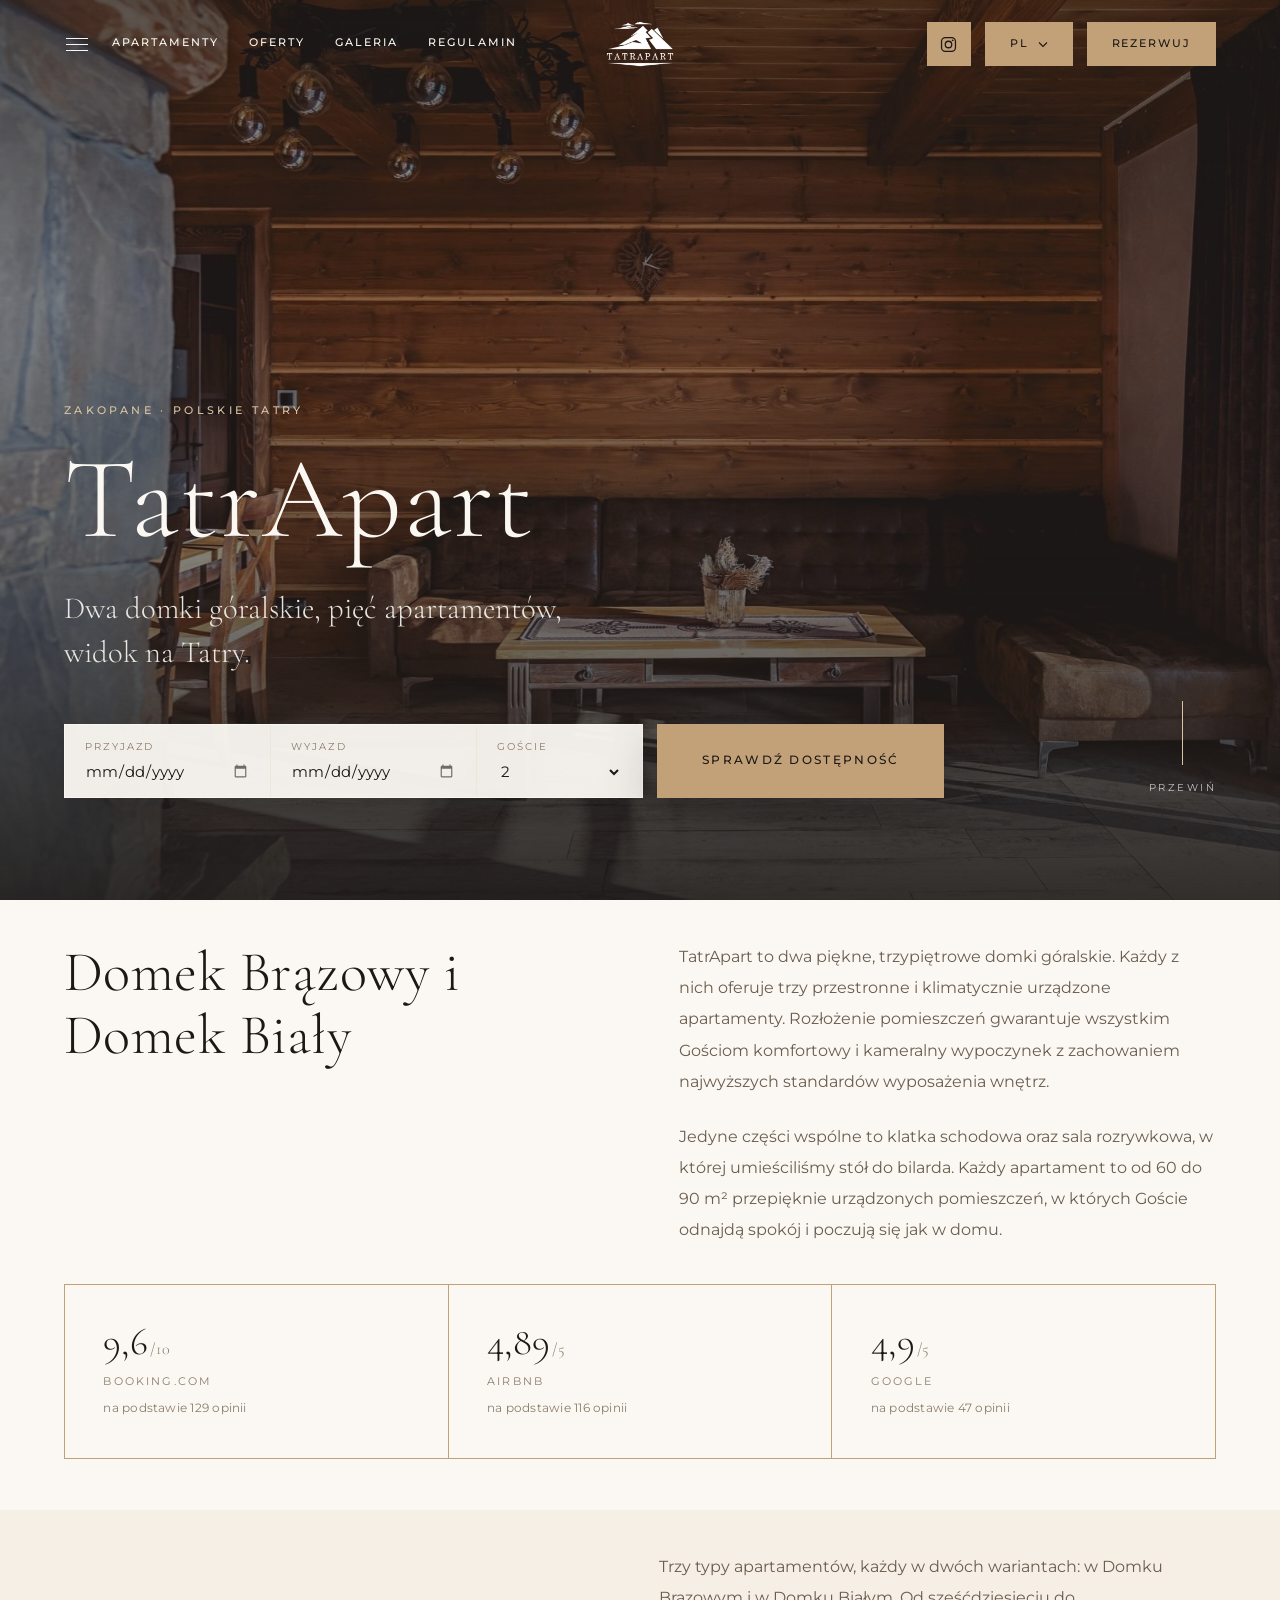
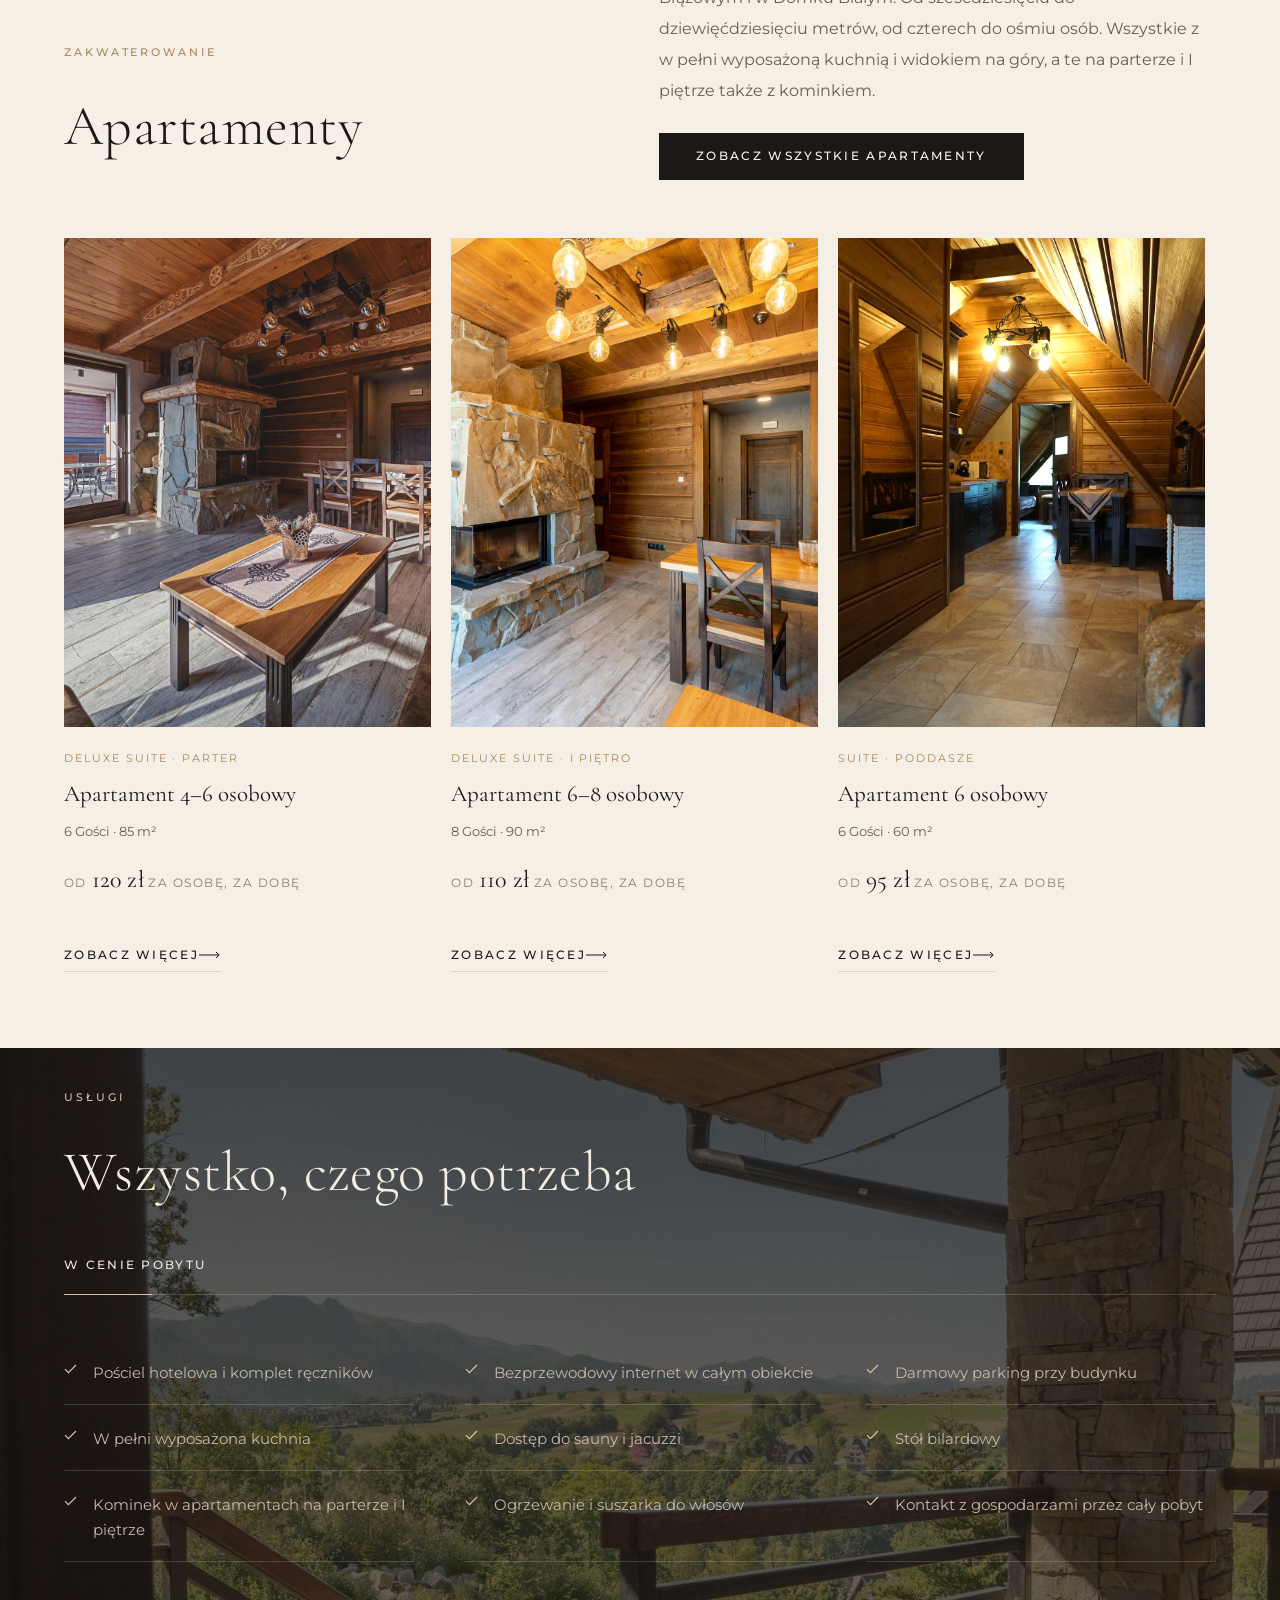
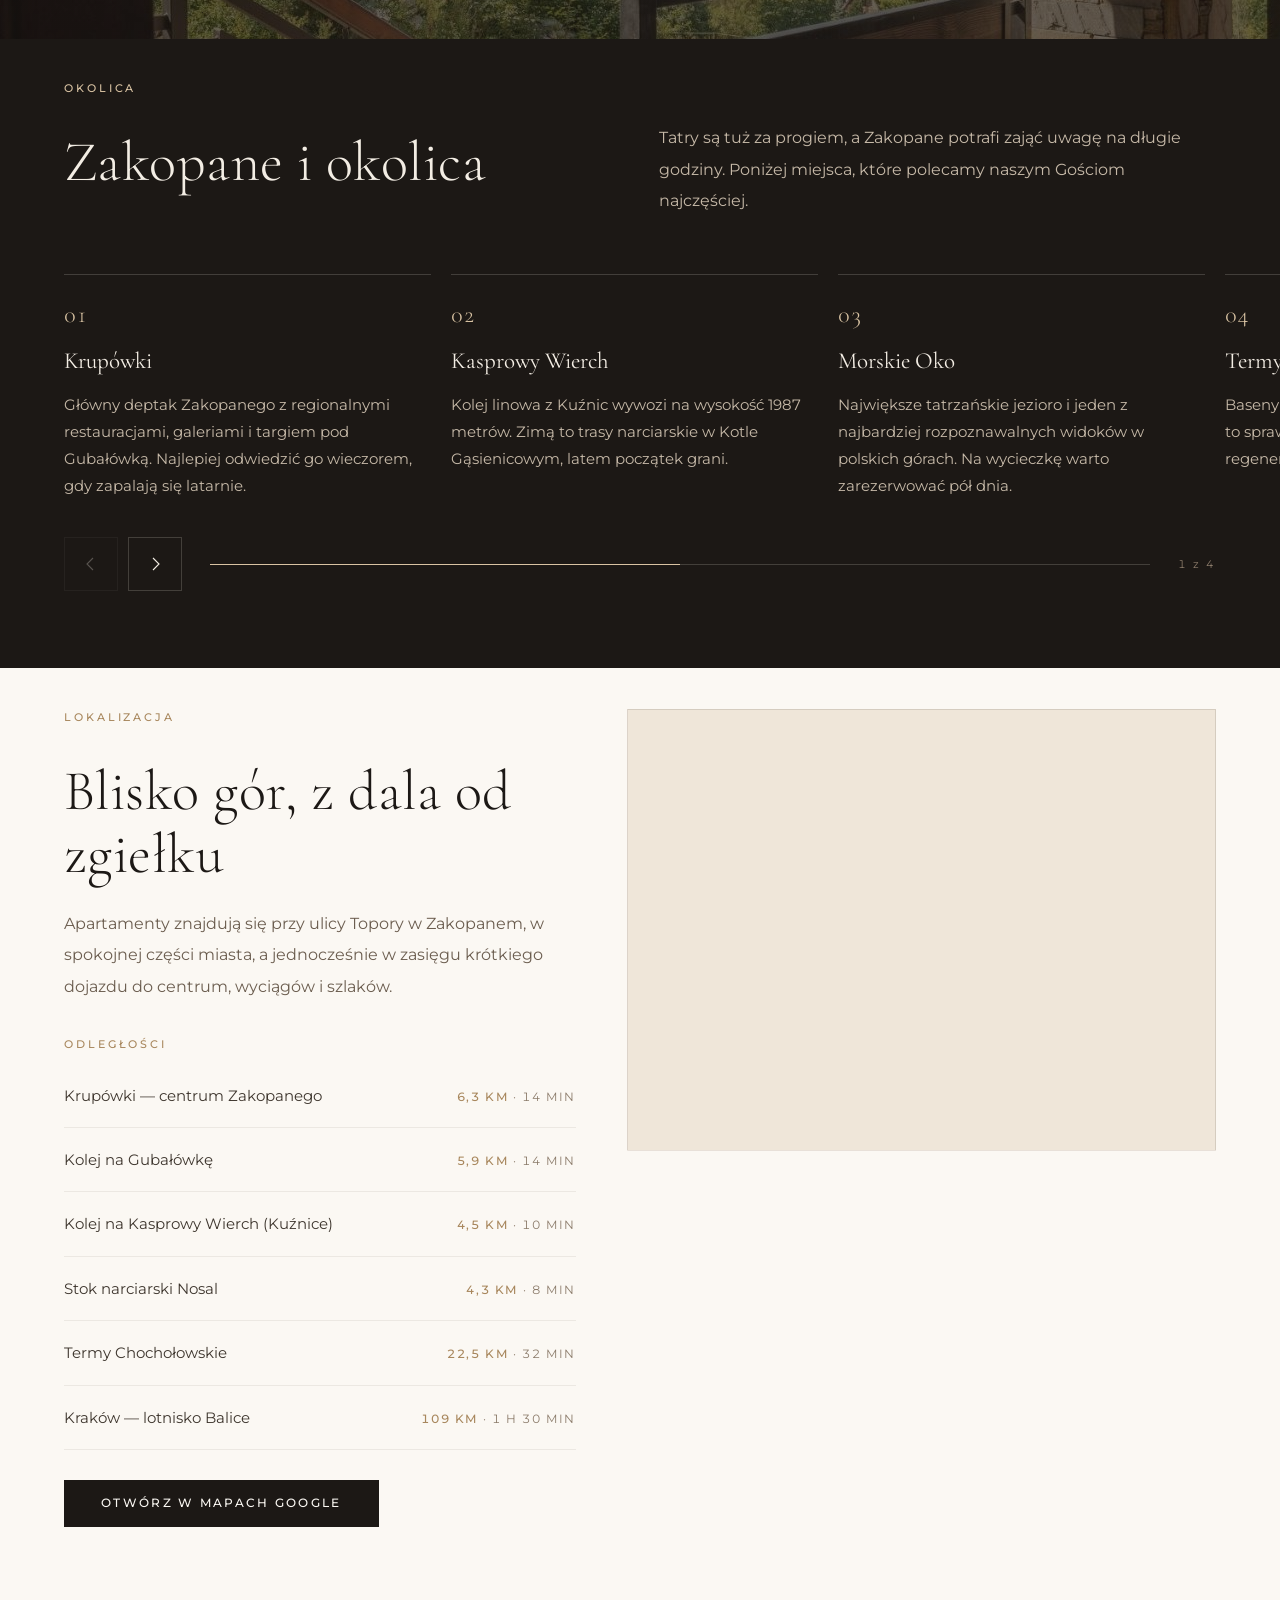
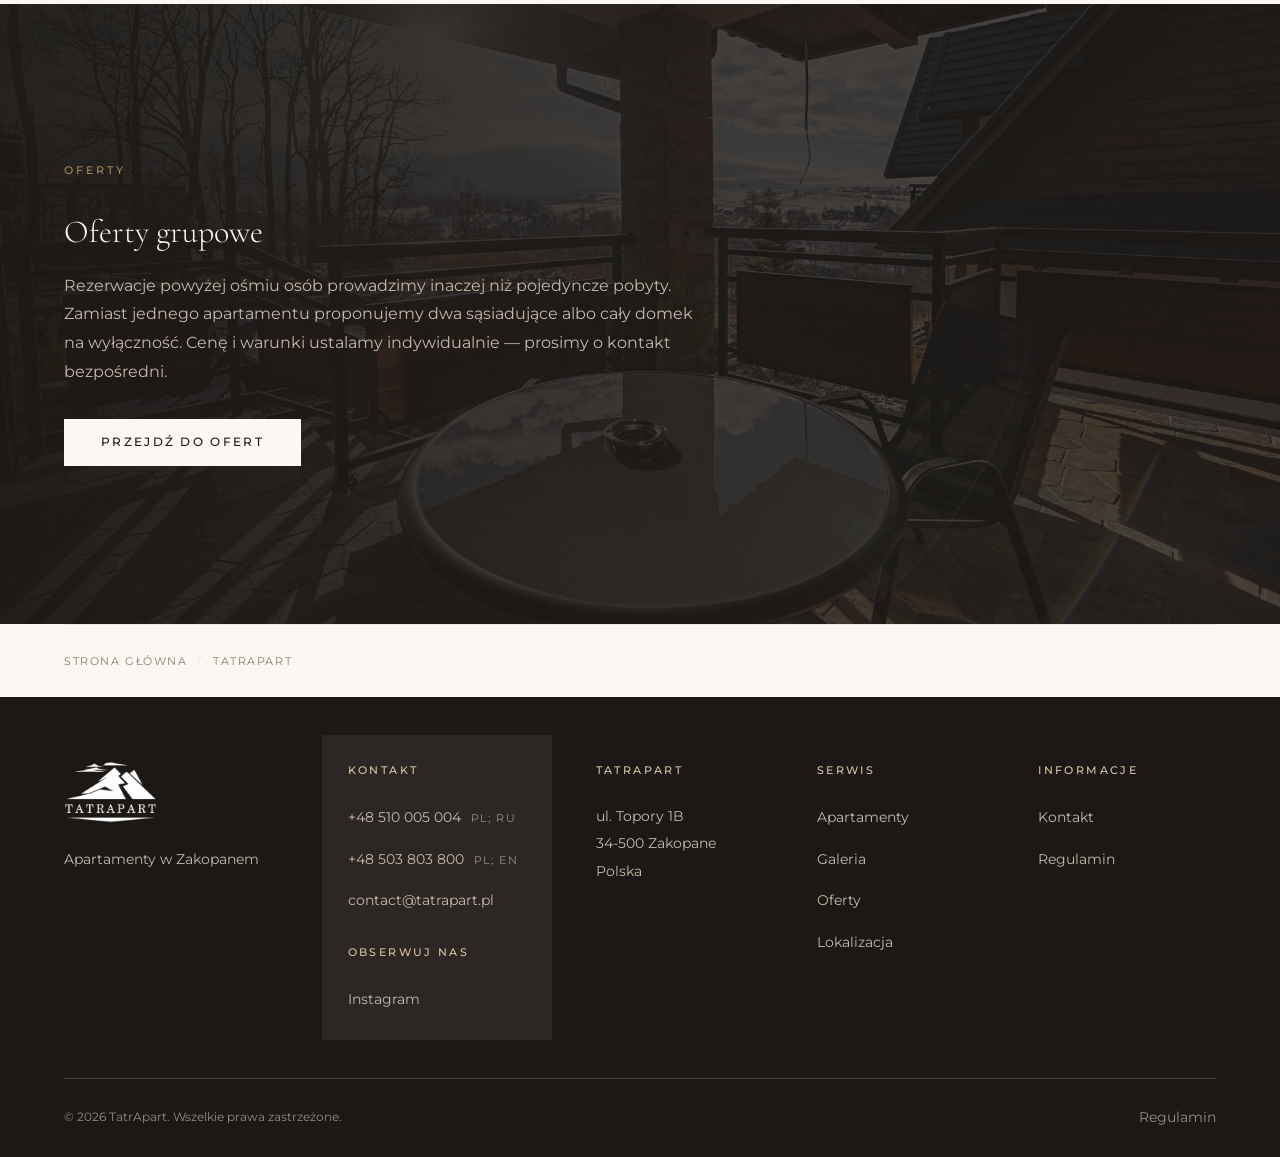
<file: index.html>
<!DOCTYPE html>
<html lang="pl">
<head>
<meta charset="utf-8">
<meta name="viewport" content="width=device-width, initial-scale=1">
<title>TatrApart — Apartamenty w Zakopanem</title>
<meta name="description" content="Dwa domki góralskie i pięć apartamentów w Zakopanem, przy ul. Topory 1B. Kominek, sauna, jacuzzi i widok na Tatry.">
<meta name="theme-color" content="#FBF8F3">

<meta property="og:type" content="website">
<meta property="og:site_name" content="TatrApart">
<meta property="og:title" content="TatrApart — Apartamenty w Zakopanem">
<meta property="og:description" content="Dwa domki góralskie i pięć apartamentów w Zakopanem, przy ul. Topory 1B. Kominek, sauna, jacuzzi i widok na Tatry.">
<meta property="og:image" content="assets/images/apartamenty/gallery/gallery-05.jpg">
<meta name="twitter:card" content="summary_large_image">

<link rel="icon" href="assets/images/ikony/logo-tatrapart.png">
<link rel="alternate" hreflang="pl" href="./index.html">
<link rel="alternate" hreflang="en" href="./index.html?lang=en">
<link rel="alternate" hreflang="uk" href="./index.html?lang=uk">
<link rel="alternate" hreflang="ru" href="./index.html?lang=ru">
<link rel="alternate" hreflang="x-default" href="./index.html">

<link rel="preconnect" href="https://fonts.googleapis.com">
<link rel="preconnect" href="https://fonts.gstatic.com" crossorigin>
<link href="https://fonts.googleapis.com/css2?family=Cormorant+Garamond:wght@300;400;500&family=Montserrat:wght@400;500&display=swap" rel="stylesheet">
<link rel="stylesheet" href="assets/css/style.css">
<script>document.documentElement.classList.add("js");</script>
</head>

<body data-page="home" data-title-key="meta.title">

<a class="skip-link" href="#main" data-i18n="nav.home">Strona główna</a>

<!-- ====================================================== NAGŁÓWEK -->
<header class="header">
  <div class="header__inner">

    <div class="header__left">
      <button class="nav-toggle" type="button" aria-expanded="false" aria-controls="overlay-nav">
        <span class="nav-toggle__bars" aria-hidden="true">
          <span class="nav-toggle__bar"></span>
          <span class="nav-toggle__bar"></span>
          <span class="nav-toggle__bar"></span>
        </span>
        <span class="nav-toggle__label" data-i18n="header.menu">Menu</span>
      </button>

      <nav class="nav-inline" aria-label="Główna nawigacja">
        <a href="apartamenty.html" data-nav="apartments" data-i18n="nav.accommodation">Apartamenty</a>
        <a href="oferty.html" data-nav="offers" data-i18n="nav.offers">Oferty</a>
        <a href="galeria.html" data-nav="gallery" data-i18n="nav.gallery">Galeria</a>
        <a href="regulamin.html" data-nav="terms" data-i18n="nav.terms">Regulamin</a>
      </nav>
    </div>

    <a class="brand" href="index.html" aria-label="TatrApart">
      <img class="brand__img" data-logo src="assets/images/ikony/logo-tatrapart.png" alt="TatrApart">
    </a>

    <div class="header__right">
      <a class="icon-btn" data-cfg-href="instagram" href="https://www.instagram.com/tatrapart/"
         target="_blank" rel="noopener" aria-label="Instagram" title="Instagram">
        <svg width="19" height="19" viewBox="0 0 24 24" fill="none" aria-hidden="true">
          <rect x="3.2" y="3.2" width="17.6" height="17.6" rx="5" stroke="currentColor" stroke-width="1.6"/>
          <circle cx="12" cy="12" r="4.1" stroke="currentColor" stroke-width="1.6"/>
          <circle cx="17.3" cy="6.7" r="1.15" fill="currentColor"/>
        </svg>
      </a>
      <div class="lang">
        <button class="lang__btn" type="button" aria-expanded="false" aria-haspopup="true">
          <span class="sr-only" data-i18n="header.language">Język</span>
          <span data-lang-current>PL</span>
          <svg class="lang__chev" width="10" height="7" viewBox="0 0 10 7" fill="none" aria-hidden="true"><path d="M1 1.5 5 5.5l4-4" stroke="currentColor" stroke-width="1.1"/></svg>
        </button>
        <div class="lang__menu" role="menu"></div>
      </div>

      <a class="btn btn--sm btn--oak btn--book" data-book=""><span data-i18n="common.book">Rezerwuj</span></a>
    </div>

  </div>
</header>

<!-- ====================================================== MENU PEŁNOEKRANOWE -->
<div class="overlay-nav" id="overlay-nav" aria-hidden="true">
  <div></div>

  <div class="overlay-nav__body">
    <nav aria-label="Menu główne">
      <ul class="overlay-nav__list">
        <li><a href="apartamenty.html" data-i18n="nav.accommodation">Apartamenty</a></li>
        <li><a href="oferty.html" data-i18n="nav.offers">Oferty</a></li>
        <li><a href="galeria.html" data-i18n="nav.gallery">Galeria</a></li>
        <li><a href="kontakt.html" data-i18n="nav.contact">Kontakt</a></li>
        <li><a href="regulamin.html" data-i18n="nav.terms">Regulamin</a></li>
      </ul>
    </nav>

    <aside class="overlay-nav__aside">
      <span class="eyebrow" data-i18n="foot.contact">Kontakt</span>
      <div class="overlay-contact">
        <a data-cfg-href="phone" href="#"><span data-cfg="phone">+48 510 005 004</span></a>
        <a data-cfg-href="phone2" href="#"><span data-cfg="phone2">+48 503 803 800</span></a>
        <a data-cfg-href="email" href="#"><span data-cfg="email">contact@tatrapart.pl</span></a>
        <address style="font-style:normal;margin-top:8px">
          <span data-cfg="street">ul. Topory 1B</span><br>
          <span data-cfg="city">34-500 Zakopane</span><br>
          <span data-cfg="country">Polska</span>
        </address>
      </div>
      <div style="margin-top:34px">
        <a class="btn btn--light" data-book=""><span data-i18n="common.bookStay">Rezerwuj pobyt</span></a>
      </div>
    </aside>
  </div>

  <div class="overlay-nav__foot">
    <span>&copy; <span data-cfg="year">2026</span> <span data-cfg="name">TatrApart</span></span>
    <span class="socials">
      <a data-cfg-href="instagram" href="#" target="_blank" rel="noopener">Instagram</a>
      </span>
  </div>
</div>

<main id="main">

<!-- ====================================================== HERO -->
<section class="hero">
  <div class="hero__media">
    <img src="assets/images/apartamenty/gallery/gallery-05.jpg" alt="" fetchpriority="high">
  </div>
  <div class="hero__scrim"></div>

  <div class="hero__content">
    <span class="hero__eyebrow" data-i18n="hero.eyebrow">Zakopane · Polskie Tatry</span>
    <h1 class="hero__title" data-i18n="hero.title">TatrApart</h1>
    <p class="hero__tagline" data-i18n="hero.tagline">Dwa domki góralskie, pięć apartamentów, widok na Tatry.</p>
    <!-- Panel wyboru dat. Po kliknieciu przycisku daty i liczba osob
         jada razem z Gosciem do silnika rezerwacji Hotres. -->
    <form class="bookbox" data-bookbox>
      <div class="bookbox__panel">
        <label class="bookbox__field">
          <span class="bookbox__label" data-i18n="book.arrival">Przyjazd</span>
          <input class="bookbox__input" type="date" name="arrival" autocomplete="off">
        </label>
        <label class="bookbox__field">
          <span class="bookbox__label" data-i18n="book.departure">Wyjazd</span>
          <input class="bookbox__input" type="date" name="departure" autocomplete="off">
        </label>
        <label class="bookbox__field bookbox__field--guests">
          <span class="bookbox__label" data-i18n="book.guests">Goście</span>
          <select class="bookbox__input" name="adults"></select>
        </label>
      </div>
      <button class="btn btn--oak bookbox__go" type="submit">
        <span data-i18n="common.checkAvail">Sprawdź dostępność</span>
      </button>
      <p class="bookbox__error" data-bookbox-error hidden></p>
    </form>
  </div>

  <div class="hero__scroll" aria-hidden="true">
    <span class="line"></span>
    <span data-i18n="common.scroll">Przewiń</span>
  </div>
</section>

<!-- ====================================================== WPROWADZENIE -->
<section class="section section--milk">
  <div class="container">
    <div class="intro__grid">
      <div data-reveal>
        <h2 class="h2 measure-sm" data-i18n="intro.title">Górski dom</h2>
      </div>
      <div data-reveal data-delay="120">
        <p class="lead measure" data-i18n="intro.p1"></p>
        <p class="lead measure" style="margin-top:1.5em" data-i18n="intro.p2"></p>
      </div>
    </div>
  </div>
</section>

<!-- ====================================================== OCENY -->
<section class="section section--tight section--milk section--flush-top">
  <div class="container">
    <div class="facts facts--ratings" data-mount="ratings" data-reveal></div>
  </div>
</section>

<!-- ====================================================== APARTAMENTY -->
<section class="section section--milk2" id="apartamenty">
  <div class="container">

    <div class="feature__head">
      <div data-reveal>
        <span class="eyebrow" data-i18n="acc.eyebrow">Zakwaterowanie</span>
        <h2 class="h2" data-i18n="acc.title">Apartamenty</h2>
      </div>
      <div data-reveal data-delay="120">
        <p class="lead measure" data-i18n="acc.text"></p>
        <a class="btn" href="apartamenty.html" style="margin-top:26px">
          <span data-i18n="acc.cta">Zobacz wszystkie apartamenty</span>
        </a>
      </div>
    </div>

    <div class="carousel" data-carousel>
      <div class="carousel__viewport" role="group" aria-label="Apartamenty">
        <div class="carousel__track" data-mount="apartments-carousel"></div>
      </div>
      <div class="carousel__nav">
        <button class="c-btn" type="button" data-carousel-prev data-i18n-attr="aria-label:common.prev">
          <svg width="16" height="16" viewBox="0 0 16 16" fill="none" aria-hidden="true"><path d="M10 2 4 8l6 6" stroke="currentColor" stroke-width="1.1"/></svg>
        </button>
        <button class="c-btn" type="button" data-carousel-next data-i18n-attr="aria-label:common.next">
          <svg width="16" height="16" viewBox="0 0 16 16" fill="none" aria-hidden="true"><path d="M6 2l6 6-6 6" stroke="currentColor" stroke-width="1.1"/></svg>
        </button>
        <span class="carousel__progress"><span></span></span>
        <span class="carousel__count"></span>
      </div>
    </div>

  </div>
</section>

<!-- ====================================================== USŁUGI NA ZDJĘCIU -->
<section class="section section--dark section--shot">
  <div class="section__media">
    <img src="assets/images/apartamenty/gallery/gallery-02.jpg" alt="" loading="lazy" data-parallax="0.14">
  </div>
  <div class="section__scrim"></div>
  <div class="container">
    <div style="max-width:72ch;margin-bottom:clamp(34px,4vw,64px)" data-reveal>
      <span class="eyebrow" data-i18n="serv.eyebrow">Usługi</span>
      <h2 class="h2" data-i18n="serv.title">Wszystko, czego potrzeba</h2>
    </div>

    <div class="services" data-reveal data-delay="100">
      <h3 class="services__head" data-i18n="serv.tab1">W cenie pobytu</h3>
      <ul class="check-list" data-services="included"></ul>
    </div>
  </div>
</section>

<!-- ====================================================== OKOLICA -->
<section class="section section--dark">
  <div class="container">

    <div class="feature__head">
      <div data-reveal>
        <span class="eyebrow" data-i18n="near.eyebrow">Okolica</span>
        <h2 class="h2" data-i18n="near.title">Zakopane i okolica</h2>
      </div>
      <div data-reveal data-delay="120">
        <p class="lead measure" data-i18n="near.text"></p>
      </div>
    </div>

    <div class="carousel" data-carousel>
      <div class="carousel__viewport" role="group" aria-label="Zakopane i okolica">
        <div class="carousel__track" data-mount="nearby"></div>
      </div>
      <div class="carousel__nav">
        <button class="c-btn" type="button" data-carousel-prev data-i18n-attr="aria-label:common.prev">
          <svg width="16" height="16" viewBox="0 0 16 16" fill="none" aria-hidden="true"><path d="M10 2 4 8l6 6" stroke="currentColor" stroke-width="1.1"/></svg>
        </button>
        <button class="c-btn" type="button" data-carousel-next data-i18n-attr="aria-label:common.next">
          <svg width="16" height="16" viewBox="0 0 16 16" fill="none" aria-hidden="true"><path d="M6 2l6 6-6 6" stroke="currentColor" stroke-width="1.1"/></svg>
        </button>
        <span class="carousel__progress"><span></span></span>
        <span class="carousel__count"></span>
      </div>
    </div>

  </div>
</section>

<!-- ====================================================== LOKALIZACJA -->
<section class="section section--milk" id="lokalizacja">
  <div class="container">
    <div class="location__grid">

      <div data-reveal>
        <span class="eyebrow" data-i18n="loc.eyebrow">Lokalizacja</span>
        <h2 class="h2" style="margin-bottom:22px" data-i18n="loc.title">Blisko gór</h2>
        <p class="lead measure" style="margin-bottom:34px" data-i18n="loc.text"></p>

        <h3 class="eyebrow" style="margin-bottom:10px" data-i18n="loc.distances">Odległości</h3>
        <ul class="distance-list" data-mount="distances"></ul>

        <a class="btn" data-cfg-href="maps" href="#" target="_blank" rel="noopener" style="margin-top:30px">
          <span data-i18n="loc.mapCta">Otwórz w Mapach Google</span>
        </a>
      </div>

      <div class="map-frame" data-map-embed data-reveal="mask" data-delay="120"></div>

    </div>
  </div>
</section>

<!-- ====================================================== OFERTY -->
<section class="offer">
  <div class="offer__media">
    <img src="assets/images/apartamenty/gallery/gallery-10.jpg" alt="" loading="lazy">
  </div>
  <div class="container">
    <div class="offer__content" data-reveal>
      <span class="eyebrow" data-i18n="off.eyebrow">Oferty</span>
      <h3 class="h3" data-i18n="off.title">Oferty grupowe</h3>
      <p data-i18n="off.text"></p>
      <a class="btn btn--light" href="oferty.html"><span data-i18n="off.cta">Przejdź do ofert</span></a>
    </div>
  </div>
</section>

<!-- ====================================================== OPINIE -->
<section class="section section--milk" data-section="reviews">
  <div class="container">
    <div style="margin-bottom:clamp(30px,4vw,60px)" data-reveal>
      <span class="eyebrow" data-i18n="rev.eyebrow">Opinie</span>
      <h2 class="h2" data-i18n="rev.title">Głosy naszych Gości</h2>
    </div>

    <div class="carousel" data-carousel>
      <div class="carousel__viewport" role="group" aria-label="Opinie Gości">
        <div class="carousel__track" data-mount="reviews"></div>
      </div>
      <div class="carousel__nav">
        <button class="c-btn" type="button" data-carousel-prev data-i18n-attr="aria-label:common.prev">
          <svg width="16" height="16" viewBox="0 0 16 16" fill="none" aria-hidden="true"><path d="M10 2 4 8l6 6" stroke="currentColor" stroke-width="1.1"/></svg>
        </button>
        <button class="c-btn" type="button" data-carousel-next data-i18n-attr="aria-label:common.next">
          <svg width="16" height="16" viewBox="0 0 16 16" fill="none" aria-hidden="true"><path d="M6 2l6 6-6 6" stroke="currentColor" stroke-width="1.1"/></svg>
        </button>
        <span class="carousel__progress"><span></span></span>
        <span class="carousel__count"></span>
      </div>
    </div>
  </div>
</section>

<!-- ====================================================== OKRUSZKI -->
<div class="container">
  <nav class="breadcrumbs" aria-label="Ścieżka nawigacji">
    <ol>
      <li><a href="index.html" data-i18n="nav.home">Strona główna</a></li>
      <li class="sep">/</li>
      <li data-cfg="name">TatrApart</li>
    </ol>
  </nav>
</div>

</main>

<!-- ====================================================== STOPKA -->
<footer class="footer">
  <div class="container">
    <div class="footer__grid">

      <div class="footer__brand">
        <img class="brand__img" data-logo src="assets/images/ikony/logo-tatrapart.png" alt="TatrApart">
        <p style="font-size:.9rem" data-i18n="foot.tagline">Apartamenty w Zakopanem</p>
      </div>

      <div class="footer__contact">
        <h5 data-i18n="foot.contact">Kontakt</h5>
        <ul>
          <li><a data-cfg-href="phone" href="#"><span data-cfg="phone">+48 510 005 004</span></a><span class="phone-langs">PL; RU</span></li>
          <li><a data-cfg-href="phone2" href="#"><span data-cfg="phone2">+48 503 803 800</span></a><span class="phone-langs">PL; EN</span></li>
          <li><a data-cfg-href="reservations" href="#"><span data-cfg="reservations">contact@tatrapart.pl</span></a></li>
        </ul>
        <h5 style="margin-top:28px" data-i18n="foot.follow">Obserwuj nas</h5>
        <ul>
          <li><a data-cfg-href="instagram" href="#" target="_blank" rel="noopener">Instagram</a></li>
          <li><a data-cfg-href="facebook" href="#" target="_blank" rel="noopener">Facebook</a></li>
        </ul>
      </div>

      <div>
        <h5 data-cfg="name">TatrApart</h5>
        <address>
          <span data-cfg="street">ul. Topory 1B</span><br>
          <span data-cfg="city">34-500 Zakopane</span><br>
          <span data-cfg="country">Polska</span>
        </address>
      </div>

      <div>
        <h5 data-i18n="foot.explore">Serwis</h5>
        <ul>
          <li><a href="apartamenty.html" data-i18n="nav.accommodation">Apartamenty</a></li>
          <li><a href="galeria.html" data-i18n="nav.gallery">Galeria</a></li>
          <li><a href="oferty.html" data-i18n="nav.offers">Oferty</a></li>
          <li><a href="index.html#lokalizacja" data-i18n="nav.location">Lokalizacja</a></li>
        </ul>
      </div>

      <div>
        <h5 data-i18n="foot.info">Informacje</h5>
        <ul>
          <li><a href="kontakt.html" data-i18n="nav.contact">Kontakt</a></li>
          <li><a href="regulamin.html" data-i18n="foot.terms">Regulamin</a></li>
          <li><a data-cfg-href="privacy" href="#" data-i18n="foot.privacy">Polityka prywatności</a></li>
          </ul>
      </div>

    </div>
  </div>

  <div class="container">
    <div class="footer__legal">
      <span>&copy; <span data-cfg="year">2026</span> <span data-cfg="name">TatrApart</span>. <span data-i18n="foot.rights">Wszelkie prawa zastrzeżone.</span></span>
      <ul>
        <li><a data-cfg-href="privacy" href="#" data-i18n="foot.privacy">Polityka prywatności</a></li>
        <li><a href="regulamin.html" data-i18n="foot.terms">Regulamin</a></li>
      </ul>
    </div>
  </div>
</footer>

<!-- ====================================================== PASEK MOBILNY -->
<div class="book-bar">
  <span class="book-bar__label">
    <b data-cfg="name">TatrApart</b>
    <span data-i18n="foot.tagline">Apartamenty w Zakopanem</span>
  </span>
  <a class="btn btn--light btn--sm" data-book=""><span data-i18n="common.book">Rezerwuj</span></a>
</div>

<script src="assets/js/site-config.js"></script>
<script src="assets/data/ratings.js"></script>
<script src="assets/js/i18n.js"></script>
<script src="assets/js/main.js"></script>
</body>
</html>
</file>
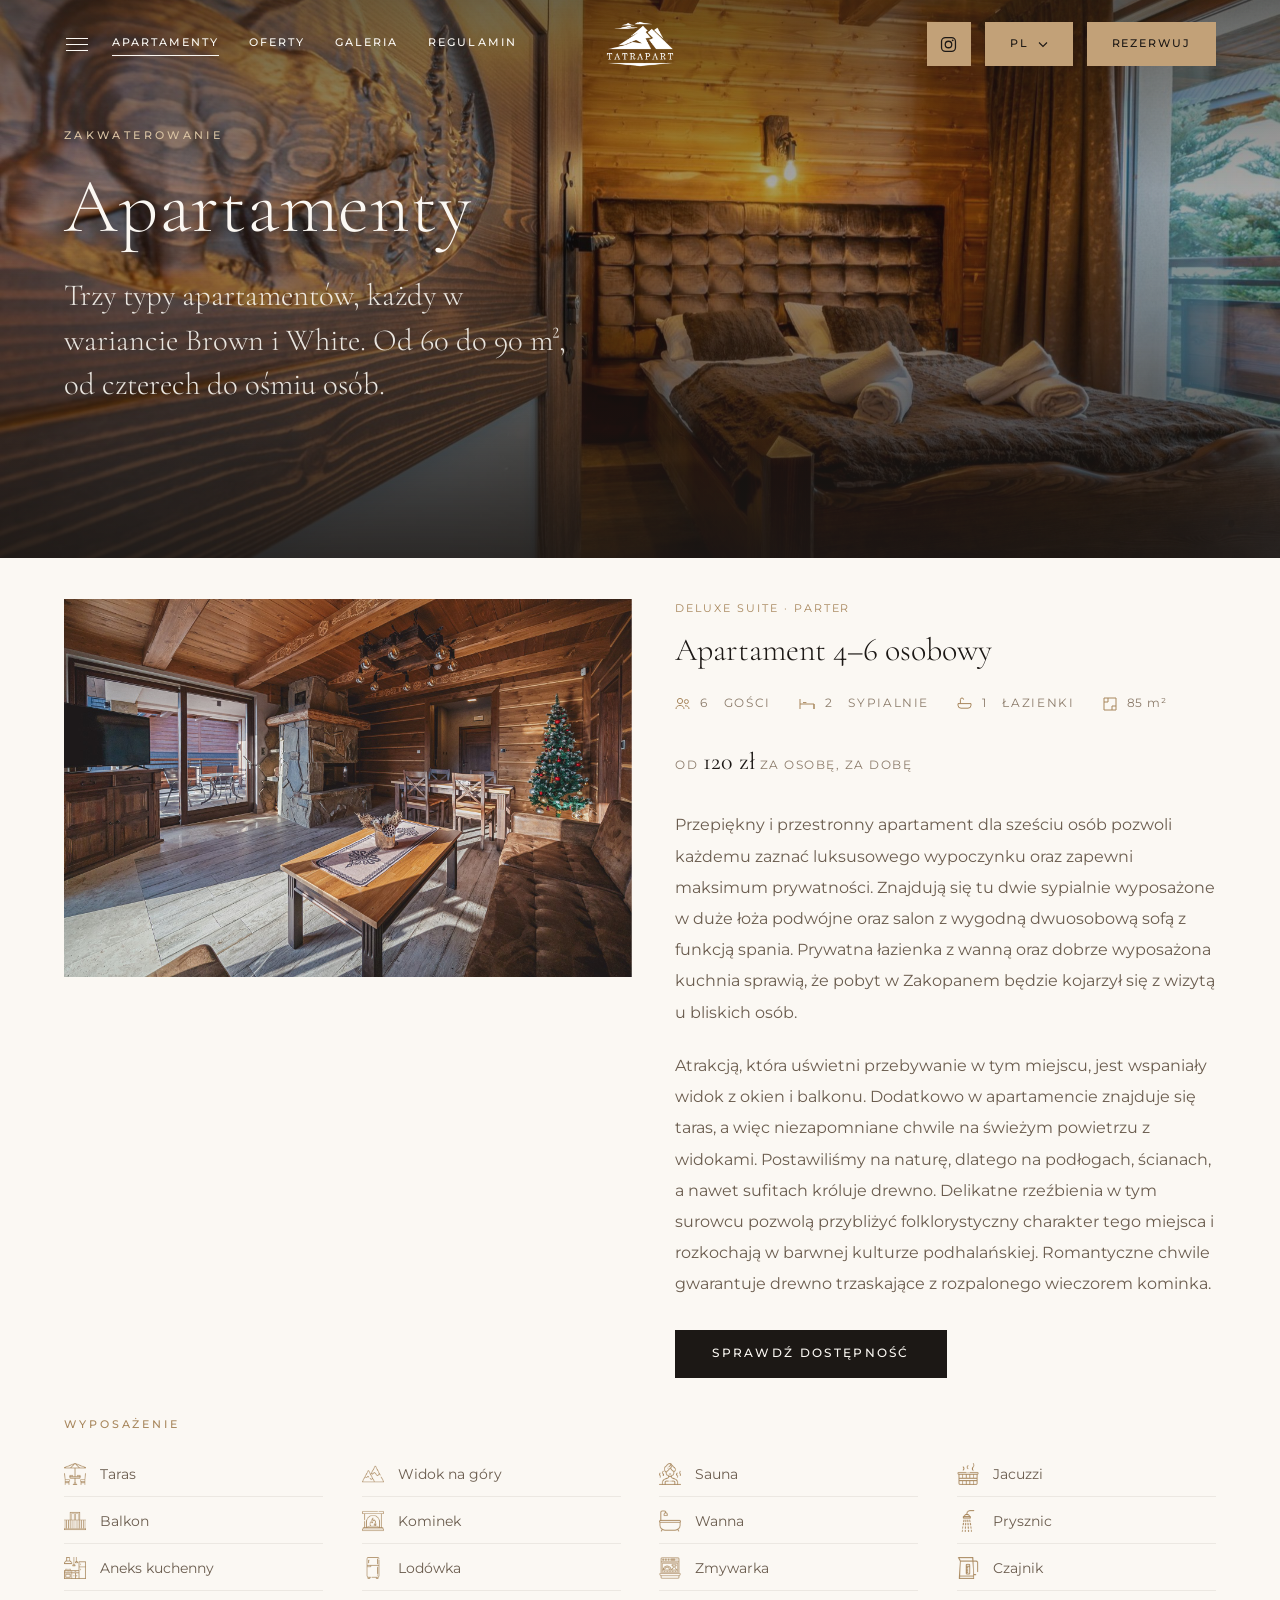
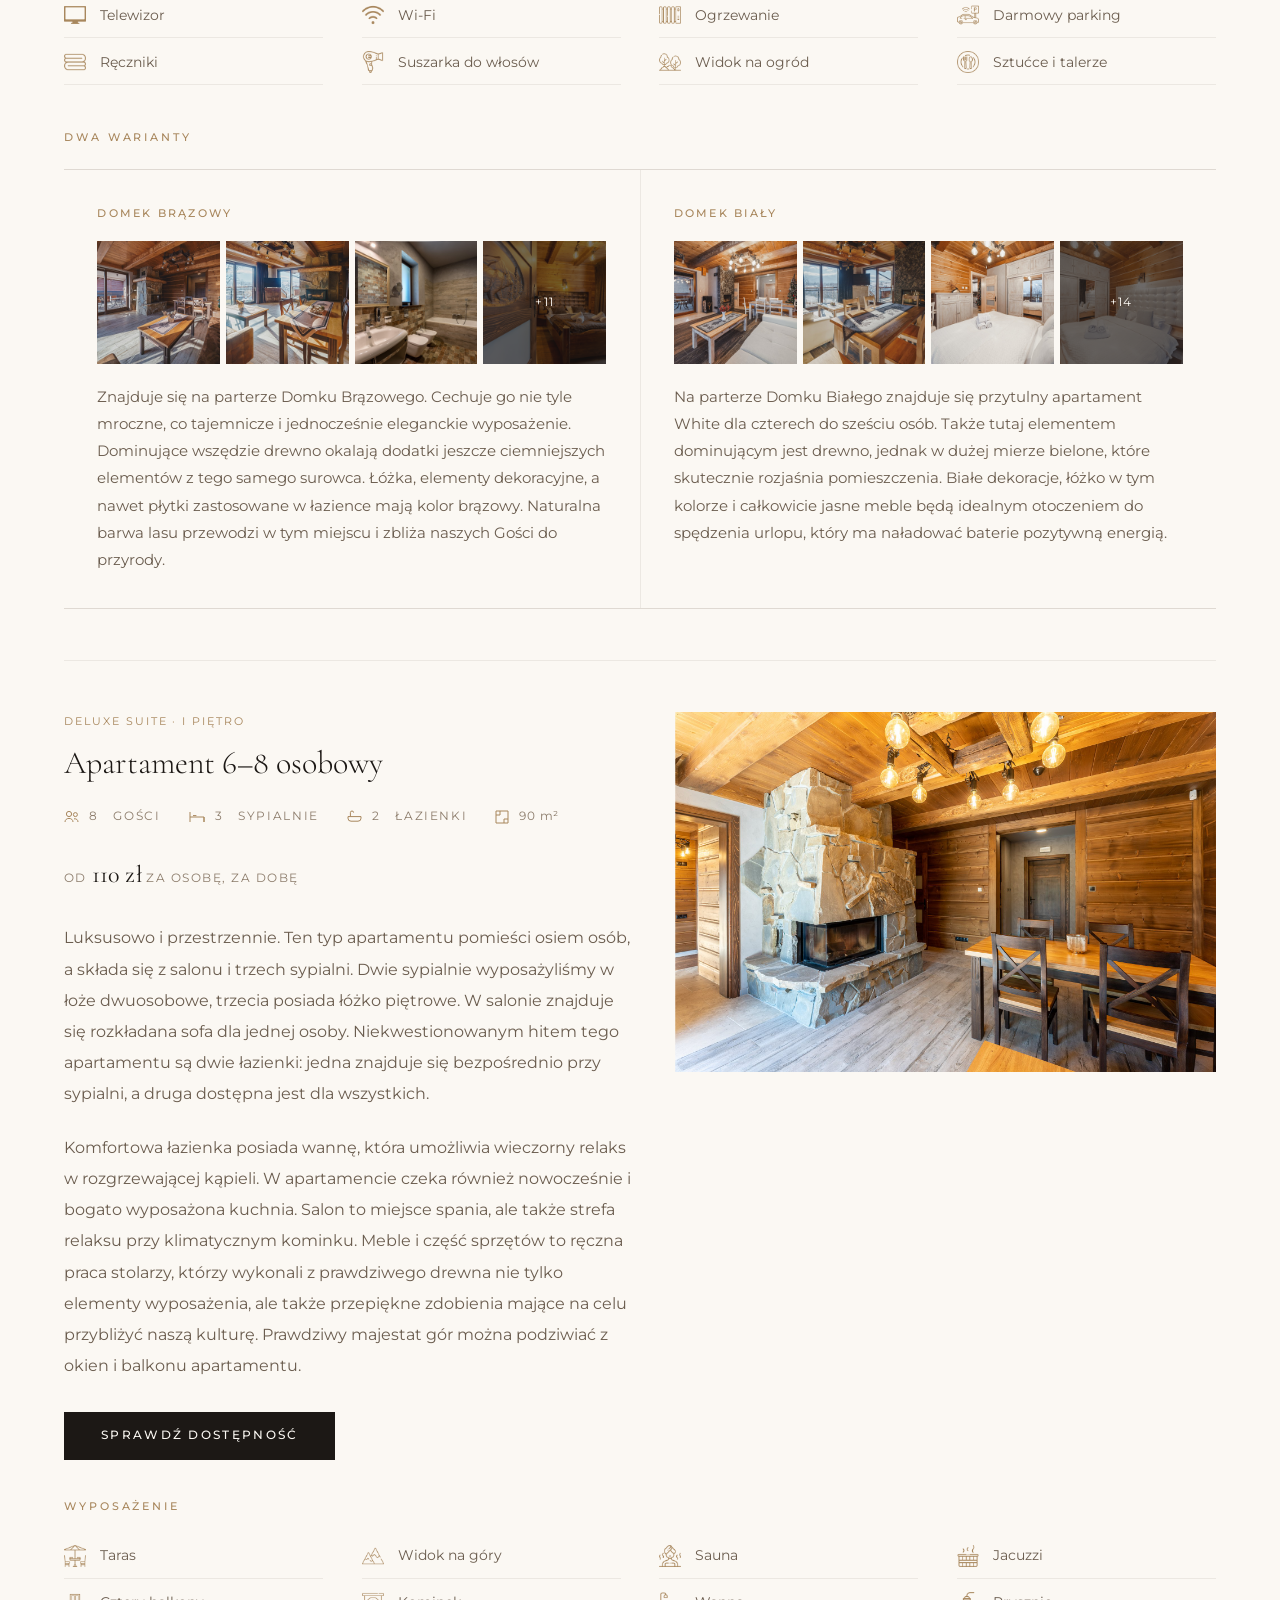
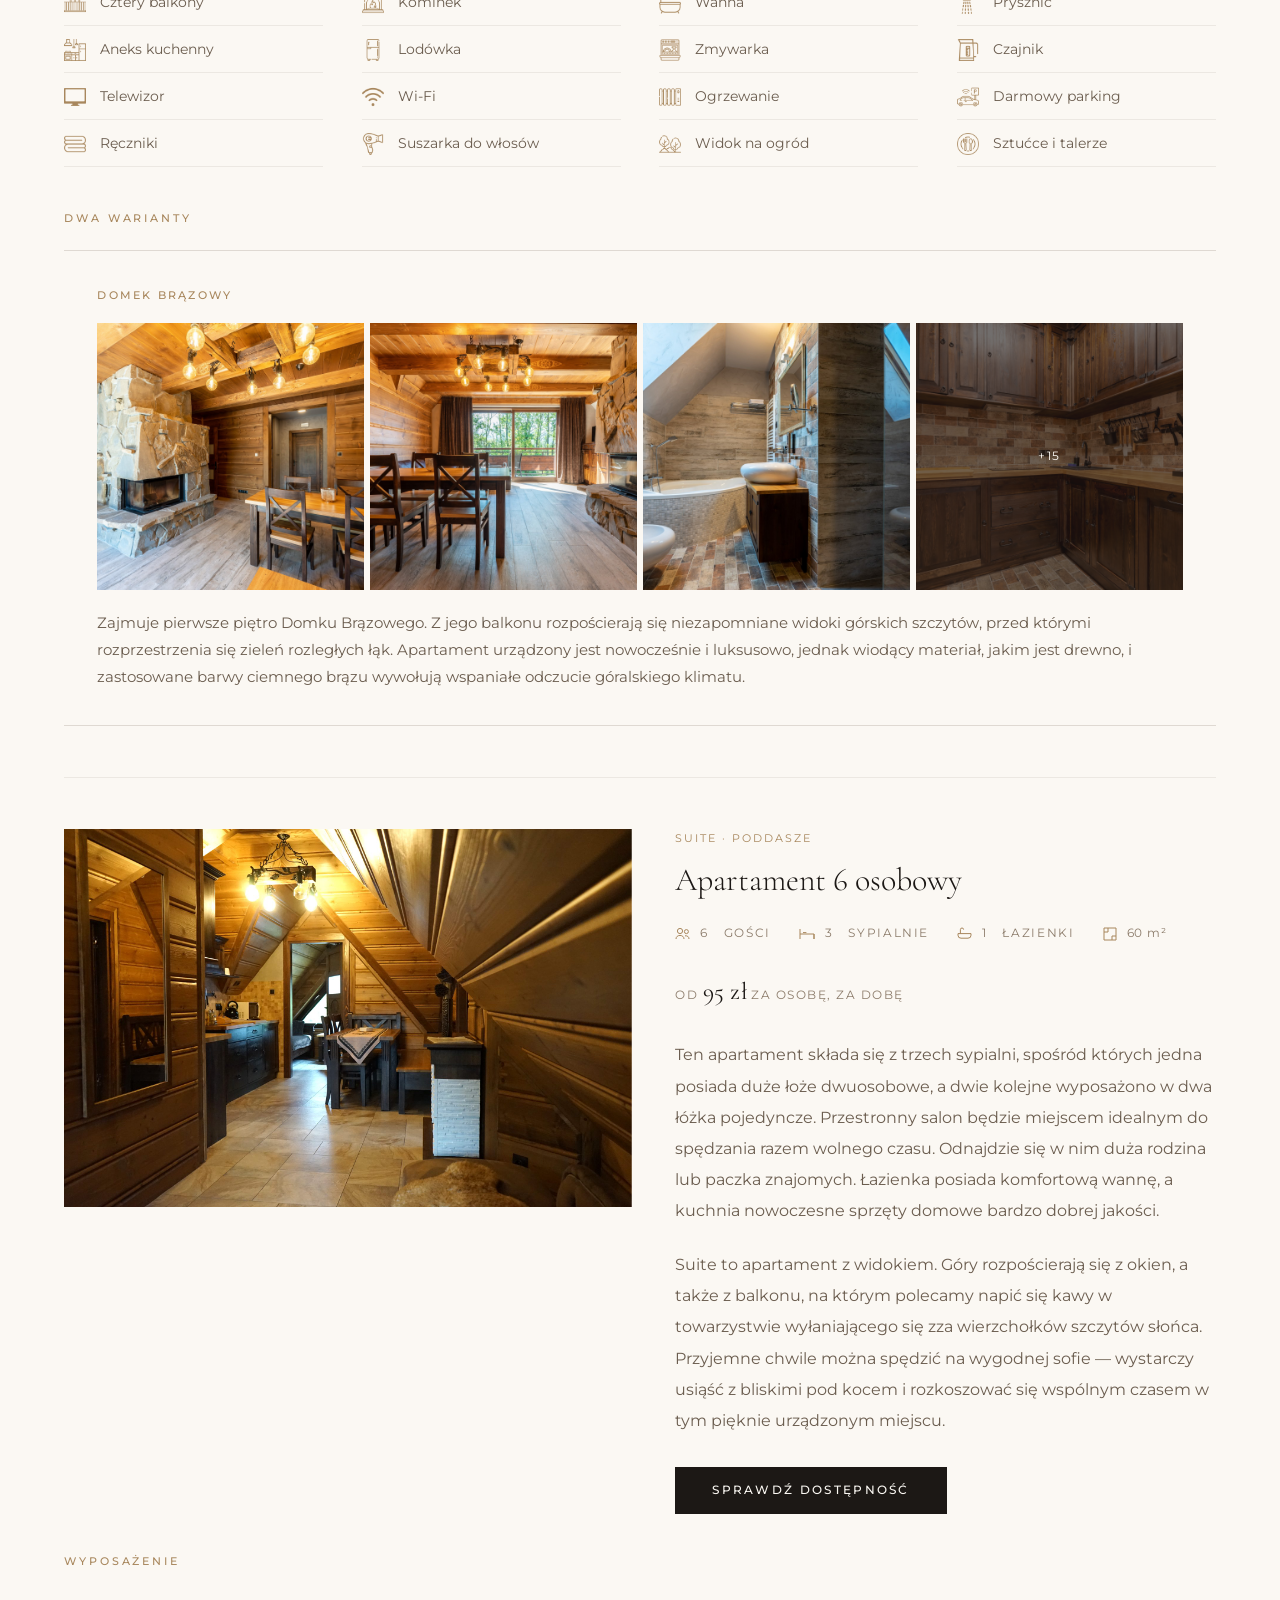
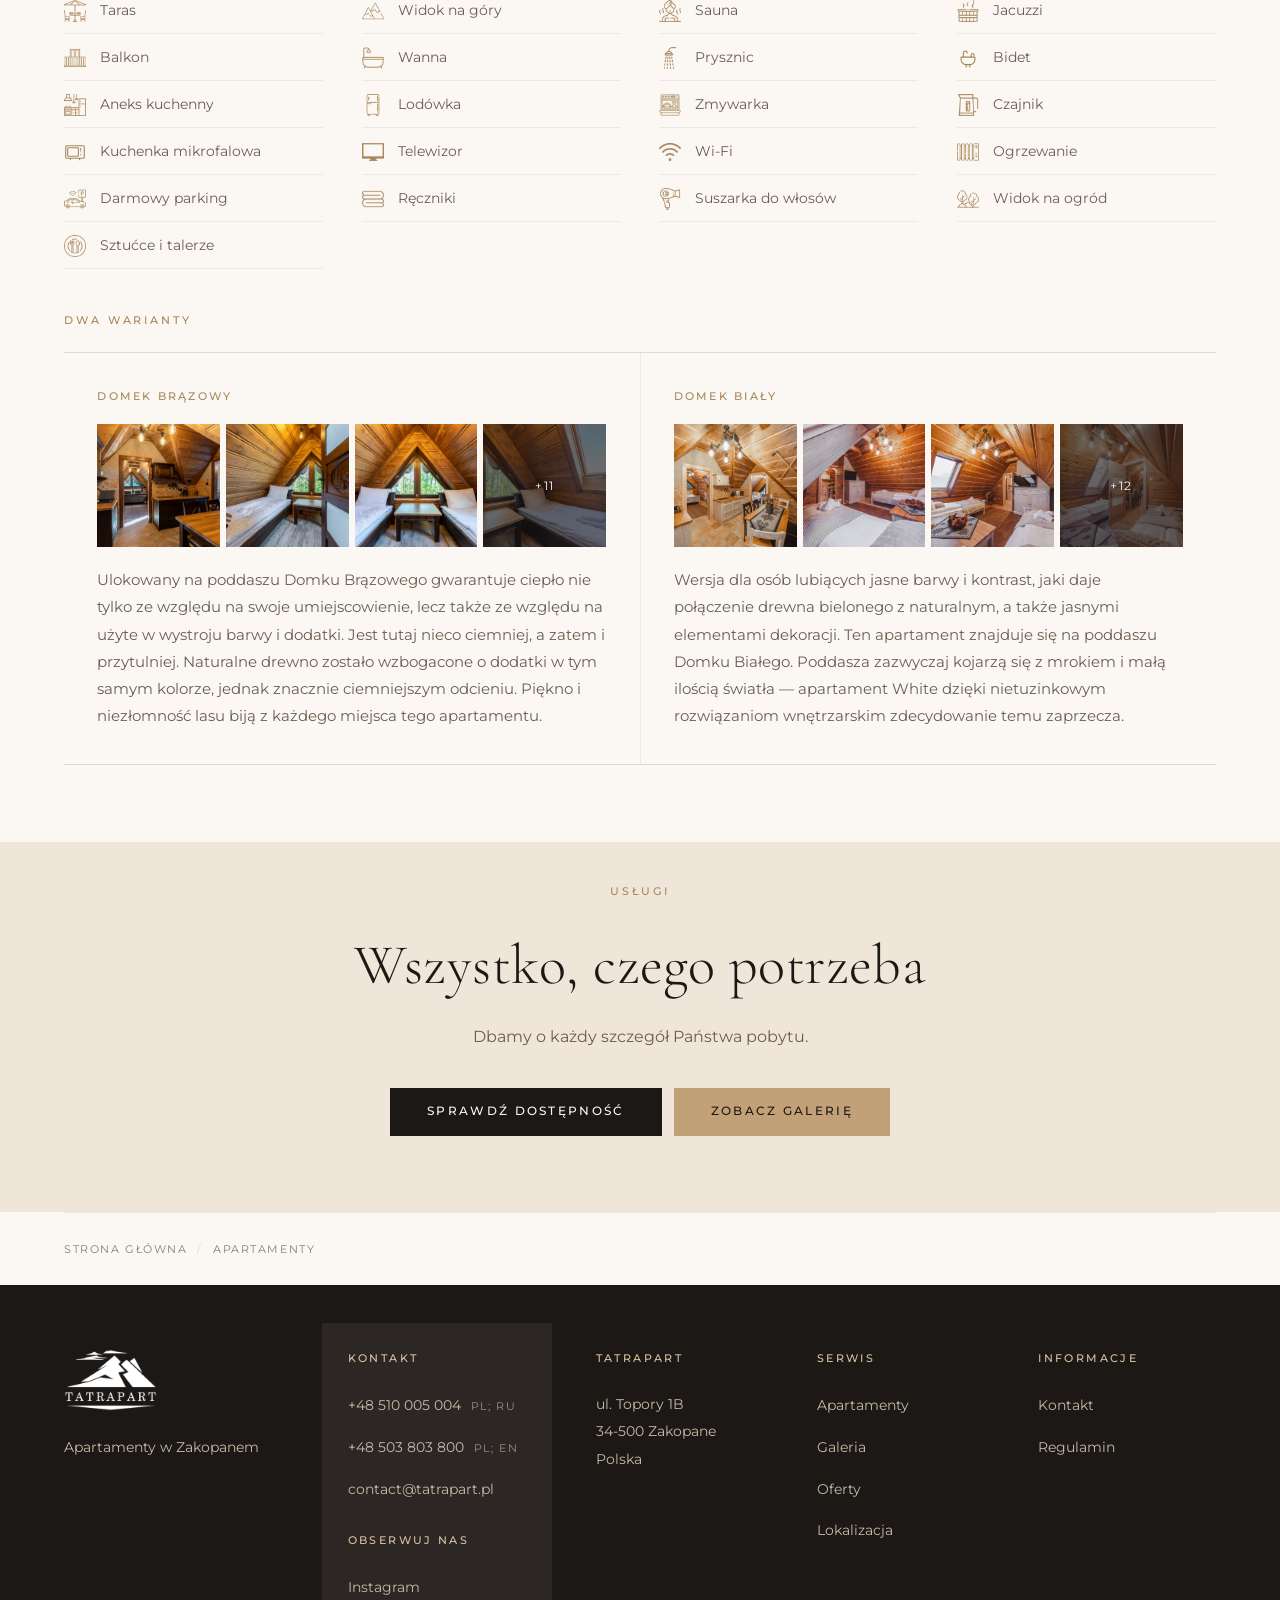
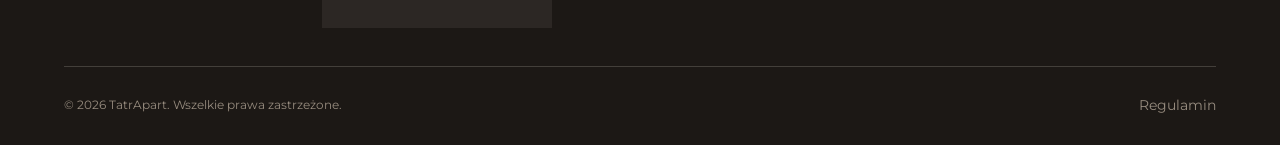
<file: apartamenty.html>
<!DOCTYPE html>
<html lang="pl">
<head>
<meta charset="utf-8">
<meta name="viewport" content="width=device-width, initial-scale=1">
<title>Apartamenty — TatrApart Zakopane</title>
<meta name="description" content="Dwa domki góralskie i pięć apartamentów w Zakopanem, przy ul. Topory 1B.">
<meta name="theme-color" content="#FBF8F3">

<meta property="og:type" content="website">
<meta property="og:site_name" content="TatrApart">
<meta property="og:title" content="Apartamenty — TatrApart Zakopane">
<meta property="og:image" content="assets/images/apartamenty/gallery/gallery-04.jpg">
<meta name="twitter:card" content="summary_large_image">

<link rel="icon" href="assets/images/ikony/logo-tatrapart.png">
<link rel="alternate" hreflang="pl" href="./apartamenty.html">
<link rel="alternate" hreflang="en" href="./apartamenty.html?lang=en">
<link rel="alternate" hreflang="uk" href="./apartamenty.html?lang=uk">
<link rel="alternate" hreflang="ru" href="./apartamenty.html?lang=ru">
<link rel="alternate" hreflang="x-default" href="./apartamenty.html">

<link rel="preconnect" href="https://fonts.googleapis.com">
<link rel="preconnect" href="https://fonts.gstatic.com" crossorigin>
<link href="https://fonts.googleapis.com/css2?family=Cormorant+Garamond:wght@300;400;500&family=Montserrat:wght@400;500&display=swap" rel="stylesheet">
<link rel="stylesheet" href="assets/css/style.css">
<script>document.documentElement.classList.add("js");</script>
</head>

<body data-page="apartments" data-title-key="meta.title.apartments">

<a class="skip-link" href="#main">TatrApart</a>

<!-- ====================================================== NAGŁÓWEK -->
<header class="header">
  <div class="header__inner">

    <div class="header__left">
      <button class="nav-toggle" type="button" aria-expanded="false" aria-controls="overlay-nav">
        <span class="nav-toggle__bars" aria-hidden="true">
          <span class="nav-toggle__bar"></span>
          <span class="nav-toggle__bar"></span>
          <span class="nav-toggle__bar"></span>
        </span>
        <span class="nav-toggle__label" data-i18n="header.menu">Menu</span>
      </button>

      <nav class="nav-inline" aria-label="Główna nawigacja">
        <a href="apartamenty.html" data-nav="apartments" data-i18n="nav.accommodation">Apartamenty</a>
        <a href="oferty.html" data-nav="offers" data-i18n="nav.offers">Oferty</a>
        <a href="galeria.html" data-nav="gallery" data-i18n="nav.gallery">Galeria</a>
        <a href="regulamin.html" data-nav="terms" data-i18n="nav.terms">Regulamin</a>
      </nav>
    </div>

    <a class="brand" href="index.html" aria-label="TatrApart">
      <img class="brand__img" data-logo src="assets/images/ikony/logo-tatrapart.png" alt="TatrApart">
    </a>

    <div class="header__right">
      <a class="icon-btn" data-cfg-href="instagram" href="https://www.instagram.com/tatrapart/"
         target="_blank" rel="noopener" aria-label="Instagram" title="Instagram">
        <svg width="19" height="19" viewBox="0 0 24 24" fill="none" aria-hidden="true">
          <rect x="3.2" y="3.2" width="17.6" height="17.6" rx="5" stroke="currentColor" stroke-width="1.6"/>
          <circle cx="12" cy="12" r="4.1" stroke="currentColor" stroke-width="1.6"/>
          <circle cx="17.3" cy="6.7" r="1.15" fill="currentColor"/>
        </svg>
      </a>
      <div class="lang">
        <button class="lang__btn" type="button" aria-expanded="false" aria-haspopup="true">
          <span class="sr-only" data-i18n="header.language">Język</span>
          <span data-lang-current>PL</span>
          <svg class="lang__chev" width="10" height="7" viewBox="0 0 10 7" fill="none" aria-hidden="true"><path d="M1 1.5 5 5.5l4-4" stroke="currentColor" stroke-width="1.1"/></svg>
        </button>
        <div class="lang__menu" role="menu"></div>
      </div>

      <a class="btn btn--sm btn--oak btn--book" data-book=""><span data-i18n="common.book">Rezerwuj</span></a>
    </div>

  </div>
</header>

<!-- ====================================================== MENU PEŁNOEKRANOWE -->
<div class="overlay-nav" id="overlay-nav" aria-hidden="true">
  <div></div>

  <div class="overlay-nav__body">
    <nav aria-label="Menu główne">
      <ul class="overlay-nav__list">
        <li><a href="apartamenty.html" data-i18n="nav.accommodation">Apartamenty</a></li>
        <li><a href="oferty.html" data-i18n="nav.offers">Oferty</a></li>
        <li><a href="galeria.html" data-i18n="nav.gallery">Galeria</a></li>
        <li><a href="kontakt.html" data-i18n="nav.contact">Kontakt</a></li>
        <li><a href="regulamin.html" data-i18n="nav.terms">Regulamin</a></li>
      </ul>
    </nav>

    <aside class="overlay-nav__aside">
      <span class="eyebrow" data-i18n="foot.contact">Kontakt</span>
      <div class="overlay-contact">
        <a data-cfg-href="phone" href="#"><span data-cfg="phone">+48 510 005 004</span></a>
        <a data-cfg-href="phone2" href="#"><span data-cfg="phone2">+48 503 803 800</span></a>
        <a data-cfg-href="email" href="#"><span data-cfg="email">contact@tatrapart.pl</span></a>
        <address style="font-style:normal;margin-top:8px">
          <span data-cfg="street">ul. Topory 1B</span><br>
          <span data-cfg="city">34-500 Zakopane</span><br>
          <span data-cfg="country">Polska</span>
        </address>
      </div>
      <div style="margin-top:34px">
        <a class="btn btn--light" data-book=""><span data-i18n="common.bookStay">Rezerwuj pobyt</span></a>
      </div>
    </aside>
  </div>

  <div class="overlay-nav__foot">
    <span>&copy; <span data-cfg="year">2026</span> <span data-cfg="name">TatrApart</span></span>
    <span class="socials">
      <a data-cfg-href="instagram" href="#" target="_blank" rel="noopener">Instagram</a>
      </span>
  </div>
</div>


<main id="main">

<section class="hero hero--page">
  <div class="hero__media">
    <img src="assets/images/apartamenty/gallery/gallery-03.jpg" alt="" fetchpriority="high">
  </div>
  <div class="hero__scrim"></div>
  <div class="hero__content">
    <span class="hero__eyebrow" data-i18n="acc.eyebrow">Zakwaterowanie</span>
    <h1 class="hero__title" data-i18n="page.apartments.title">Apartamenty</h1>
    <p class="hero__tagline" data-i18n="page.apartments.lead"></p>
  </div>
</section>

<section class="section section--milk">
  <div class="container">
    <div data-mount="apartments-rows"></div>
  </div>
</section>

<section class="section section--cream">
  <div class="container container--narrow" style="text-align:center">
    <span class="eyebrow" data-reveal data-i18n="serv.eyebrow">Usługi</span>
    <h2 class="h2" style="margin-bottom:24px" data-reveal data-delay="80" data-i18n="serv.title">Wszystko, czego potrzeba</h2>
    <p class="lead" style="margin-bottom:36px" data-reveal data-delay="140" data-i18n="serv.lead"></p>
    <div data-reveal data-delay="200" style="display:flex;gap:12px;justify-content:center;flex-wrap:wrap">
      <a class="btn" data-book=""><span data-i18n="common.checkAvail">Sprawdź dostępność</span></a>
      <a class="btn btn--oak" href="galeria.html"><span data-i18n="common.viewImages">Zobacz galerię</span></a>
    </div>
  </div>
</section>

<div class="container">
  <nav class="breadcrumbs" aria-label="Ścieżka nawigacji">
    <ol>
      <li><a href="index.html" data-i18n="nav.home">Strona główna</a></li>
      <li class="sep">/</li>
      <li data-i18n="nav.accommodation">Apartamenty</li>
    </ol>
  </nav>
</div>

</main>

<!-- ====================================================== STOPKA -->
<footer class="footer">
  <div class="container">
    <div class="footer__grid">

      <div class="footer__brand">
        <img class="brand__img" data-logo src="assets/images/ikony/logo-tatrapart.png" alt="TatrApart">
        <p style="font-size:.9rem" data-i18n="foot.tagline">Apartamenty w Zakopanem</p>
      </div>

      <div class="footer__contact">
        <h5 data-i18n="foot.contact">Kontakt</h5>
        <ul>
          <li><a data-cfg-href="phone" href="#"><span data-cfg="phone">+48 510 005 004</span></a><span class="phone-langs">PL; RU</span></li>
          <li><a data-cfg-href="phone2" href="#"><span data-cfg="phone2">+48 503 803 800</span></a><span class="phone-langs">PL; EN</span></li>
          <li><a data-cfg-href="reservations" href="#"><span data-cfg="reservations">contact@tatrapart.pl</span></a></li>
        </ul>
        <h5 style="margin-top:28px" data-i18n="foot.follow">Obserwuj nas</h5>
        <ul>
          <li><a data-cfg-href="instagram" href="#" target="_blank" rel="noopener">Instagram</a></li>
          <li><a data-cfg-href="facebook" href="#" target="_blank" rel="noopener">Facebook</a></li>
        </ul>
      </div>

      <div>
        <h5 data-cfg="name">TatrApart</h5>
        <address>
          <span data-cfg="street">ul. Topory 1B</span><br>
          <span data-cfg="city">34-500 Zakopane</span><br>
          <span data-cfg="country">Polska</span>
        </address>
      </div>

      <div>
        <h5 data-i18n="foot.explore">Serwis</h5>
        <ul>
          <li><a href="apartamenty.html" data-i18n="nav.accommodation">Apartamenty</a></li>
          <li><a href="galeria.html" data-i18n="nav.gallery">Galeria</a></li>
          <li><a href="oferty.html" data-i18n="nav.offers">Oferty</a></li>
          <li><a href="index.html#lokalizacja" data-i18n="nav.location">Lokalizacja</a></li>
        </ul>
      </div>

      <div>
        <h5 data-i18n="foot.info">Informacje</h5>
        <ul>
          <li><a href="kontakt.html" data-i18n="nav.contact">Kontakt</a></li>
          <li><a href="regulamin.html" data-i18n="foot.terms">Regulamin</a></li>
          <li><a data-cfg-href="privacy" href="#" data-i18n="foot.privacy">Polityka prywatności</a></li>
          </ul>
      </div>

    </div>
  </div>

  <div class="container">
    <div class="footer__legal">
      <span>&copy; <span data-cfg="year">2026</span> <span data-cfg="name">TatrApart</span>. <span data-i18n="foot.rights">Wszelkie prawa zastrzeżone.</span></span>
      <ul>
        <li><a data-cfg-href="privacy" href="#" data-i18n="foot.privacy">Polityka prywatności</a></li>
        <li><a href="regulamin.html" data-i18n="foot.terms">Regulamin</a></li>
      </ul>
    </div>
  </div>
</footer>

<!-- ====================================================== PASEK MOBILNY -->
<div class="book-bar">
  <span class="book-bar__label">
    <b data-cfg="name">TatrApart</b>
    <span data-i18n="foot.tagline">Apartamenty w Zakopanem</span>
  </span>
  <a class="btn btn--light btn--sm" data-book=""><span data-i18n="common.book">Rezerwuj</span></a>
</div>

<script src="assets/js/site-config.js"></script>
<script src="assets/js/i18n.js"></script>
<script src="assets/js/main.js"></script>
</body>
</html>
</file>
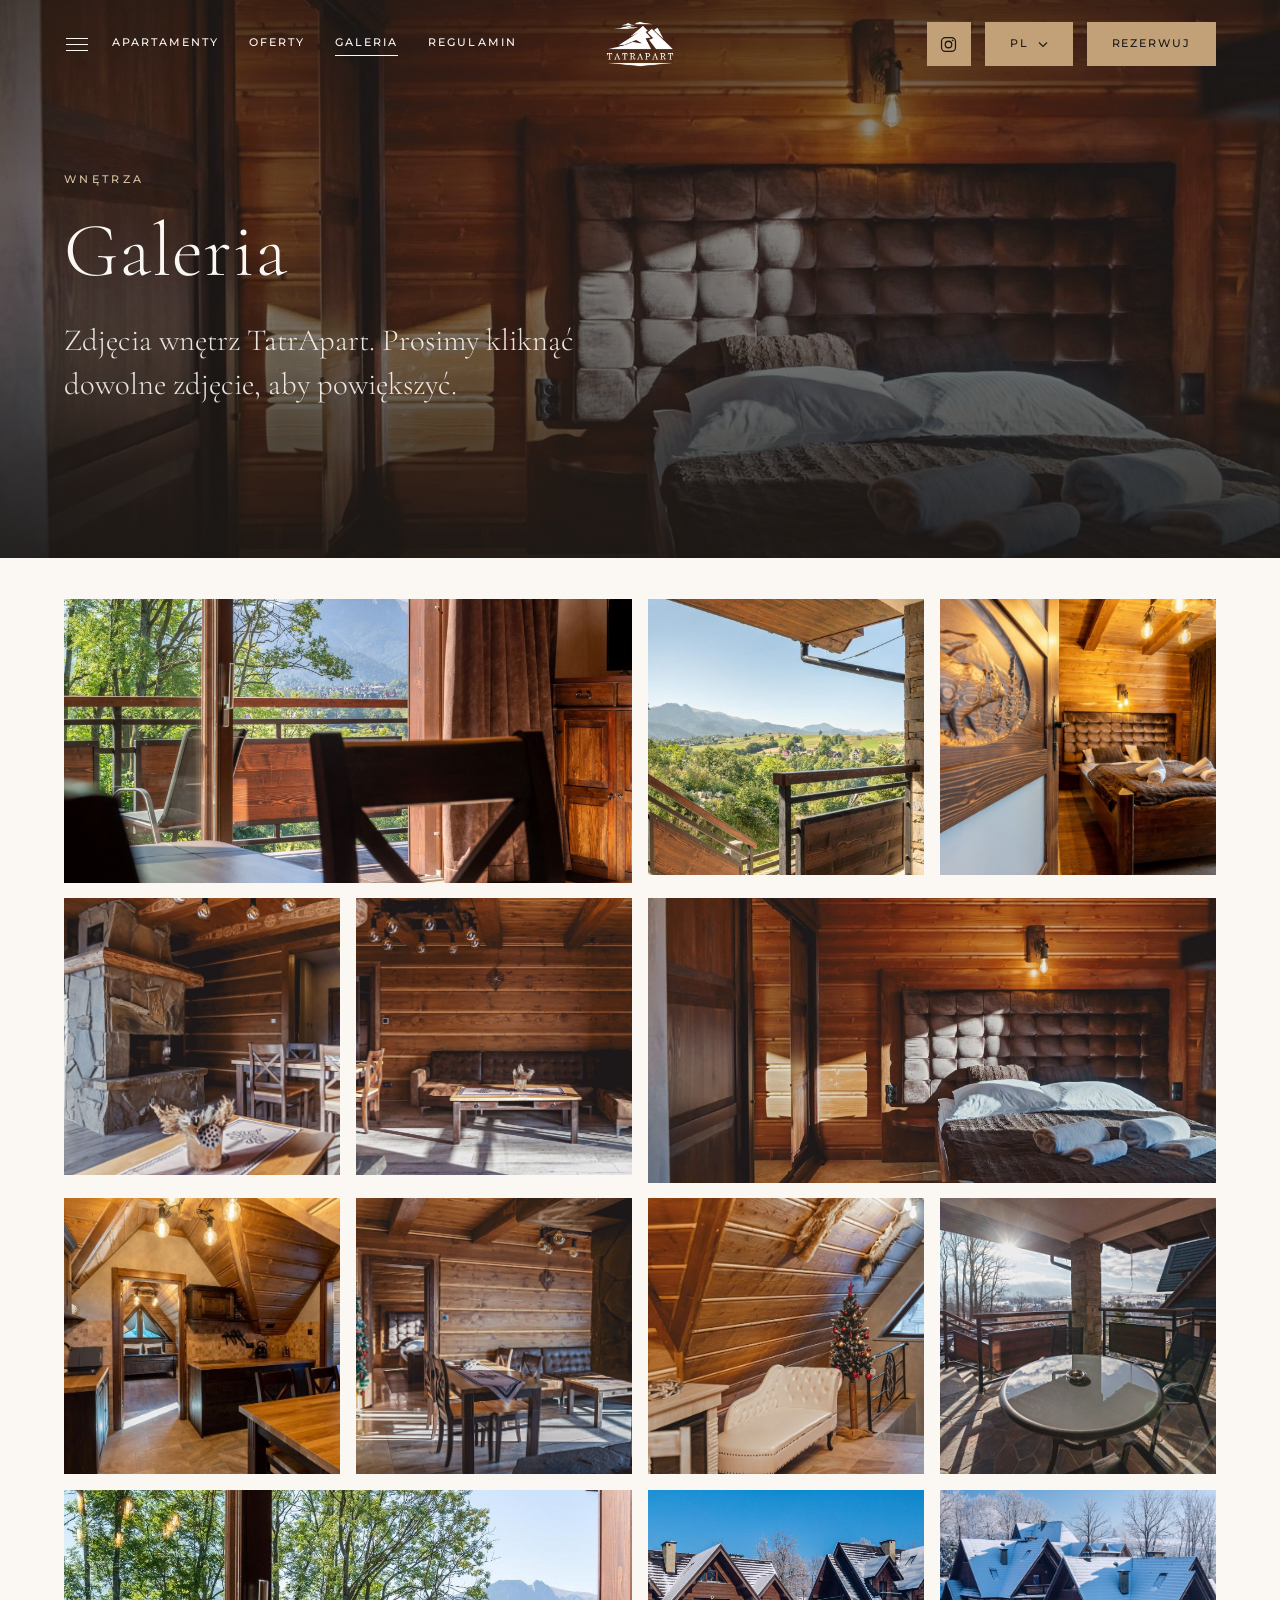
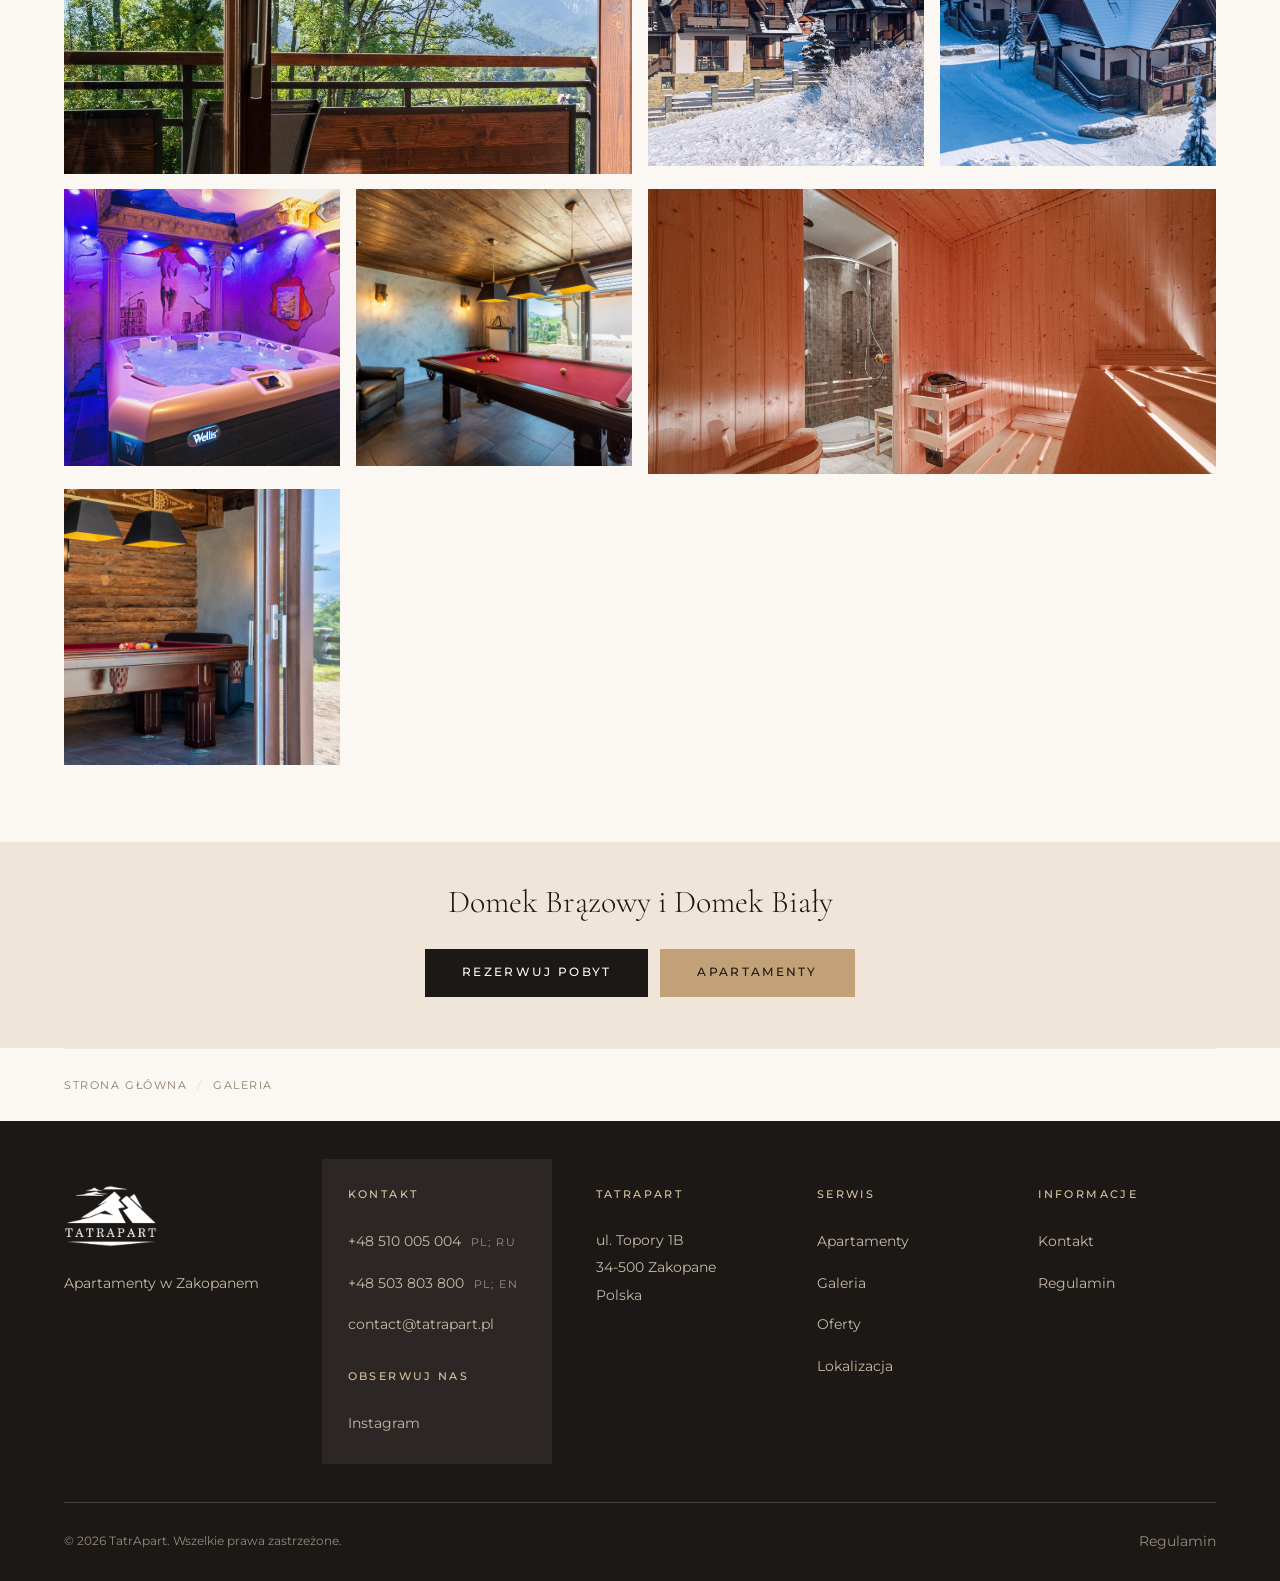
<file: galeria.html>
<!DOCTYPE html>
<html lang="pl">
<head>
<meta charset="utf-8">
<meta name="viewport" content="width=device-width, initial-scale=1">
<title>Galeria — TatrApart Zakopane</title>
<meta name="description" content="Dwa domki góralskie i pięć apartamentów w Zakopanem, przy ul. Topory 1B.">
<meta name="theme-color" content="#FBF8F3">

<meta property="og:type" content="website">
<meta property="og:site_name" content="TatrApart">
<meta property="og:title" content="Galeria — TatrApart Zakopane">
<meta property="og:image" content="assets/images/apartamenty/gallery/gallery-06.jpg">
<meta name="twitter:card" content="summary_large_image">

<link rel="icon" href="assets/images/ikony/logo-tatrapart.png">
<link rel="alternate" hreflang="pl" href="./galeria.html">
<link rel="alternate" hreflang="en" href="./galeria.html?lang=en">
<link rel="alternate" hreflang="uk" href="./galeria.html?lang=uk">
<link rel="alternate" hreflang="ru" href="./galeria.html?lang=ru">
<link rel="alternate" hreflang="x-default" href="./galeria.html">

<link rel="preconnect" href="https://fonts.googleapis.com">
<link rel="preconnect" href="https://fonts.gstatic.com" crossorigin>
<link href="https://fonts.googleapis.com/css2?family=Cormorant+Garamond:wght@300;400;500&family=Montserrat:wght@400;500&display=swap" rel="stylesheet">
<link rel="stylesheet" href="assets/css/style.css">
<script>document.documentElement.classList.add("js");</script>
</head>

<body data-page="gallery" data-title-key="meta.title.gallery">

<a class="skip-link" href="#main">TatrApart</a>

<!-- ====================================================== NAGŁÓWEK -->
<header class="header">
  <div class="header__inner">

    <div class="header__left">
      <button class="nav-toggle" type="button" aria-expanded="false" aria-controls="overlay-nav">
        <span class="nav-toggle__bars" aria-hidden="true">
          <span class="nav-toggle__bar"></span>
          <span class="nav-toggle__bar"></span>
          <span class="nav-toggle__bar"></span>
        </span>
        <span class="nav-toggle__label" data-i18n="header.menu">Menu</span>
      </button>

      <nav class="nav-inline" aria-label="Główna nawigacja">
        <a href="apartamenty.html" data-nav="apartments" data-i18n="nav.accommodation">Apartamenty</a>
        <a href="oferty.html" data-nav="offers" data-i18n="nav.offers">Oferty</a>
        <a href="galeria.html" data-nav="gallery" data-i18n="nav.gallery">Galeria</a>
        <a href="regulamin.html" data-nav="terms" data-i18n="nav.terms">Regulamin</a>
      </nav>
    </div>

    <a class="brand" href="index.html" aria-label="TatrApart">
      <img class="brand__img" data-logo src="assets/images/ikony/logo-tatrapart.png" alt="TatrApart">
    </a>

    <div class="header__right">
      <a class="icon-btn" data-cfg-href="instagram" href="https://www.instagram.com/tatrapart/"
         target="_blank" rel="noopener" aria-label="Instagram" title="Instagram">
        <svg width="19" height="19" viewBox="0 0 24 24" fill="none" aria-hidden="true">
          <rect x="3.2" y="3.2" width="17.6" height="17.6" rx="5" stroke="currentColor" stroke-width="1.6"/>
          <circle cx="12" cy="12" r="4.1" stroke="currentColor" stroke-width="1.6"/>
          <circle cx="17.3" cy="6.7" r="1.15" fill="currentColor"/>
        </svg>
      </a>
      <div class="lang">
        <button class="lang__btn" type="button" aria-expanded="false" aria-haspopup="true">
          <span class="sr-only" data-i18n="header.language">Język</span>
          <span data-lang-current>PL</span>
          <svg class="lang__chev" width="10" height="7" viewBox="0 0 10 7" fill="none" aria-hidden="true"><path d="M1 1.5 5 5.5l4-4" stroke="currentColor" stroke-width="1.1"/></svg>
        </button>
        <div class="lang__menu" role="menu"></div>
      </div>

      <a class="btn btn--sm btn--oak btn--book" data-book=""><span data-i18n="common.book">Rezerwuj</span></a>
    </div>

  </div>
</header>

<!-- ====================================================== MENU PEŁNOEKRANOWE -->
<div class="overlay-nav" id="overlay-nav" aria-hidden="true">
  <div></div>

  <div class="overlay-nav__body">
    <nav aria-label="Menu główne">
      <ul class="overlay-nav__list">
        <li><a href="apartamenty.html" data-i18n="nav.accommodation">Apartamenty</a></li>
        <li><a href="oferty.html" data-i18n="nav.offers">Oferty</a></li>
        <li><a href="galeria.html" data-i18n="nav.gallery">Galeria</a></li>
        <li><a href="kontakt.html" data-i18n="nav.contact">Kontakt</a></li>
        <li><a href="regulamin.html" data-i18n="nav.terms">Regulamin</a></li>
      </ul>
    </nav>

    <aside class="overlay-nav__aside">
      <span class="eyebrow" data-i18n="foot.contact">Kontakt</span>
      <div class="overlay-contact">
        <a data-cfg-href="phone" href="#"><span data-cfg="phone">+48 510 005 004</span></a>
        <a data-cfg-href="phone2" href="#"><span data-cfg="phone2">+48 503 803 800</span></a>
        <a data-cfg-href="email" href="#"><span data-cfg="email">contact@tatrapart.pl</span></a>
        <address style="font-style:normal;margin-top:8px">
          <span data-cfg="street">ul. Topory 1B</span><br>
          <span data-cfg="city">34-500 Zakopane</span><br>
          <span data-cfg="country">Polska</span>
        </address>
      </div>
      <div style="margin-top:34px">
        <a class="btn btn--light" data-book=""><span data-i18n="common.bookStay">Rezerwuj pobyt</span></a>
      </div>
    </aside>
  </div>

  <div class="overlay-nav__foot">
    <span>&copy; <span data-cfg="year">2026</span> <span data-cfg="name">TatrApart</span></span>
    <span class="socials">
      <a data-cfg-href="instagram" href="#" target="_blank" rel="noopener">Instagram</a>
      </span>
  </div>
</div>


<main id="main">

<section class="hero hero--page">
  <div class="hero__media">
    <img src="assets/images/apartamenty/gallery/gallery-06.jpg" alt="" fetchpriority="high">
  </div>
  <div class="hero__scrim"></div>
  <div class="hero__content">
    <span class="hero__eyebrow" data-i18n="amen.eyebrow">Wnętrza</span>
    <h1 class="hero__title" data-i18n="page.gallery.title">Galeria</h1>
    <p class="hero__tagline" data-i18n="page.gallery.lead"></p>
  </div>
</section>

<section class="section section--milk">
  <div class="container">
    <div class="gallery-grid" data-mount="gallery-grid"></div>
  </div>
</section>

<section class="section section--cream section--tight">
  <div class="container container--narrow" style="text-align:center">
    <h2 class="h3" style="margin-bottom:28px" data-reveal data-i18n="intro.title"></h2>
    <div data-reveal data-delay="120" style="display:flex;gap:12px;justify-content:center;flex-wrap:wrap">
      <a class="btn" data-book=""><span data-i18n="common.bookStay">Rezerwuj pobyt</span></a>
      <a class="btn btn--oak" href="apartamenty.html"><span data-i18n="nav.accommodation">Apartamenty</span></a>
    </div>
  </div>
</section>

<div class="container">
  <nav class="breadcrumbs" aria-label="Ścieżka nawigacji">
    <ol>
      <li><a href="index.html" data-i18n="nav.home">Strona główna</a></li>
      <li class="sep">/</li>
      <li data-i18n="nav.gallery">Galeria</li>
    </ol>
  </nav>
</div>

</main>

<!-- ====================================================== STOPKA -->
<footer class="footer">
  <div class="container">
    <div class="footer__grid">

      <div class="footer__brand">
        <img class="brand__img" data-logo src="assets/images/ikony/logo-tatrapart.png" alt="TatrApart">
        <p style="font-size:.9rem" data-i18n="foot.tagline">Apartamenty w Zakopanem</p>
      </div>

      <div class="footer__contact">
        <h5 data-i18n="foot.contact">Kontakt</h5>
        <ul>
          <li><a data-cfg-href="phone" href="#"><span data-cfg="phone">+48 510 005 004</span></a><span class="phone-langs">PL; RU</span></li>
          <li><a data-cfg-href="phone2" href="#"><span data-cfg="phone2">+48 503 803 800</span></a><span class="phone-langs">PL; EN</span></li>
          <li><a data-cfg-href="reservations" href="#"><span data-cfg="reservations">contact@tatrapart.pl</span></a></li>
        </ul>
        <h5 style="margin-top:28px" data-i18n="foot.follow">Obserwuj nas</h5>
        <ul>
          <li><a data-cfg-href="instagram" href="#" target="_blank" rel="noopener">Instagram</a></li>
          <li><a data-cfg-href="facebook" href="#" target="_blank" rel="noopener">Facebook</a></li>
        </ul>
      </div>

      <div>
        <h5 data-cfg="name">TatrApart</h5>
        <address>
          <span data-cfg="street">ul. Topory 1B</span><br>
          <span data-cfg="city">34-500 Zakopane</span><br>
          <span data-cfg="country">Polska</span>
        </address>
      </div>

      <div>
        <h5 data-i18n="foot.explore">Serwis</h5>
        <ul>
          <li><a href="apartamenty.html" data-i18n="nav.accommodation">Apartamenty</a></li>
          <li><a href="galeria.html" data-i18n="nav.gallery">Galeria</a></li>
          <li><a href="oferty.html" data-i18n="nav.offers">Oferty</a></li>
          <li><a href="index.html#lokalizacja" data-i18n="nav.location">Lokalizacja</a></li>
        </ul>
      </div>

      <div>
        <h5 data-i18n="foot.info">Informacje</h5>
        <ul>
          <li><a href="kontakt.html" data-i18n="nav.contact">Kontakt</a></li>
          <li><a href="regulamin.html" data-i18n="foot.terms">Regulamin</a></li>
          <li><a data-cfg-href="privacy" href="#" data-i18n="foot.privacy">Polityka prywatności</a></li>
          </ul>
      </div>

    </div>
  </div>

  <div class="container">
    <div class="footer__legal">
      <span>&copy; <span data-cfg="year">2026</span> <span data-cfg="name">TatrApart</span>. <span data-i18n="foot.rights">Wszelkie prawa zastrzeżone.</span></span>
      <ul>
        <li><a data-cfg-href="privacy" href="#" data-i18n="foot.privacy">Polityka prywatności</a></li>
        <li><a href="regulamin.html" data-i18n="foot.terms">Regulamin</a></li>
      </ul>
    </div>
  </div>
</footer>

<!-- ====================================================== PASEK MOBILNY -->
<div class="book-bar">
  <span class="book-bar__label">
    <b data-cfg="name">TatrApart</b>
    <span data-i18n="foot.tagline">Apartamenty w Zakopanem</span>
  </span>
  <a class="btn btn--light btn--sm" data-book=""><span data-i18n="common.book">Rezerwuj</span></a>
</div>

<script src="assets/js/site-config.js"></script>
<script src="assets/js/i18n.js"></script>
<script src="assets/js/main.js"></script>
</body>
</html>
</file>
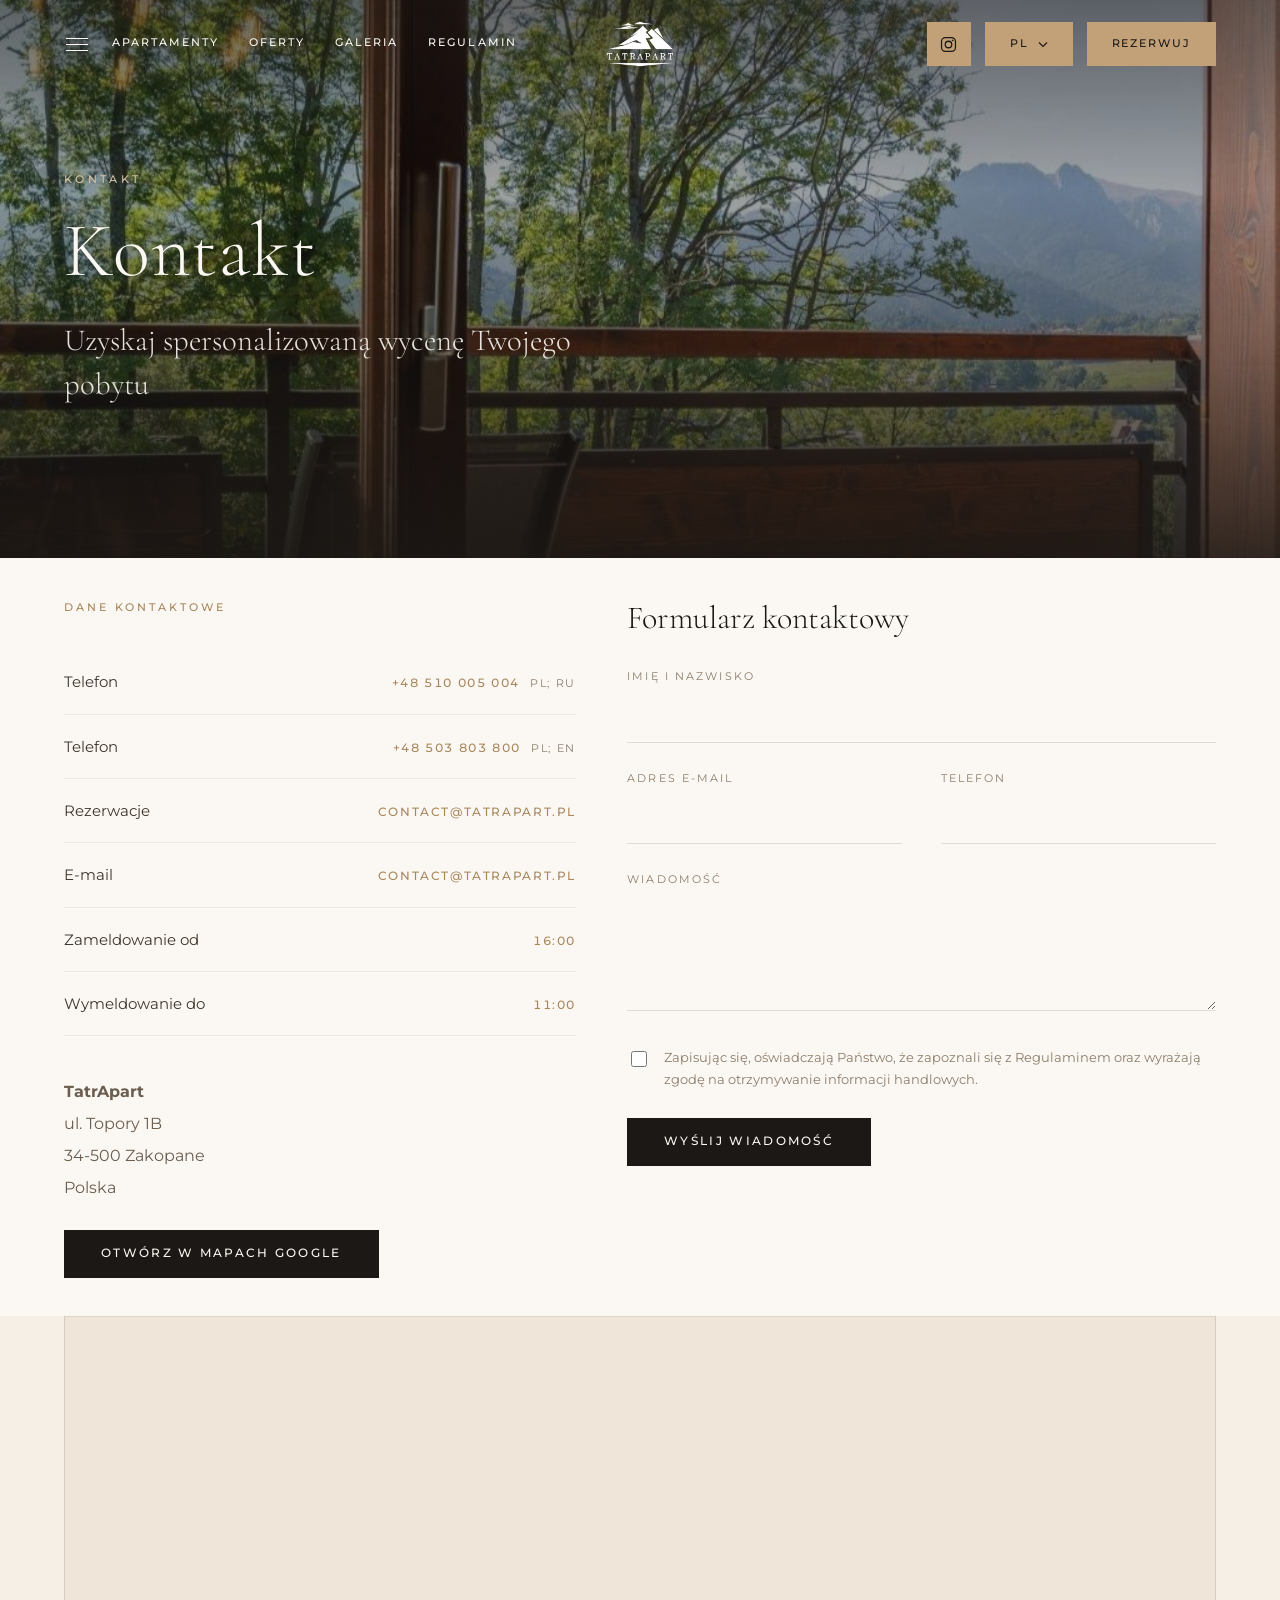
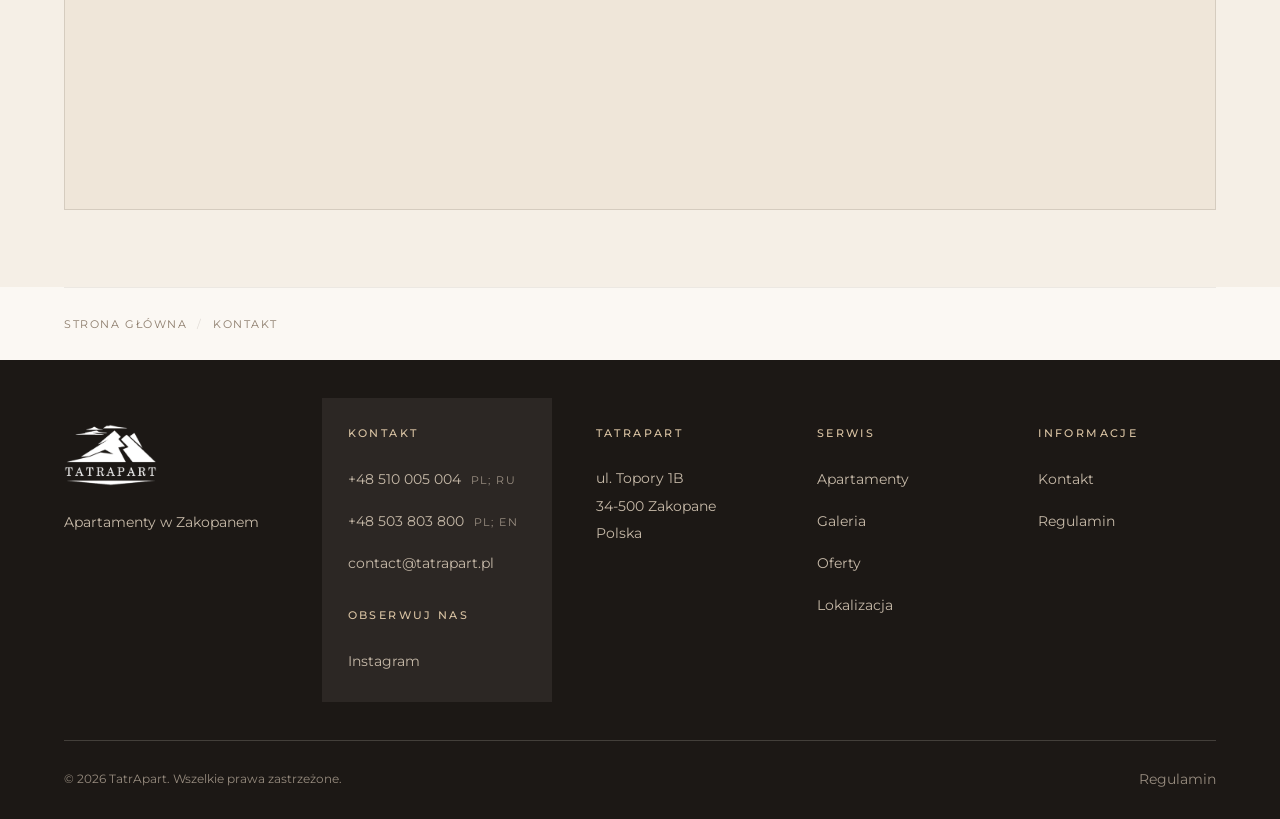
<file: kontakt.html>
<!DOCTYPE html>
<html lang="pl">
<head>
<meta charset="utf-8">
<meta name="viewport" content="width=device-width, initial-scale=1">
<title>Kontakt — TatrApart Zakopane</title>
<meta name="description" content="Dwa domki góralskie i pięć apartamentów w Zakopanem, przy ul. Topory 1B.">
<meta name="theme-color" content="#FBF8F3">

<meta property="og:type" content="website">
<meta property="og:site_name" content="TatrApart">
<meta property="og:title" content="Kontakt — TatrApart Zakopane">
<meta property="og:image" content="assets/images/apartamenty/gallery/gallery-11.jpg">
<meta name="twitter:card" content="summary_large_image">

<link rel="icon" href="assets/images/ikony/logo-tatrapart.png">
<link rel="alternate" hreflang="pl" href="./kontakt.html">
<link rel="alternate" hreflang="en" href="./kontakt.html?lang=en">
<link rel="alternate" hreflang="uk" href="./kontakt.html?lang=uk">
<link rel="alternate" hreflang="ru" href="./kontakt.html?lang=ru">
<link rel="alternate" hreflang="x-default" href="./kontakt.html">

<link rel="preconnect" href="https://fonts.googleapis.com">
<link rel="preconnect" href="https://fonts.gstatic.com" crossorigin>
<link href="https://fonts.googleapis.com/css2?family=Cormorant+Garamond:wght@300;400;500&family=Montserrat:wght@400;500&display=swap" rel="stylesheet">
<link rel="stylesheet" href="assets/css/style.css">
<script>document.documentElement.classList.add("js");</script>
</head>

<body data-page="contact" data-title-key="meta.title.contact">

<a class="skip-link" href="#main">TatrApart</a>

<!-- ====================================================== NAGŁÓWEK -->
<header class="header">
  <div class="header__inner">

    <div class="header__left">
      <button class="nav-toggle" type="button" aria-expanded="false" aria-controls="overlay-nav">
        <span class="nav-toggle__bars" aria-hidden="true">
          <span class="nav-toggle__bar"></span>
          <span class="nav-toggle__bar"></span>
          <span class="nav-toggle__bar"></span>
        </span>
        <span class="nav-toggle__label" data-i18n="header.menu">Menu</span>
      </button>

      <nav class="nav-inline" aria-label="Główna nawigacja">
        <a href="apartamenty.html" data-nav="apartments" data-i18n="nav.accommodation">Apartamenty</a>
        <a href="oferty.html" data-nav="offers" data-i18n="nav.offers">Oferty</a>
        <a href="galeria.html" data-nav="gallery" data-i18n="nav.gallery">Galeria</a>
        <a href="regulamin.html" data-nav="terms" data-i18n="nav.terms">Regulamin</a>
      </nav>
    </div>

    <a class="brand" href="index.html" aria-label="TatrApart">
      <img class="brand__img" data-logo src="assets/images/ikony/logo-tatrapart.png" alt="TatrApart">
    </a>

    <div class="header__right">
      <a class="icon-btn" data-cfg-href="instagram" href="https://www.instagram.com/tatrapart/"
         target="_blank" rel="noopener" aria-label="Instagram" title="Instagram">
        <svg width="19" height="19" viewBox="0 0 24 24" fill="none" aria-hidden="true">
          <rect x="3.2" y="3.2" width="17.6" height="17.6" rx="5" stroke="currentColor" stroke-width="1.6"/>
          <circle cx="12" cy="12" r="4.1" stroke="currentColor" stroke-width="1.6"/>
          <circle cx="17.3" cy="6.7" r="1.15" fill="currentColor"/>
        </svg>
      </a>
      <div class="lang">
        <button class="lang__btn" type="button" aria-expanded="false" aria-haspopup="true">
          <span class="sr-only" data-i18n="header.language">Język</span>
          <span data-lang-current>PL</span>
          <svg class="lang__chev" width="10" height="7" viewBox="0 0 10 7" fill="none" aria-hidden="true"><path d="M1 1.5 5 5.5l4-4" stroke="currentColor" stroke-width="1.1"/></svg>
        </button>
        <div class="lang__menu" role="menu"></div>
      </div>

      <a class="btn btn--sm btn--oak btn--book" data-book=""><span data-i18n="common.book">Rezerwuj</span></a>
    </div>

  </div>
</header>

<!-- ====================================================== MENU PEŁNOEKRANOWE -->
<div class="overlay-nav" id="overlay-nav" aria-hidden="true">
  <div></div>

  <div class="overlay-nav__body">
    <nav aria-label="Menu główne">
      <ul class="overlay-nav__list">
        <li><a href="apartamenty.html" data-i18n="nav.accommodation">Apartamenty</a></li>
        <li><a href="oferty.html" data-i18n="nav.offers">Oferty</a></li>
        <li><a href="galeria.html" data-i18n="nav.gallery">Galeria</a></li>
        <li><a href="kontakt.html" data-i18n="nav.contact">Kontakt</a></li>
        <li><a href="regulamin.html" data-i18n="nav.terms">Regulamin</a></li>
      </ul>
    </nav>

    <aside class="overlay-nav__aside">
      <span class="eyebrow" data-i18n="foot.contact">Kontakt</span>
      <div class="overlay-contact">
        <a data-cfg-href="phone" href="#"><span data-cfg="phone">+48 510 005 004</span></a>
        <a data-cfg-href="phone2" href="#"><span data-cfg="phone2">+48 503 803 800</span></a>
        <a data-cfg-href="email" href="#"><span data-cfg="email">contact@tatrapart.pl</span></a>
        <address style="font-style:normal;margin-top:8px">
          <span data-cfg="street">ul. Topory 1B</span><br>
          <span data-cfg="city">34-500 Zakopane</span><br>
          <span data-cfg="country">Polska</span>
        </address>
      </div>
      <div style="margin-top:34px">
        <a class="btn btn--light" data-book=""><span data-i18n="common.bookStay">Rezerwuj pobyt</span></a>
      </div>
    </aside>
  </div>

  <div class="overlay-nav__foot">
    <span>&copy; <span data-cfg="year">2026</span> <span data-cfg="name">TatrApart</span></span>
    <span class="socials">
      <a data-cfg-href="instagram" href="#" target="_blank" rel="noopener">Instagram</a>
      </span>
  </div>
</div>


<main id="main">

<section class="hero hero--page">
  <div class="hero__media">
    <img src="assets/images/apartamenty/gallery/gallery-11.jpg" alt="" fetchpriority="high">
  </div>
  <div class="hero__scrim"></div>
  <div class="hero__content">
    <span class="hero__eyebrow" data-i18n="foot.contact">Kontakt</span>
    <h1 class="hero__title" data-i18n="page.contact.title">Kontakt</h1>
    <p class="hero__tagline" data-i18n="page.contact.lead"></p>
  </div>
</section>

<section class="section section--milk" id="rezerwacja">
  <div class="container">
    <div class="location__grid">

      <div data-reveal>
        <span class="eyebrow" data-i18n="page.contact.details">Dane kontaktowe</span>

        <ul class="distance-list" style="margin-bottom:40px">
          <li>
            <span class="place" data-i18n="common.phone">Telefon</span>
            <span class="val"><a data-cfg-href="phone" href="#"><b data-cfg="phone">+48 000 000 000</b></a><span class="phone-langs">PL; RU</span></span>
          </li>
          <li>
            <span class="place" data-i18n="common.phone">Telefon</span>
            <span class="val"><a data-cfg-href="phone2" href="#"><b data-cfg="phone2">+48 503 803 800</b></a><span class="phone-langs">PL; EN</span></span>
          </li>
          <li>
            <span class="place" data-i18n="foot.reservations">Rezerwacje</span>
            <span class="val"><a data-cfg-href="reservations" href="#"><b data-cfg="reservations">rezerwacje@tatrapart.pl</b></a></span>
          </li>
          <li>
            <span class="place" data-i18n="common.email">E-mail</span>
            <span class="val"><a data-cfg-href="email" href="#"><b data-cfg="email">kontakt@tatrapart.pl</b></a></span>
          </li>
          <li>
            <span class="place" data-i18n="page.contact.checkin">Zameldowanie od</span>
            <span class="val"><b data-cfg="checkin">16:00</b></span>
          </li>
          <li>
            <span class="place" data-i18n="page.contact.checkout">Wymeldowanie do</span>
            <span class="val"><b data-cfg="checkout">10:00</b></span>
          </li>
        </ul>

        <address style="font-style:normal;line-height:2;color:var(--text-soft)">
          <strong data-cfg="name">Tatrapart</strong><br>
          <span data-cfg="street">ul. Przykładowa 12</span><br>
          <span data-cfg="city">34-500 Zakopane</span><br>
          <span data-cfg="country">Polska</span>
        </address>

        <a class="btn" data-cfg-href="maps" href="#" target="_blank" rel="noopener" style="margin-top:26px">
          <span data-i18n="loc.mapCta">Otwórz w Mapach Google</span>
        </a>
      </div>

      <div data-reveal data-delay="120">
        <h2 class="h3" style="margin-bottom:30px" data-i18n="page.contact.formTitle">Formularz kontaktowy</h2>

        <form data-validate data-success-key="page.contact.success">
          <div class="field">
            <label for="c-name" data-i18n="page.contact.name">Imię i nazwisko</label>
            <input id="c-name" name="name" type="text" required autocomplete="name">
            <span class="field__error"></span>
          </div>

          <div class="form-row">
            <div class="field">
              <label for="c-email" data-i18n="nl.email">Adres e-mail</label>
              <input id="c-email" name="email" type="email" required autocomplete="email">
              <span class="field__error"></span>
            </div>
            <div class="field">
              <label for="c-phone" data-i18n="common.phone">Telefon</label>
              <input id="c-phone" name="phone" type="tel" autocomplete="tel">
              <span class="field__error"></span>
            </div>
          </div>

          <div class="field">
            <label for="c-msg" data-i18n="page.contact.message">Wiadomość</label>
            <textarea id="c-msg" name="message" required></textarea>
            <span class="field__error"></span>
          </div>

          <label class="consent">
            <input type="checkbox" required>
            <span data-i18n="nl.consent"></span>
          </label>

          <button class="btn" type="submit"><span data-i18n="page.contact.send">Wyślij wiadomość</span></button>
          <p class="form-success" style="margin-top:24px" role="status"></p>
        </form>
      </div>

    </div>
  </div>
</section>

<section class="section section--milk2 section--flush-top">
  <div class="container">
    <div class="map-frame" data-map-embed data-reveal="mask" style="aspect-ratio:21/9"></div>
  </div>
</section>

<div class="container">
  <nav class="breadcrumbs" aria-label="Ścieżka nawigacji">
    <ol>
      <li><a href="index.html" data-i18n="nav.home">Strona główna</a></li>
      <li class="sep">/</li>
      <li data-i18n="nav.contact">Kontakt</li>
    </ol>
  </nav>
</div>

</main>

<!-- ====================================================== STOPKA -->
<footer class="footer">
  <div class="container">
    <div class="footer__grid">

      <div class="footer__brand">
        <img class="brand__img" data-logo src="assets/images/ikony/logo-tatrapart.png" alt="TatrApart">
        <p style="font-size:.9rem" data-i18n="foot.tagline">Apartamenty w Zakopanem</p>
      </div>

      <div class="footer__contact">
        <h5 data-i18n="foot.contact">Kontakt</h5>
        <ul>
          <li><a data-cfg-href="phone" href="#"><span data-cfg="phone">+48 510 005 004</span></a><span class="phone-langs">PL; RU</span></li>
          <li><a data-cfg-href="phone2" href="#"><span data-cfg="phone2">+48 503 803 800</span></a><span class="phone-langs">PL; EN</span></li>
          <li><a data-cfg-href="reservations" href="#"><span data-cfg="reservations">contact@tatrapart.pl</span></a></li>
        </ul>
        <h5 style="margin-top:28px" data-i18n="foot.follow">Obserwuj nas</h5>
        <ul>
          <li><a data-cfg-href="instagram" href="#" target="_blank" rel="noopener">Instagram</a></li>
          <li><a data-cfg-href="facebook" href="#" target="_blank" rel="noopener">Facebook</a></li>
        </ul>
      </div>

      <div>
        <h5 data-cfg="name">TatrApart</h5>
        <address>
          <span data-cfg="street">ul. Topory 1B</span><br>
          <span data-cfg="city">34-500 Zakopane</span><br>
          <span data-cfg="country">Polska</span>
        </address>
      </div>

      <div>
        <h5 data-i18n="foot.explore">Serwis</h5>
        <ul>
          <li><a href="apartamenty.html" data-i18n="nav.accommodation">Apartamenty</a></li>
          <li><a href="galeria.html" data-i18n="nav.gallery">Galeria</a></li>
          <li><a href="oferty.html" data-i18n="nav.offers">Oferty</a></li>
          <li><a href="index.html#lokalizacja" data-i18n="nav.location">Lokalizacja</a></li>
        </ul>
      </div>

      <div>
        <h5 data-i18n="foot.info">Informacje</h5>
        <ul>
          <li><a href="kontakt.html" data-i18n="nav.contact">Kontakt</a></li>
          <li><a href="regulamin.html" data-i18n="foot.terms">Regulamin</a></li>
          <li><a data-cfg-href="privacy" href="#" data-i18n="foot.privacy">Polityka prywatności</a></li>
          </ul>
      </div>

    </div>
  </div>

  <div class="container">
    <div class="footer__legal">
      <span>&copy; <span data-cfg="year">2026</span> <span data-cfg="name">TatrApart</span>. <span data-i18n="foot.rights">Wszelkie prawa zastrzeżone.</span></span>
      <ul>
        <li><a data-cfg-href="privacy" href="#" data-i18n="foot.privacy">Polityka prywatności</a></li>
        <li><a href="regulamin.html" data-i18n="foot.terms">Regulamin</a></li>
      </ul>
    </div>
  </div>
</footer>

<!-- ====================================================== PASEK MOBILNY -->
<div class="book-bar">
  <span class="book-bar__label">
    <b data-cfg="name">TatrApart</b>
    <span data-i18n="foot.tagline">Apartamenty w Zakopanem</span>
  </span>
  <a class="btn btn--light btn--sm" data-book=""><span data-i18n="common.book">Rezerwuj</span></a>
</div>

<script src="assets/js/site-config.js"></script>
<script src="assets/js/i18n.js"></script>
<script src="assets/js/main.js"></script>
</body>
</html>
</file>
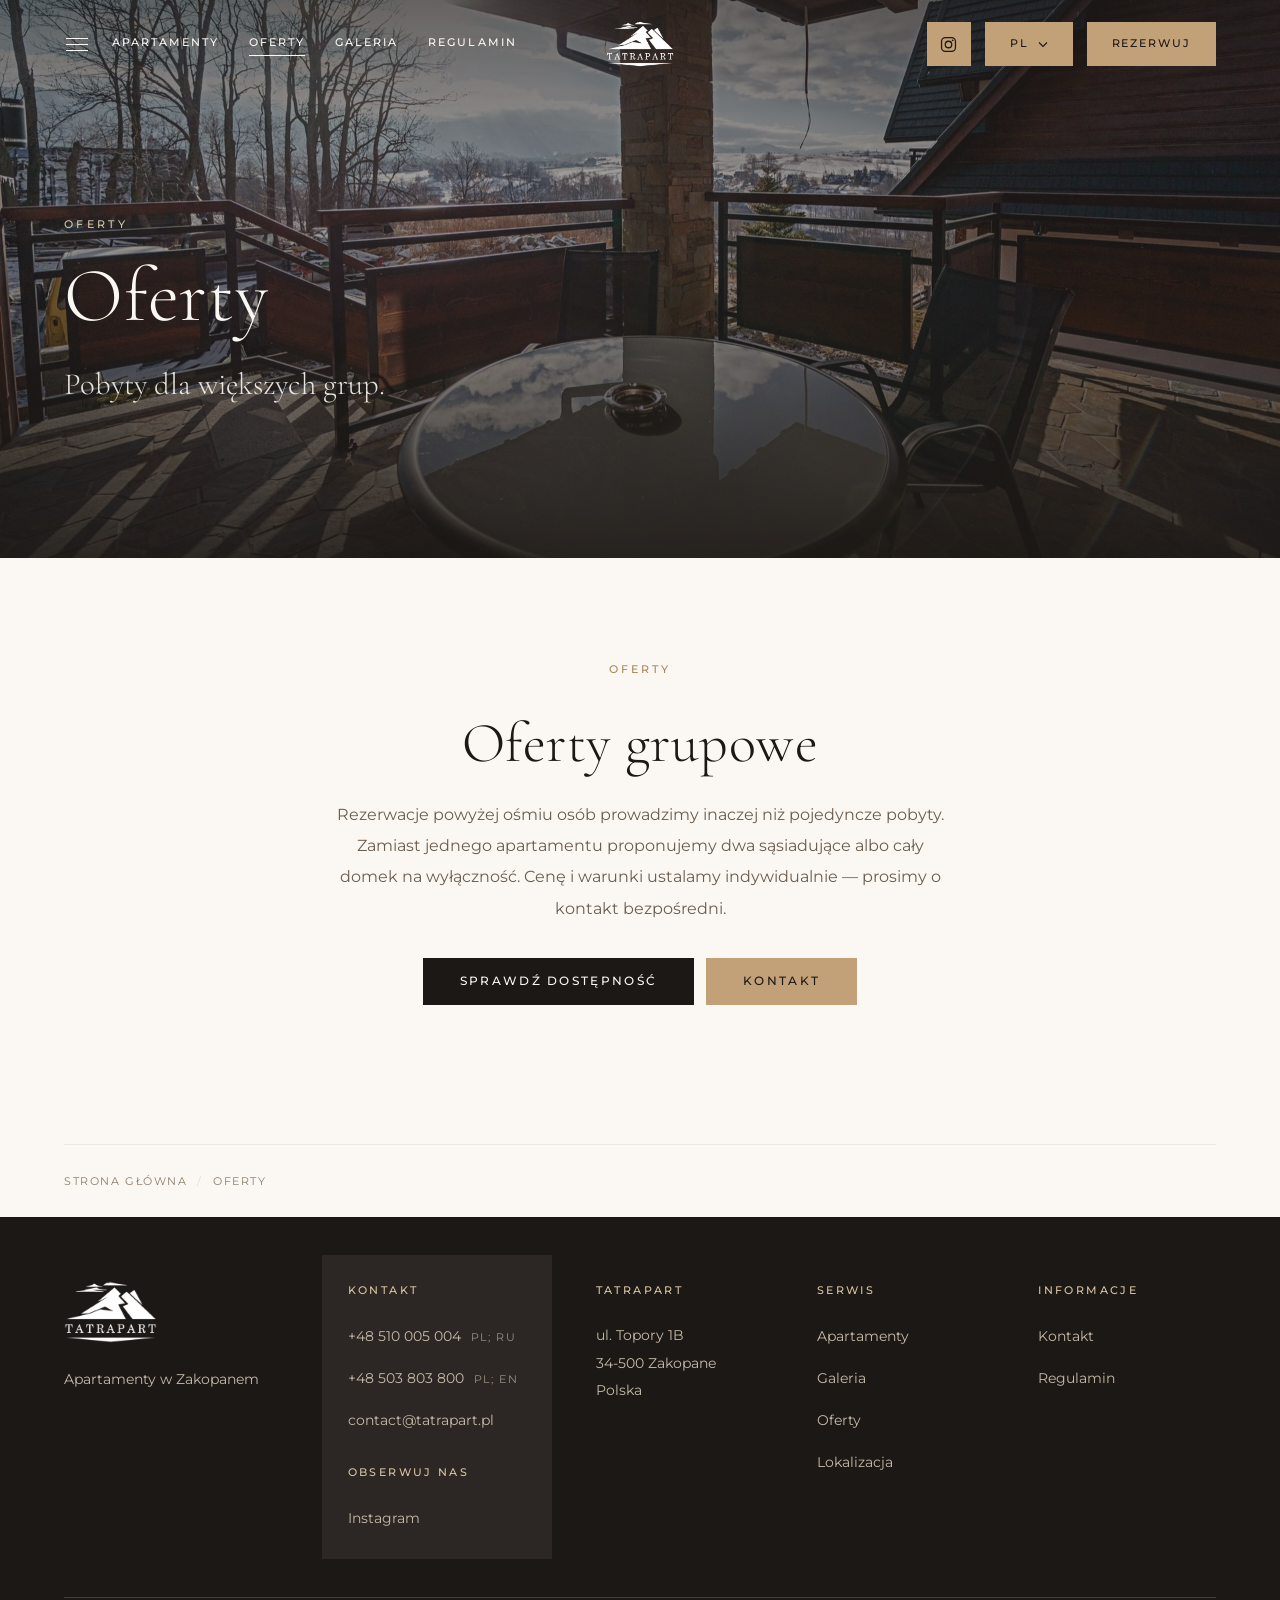
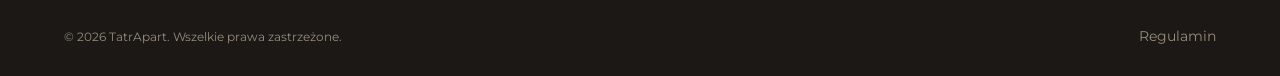
<file: oferty.html>
<!DOCTYPE html>
<html lang="pl">
<head>
<meta charset="utf-8">
<meta name="viewport" content="width=device-width, initial-scale=1">
<title>Oferty — TatrApart Zakopane</title>
<meta name="description" content="Dwa domki góralskie i pięć apartamentów w Zakopanem, przy ul. Topory 1B.">
<meta name="theme-color" content="#FBF8F3">

<meta property="og:type" content="website">
<meta property="og:site_name" content="TatrApart">
<meta property="og:title" content="Oferty — TatrApart Zakopane">
<meta property="og:image" content="assets/images/apartamenty/gallery/gallery-10.jpg">
<meta name="twitter:card" content="summary_large_image">

<link rel="icon" href="assets/images/ikony/logo-tatrapart.png">
<link rel="alternate" hreflang="pl" href="./oferty.html">
<link rel="alternate" hreflang="en" href="./oferty.html?lang=en">
<link rel="alternate" hreflang="uk" href="./oferty.html?lang=uk">
<link rel="alternate" hreflang="ru" href="./oferty.html?lang=ru">
<link rel="alternate" hreflang="x-default" href="./oferty.html">

<link rel="preconnect" href="https://fonts.googleapis.com">
<link rel="preconnect" href="https://fonts.gstatic.com" crossorigin>
<link href="https://fonts.googleapis.com/css2?family=Cormorant+Garamond:wght@300;400;500&family=Montserrat:wght@400;500&display=swap" rel="stylesheet">
<link rel="stylesheet" href="assets/css/style.css">
<script>document.documentElement.classList.add("js");</script>
</head>

<body data-page="offers" data-title-key="meta.title.offers">

<a class="skip-link" href="#main">TatrApart</a>

<!-- ====================================================== NAGŁÓWEK -->
<header class="header">
  <div class="header__inner">

    <div class="header__left">
      <button class="nav-toggle" type="button" aria-expanded="false" aria-controls="overlay-nav">
        <span class="nav-toggle__bars" aria-hidden="true">
          <span class="nav-toggle__bar"></span>
          <span class="nav-toggle__bar"></span>
          <span class="nav-toggle__bar"></span>
        </span>
        <span class="nav-toggle__label" data-i18n="header.menu">Menu</span>
      </button>

      <nav class="nav-inline" aria-label="Główna nawigacja">
        <a href="apartamenty.html" data-nav="apartments" data-i18n="nav.accommodation">Apartamenty</a>
        <a href="oferty.html" data-nav="offers" data-i18n="nav.offers">Oferty</a>
        <a href="galeria.html" data-nav="gallery" data-i18n="nav.gallery">Galeria</a>
        <a href="regulamin.html" data-nav="terms" data-i18n="nav.terms">Regulamin</a>
      </nav>
    </div>

    <a class="brand" href="index.html" aria-label="TatrApart">
      <img class="brand__img" data-logo src="assets/images/ikony/logo-tatrapart.png" alt="TatrApart">
    </a>

    <div class="header__right">
      <a class="icon-btn" data-cfg-href="instagram" href="https://www.instagram.com/tatrapart/"
         target="_blank" rel="noopener" aria-label="Instagram" title="Instagram">
        <svg width="19" height="19" viewBox="0 0 24 24" fill="none" aria-hidden="true">
          <rect x="3.2" y="3.2" width="17.6" height="17.6" rx="5" stroke="currentColor" stroke-width="1.6"/>
          <circle cx="12" cy="12" r="4.1" stroke="currentColor" stroke-width="1.6"/>
          <circle cx="17.3" cy="6.7" r="1.15" fill="currentColor"/>
        </svg>
      </a>
      <div class="lang">
        <button class="lang__btn" type="button" aria-expanded="false" aria-haspopup="true">
          <span class="sr-only" data-i18n="header.language">Język</span>
          <span data-lang-current>PL</span>
          <svg class="lang__chev" width="10" height="7" viewBox="0 0 10 7" fill="none" aria-hidden="true"><path d="M1 1.5 5 5.5l4-4" stroke="currentColor" stroke-width="1.1"/></svg>
        </button>
        <div class="lang__menu" role="menu"></div>
      </div>

      <a class="btn btn--sm btn--oak btn--book" data-book=""><span data-i18n="common.book">Rezerwuj</span></a>
    </div>

  </div>
</header>

<!-- ====================================================== MENU PEŁNOEKRANOWE -->
<div class="overlay-nav" id="overlay-nav" aria-hidden="true">
  <div></div>

  <div class="overlay-nav__body">
    <nav aria-label="Menu główne">
      <ul class="overlay-nav__list">
        <li><a href="apartamenty.html" data-i18n="nav.accommodation">Apartamenty</a></li>
        <li><a href="oferty.html" data-i18n="nav.offers">Oferty</a></li>
        <li><a href="galeria.html" data-i18n="nav.gallery">Galeria</a></li>
        <li><a href="kontakt.html" data-i18n="nav.contact">Kontakt</a></li>
        <li><a href="regulamin.html" data-i18n="nav.terms">Regulamin</a></li>
      </ul>
    </nav>

    <aside class="overlay-nav__aside">
      <span class="eyebrow" data-i18n="foot.contact">Kontakt</span>
      <div class="overlay-contact">
        <a data-cfg-href="phone" href="#"><span data-cfg="phone">+48 510 005 004</span></a>
        <a data-cfg-href="phone2" href="#"><span data-cfg="phone2">+48 503 803 800</span></a>
        <a data-cfg-href="email" href="#"><span data-cfg="email">contact@tatrapart.pl</span></a>
        <address style="font-style:normal;margin-top:8px">
          <span data-cfg="street">ul. Topory 1B</span><br>
          <span data-cfg="city">34-500 Zakopane</span><br>
          <span data-cfg="country">Polska</span>
        </address>
      </div>
      <div style="margin-top:34px">
        <a class="btn btn--light" data-book=""><span data-i18n="common.bookStay">Rezerwuj pobyt</span></a>
      </div>
    </aside>
  </div>

  <div class="overlay-nav__foot">
    <span>&copy; <span data-cfg="year">2026</span> <span data-cfg="name">TatrApart</span></span>
    <span class="socials">
      <a data-cfg-href="instagram" href="#" target="_blank" rel="noopener">Instagram</a>
      </span>
  </div>
</div>


<main id="main">

<section class="hero hero--page">
  <div class="hero__media">
    <img src="assets/images/apartamenty/gallery/gallery-10.jpg" alt="" fetchpriority="high">
  </div>
  <div class="hero__scrim"></div>
  <div class="hero__content">
    <span class="hero__eyebrow" data-i18n="off.eyebrow">Oferty</span>
    <h1 class="hero__title" data-i18n="page.offers.title">Oferty</h1>
    <p class="hero__tagline" data-i18n="page.offers.lead"></p>
  </div>
</section>

<!-- ==========================================================================
     OFERTY GRUPOWE
     Strona mowi o jednym: pobytach dla wiekszych grup. Tresc siedzi w i18n
     pod kluczami off.title i page.offers.empty, wiec zmienia sie ja tam,
     a nie tutaj. Gdy dojda kolejne oferty, wystarczy wstawic karty w miejsce
     tego bloku — mozna skopiowac uklad kart z sekcji "Apartamenty".
     ========================================================================== -->
<section class="section section--milk">
  <div class="container">
    <div class="empty-state" data-reveal>
      <div class="empty-state__inner">
        <span class="eyebrow" data-i18n="off.eyebrow">Oferty</span>
        <h2 class="h2" data-i18n="off.title">Oferty grupowe</h2>
        <p class="lead" data-i18n="page.offers.empty"></p>
        <div style="display:flex;gap:12px;justify-content:center;flex-wrap:wrap">
          <a class="btn" data-book=""><span data-i18n="common.checkAvail">Sprawdź dostępność</span></a>
          <a class="btn btn--oak" href="kontakt.html"><span data-i18n="nav.contact">Kontakt</span></a>
        </div>
      </div>
    </div>
  </div>
</section>

<div class="container">
  <nav class="breadcrumbs" aria-label="Ścieżka nawigacji">
    <ol>
      <li><a href="index.html" data-i18n="nav.home">Strona główna</a></li>
      <li class="sep">/</li>
      <li data-i18n="nav.offers">Oferty</li>
    </ol>
  </nav>
</div>

</main>

<!-- ====================================================== STOPKA -->
<footer class="footer">
  <div class="container">
    <div class="footer__grid">

      <div class="footer__brand">
        <img class="brand__img" data-logo src="assets/images/ikony/logo-tatrapart.png" alt="TatrApart">
        <p style="font-size:.9rem" data-i18n="foot.tagline">Apartamenty w Zakopanem</p>
      </div>

      <div class="footer__contact">
        <h5 data-i18n="foot.contact">Kontakt</h5>
        <ul>
          <li><a data-cfg-href="phone" href="#"><span data-cfg="phone">+48 510 005 004</span></a><span class="phone-langs">PL; RU</span></li>
          <li><a data-cfg-href="phone2" href="#"><span data-cfg="phone2">+48 503 803 800</span></a><span class="phone-langs">PL; EN</span></li>
          <li><a data-cfg-href="reservations" href="#"><span data-cfg="reservations">contact@tatrapart.pl</span></a></li>
        </ul>
        <h5 style="margin-top:28px" data-i18n="foot.follow">Obserwuj nas</h5>
        <ul>
          <li><a data-cfg-href="instagram" href="#" target="_blank" rel="noopener">Instagram</a></li>
          <li><a data-cfg-href="facebook" href="#" target="_blank" rel="noopener">Facebook</a></li>
        </ul>
      </div>

      <div>
        <h5 data-cfg="name">TatrApart</h5>
        <address>
          <span data-cfg="street">ul. Topory 1B</span><br>
          <span data-cfg="city">34-500 Zakopane</span><br>
          <span data-cfg="country">Polska</span>
        </address>
      </div>

      <div>
        <h5 data-i18n="foot.explore">Serwis</h5>
        <ul>
          <li><a href="apartamenty.html" data-i18n="nav.accommodation">Apartamenty</a></li>
          <li><a href="galeria.html" data-i18n="nav.gallery">Galeria</a></li>
          <li><a href="oferty.html" data-i18n="nav.offers">Oferty</a></li>
          <li><a href="index.html#lokalizacja" data-i18n="nav.location">Lokalizacja</a></li>
        </ul>
      </div>

      <div>
        <h5 data-i18n="foot.info">Informacje</h5>
        <ul>
          <li><a href="kontakt.html" data-i18n="nav.contact">Kontakt</a></li>
          <li><a href="regulamin.html" data-i18n="foot.terms">Regulamin</a></li>
          <li><a data-cfg-href="privacy" href="#" data-i18n="foot.privacy">Polityka prywatności</a></li>
          </ul>
      </div>

    </div>
  </div>

  <div class="container">
    <div class="footer__legal">
      <span>&copy; <span data-cfg="year">2026</span> <span data-cfg="name">TatrApart</span>. <span data-i18n="foot.rights">Wszelkie prawa zastrzeżone.</span></span>
      <ul>
        <li><a data-cfg-href="privacy" href="#" data-i18n="foot.privacy">Polityka prywatności</a></li>
        <li><a href="regulamin.html" data-i18n="foot.terms">Regulamin</a></li>
      </ul>
    </div>
  </div>
</footer>

<!-- ====================================================== PASEK MOBILNY -->
<div class="book-bar">
  <span class="book-bar__label">
    <b data-cfg="name">TatrApart</b>
    <span data-i18n="foot.tagline">Apartamenty w Zakopanem</span>
  </span>
  <a class="btn btn--light btn--sm" data-book=""><span data-i18n="common.book">Rezerwuj</span></a>
</div>

<script src="assets/js/site-config.js"></script>
<script src="assets/js/i18n.js"></script>
<script src="assets/js/main.js"></script>
</body>
</html>
</file>
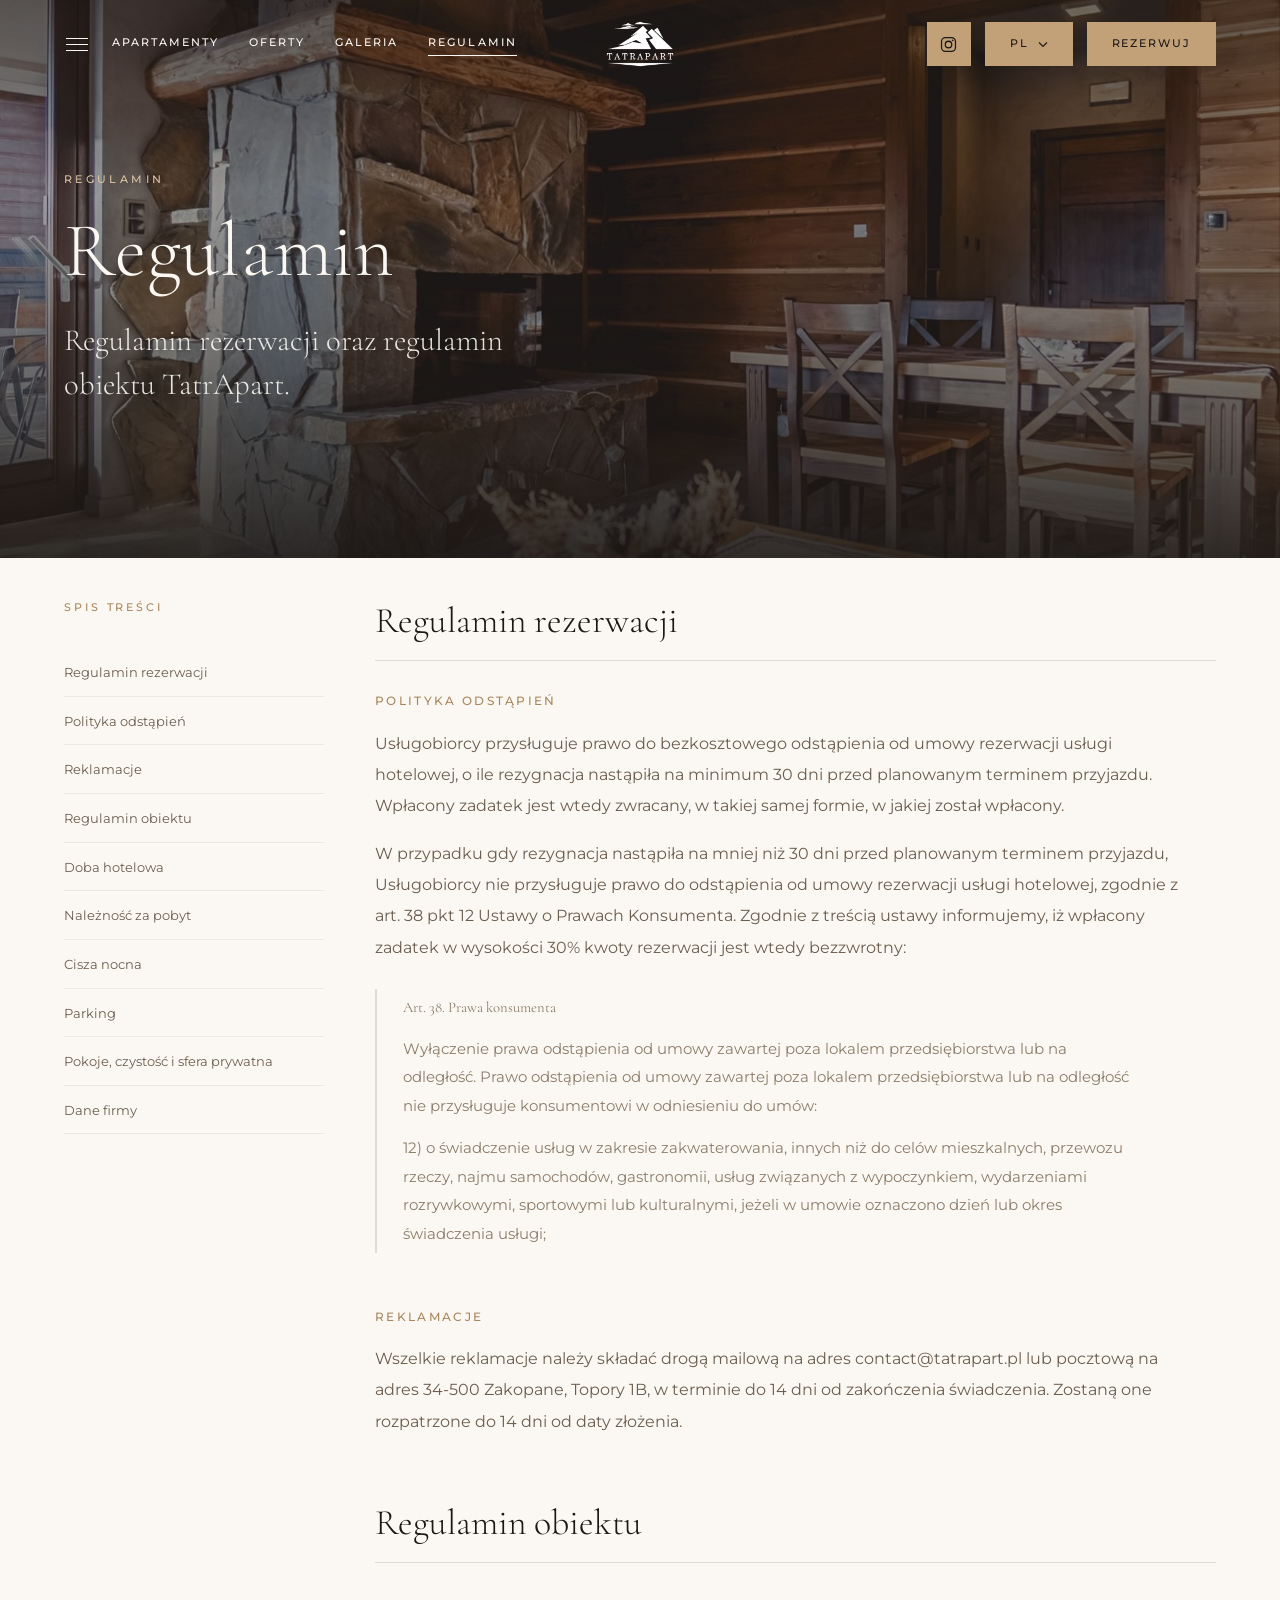
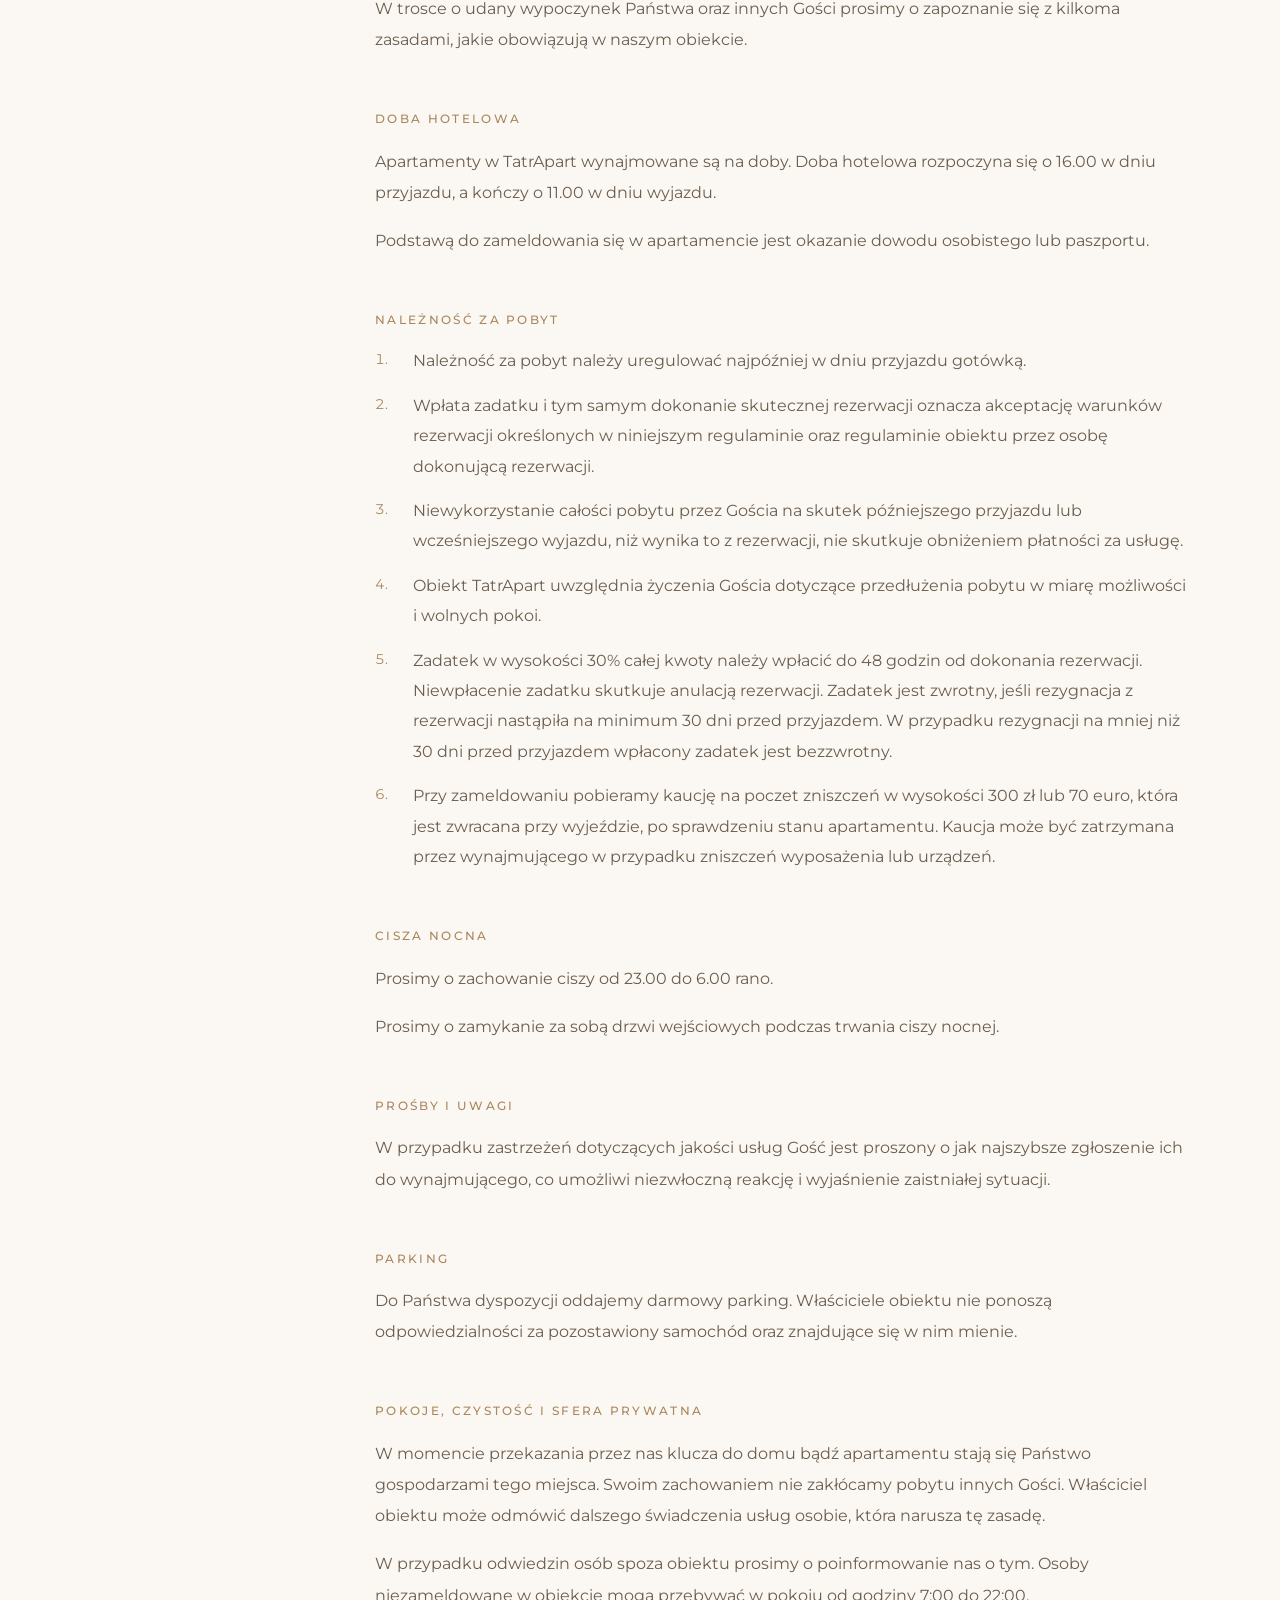
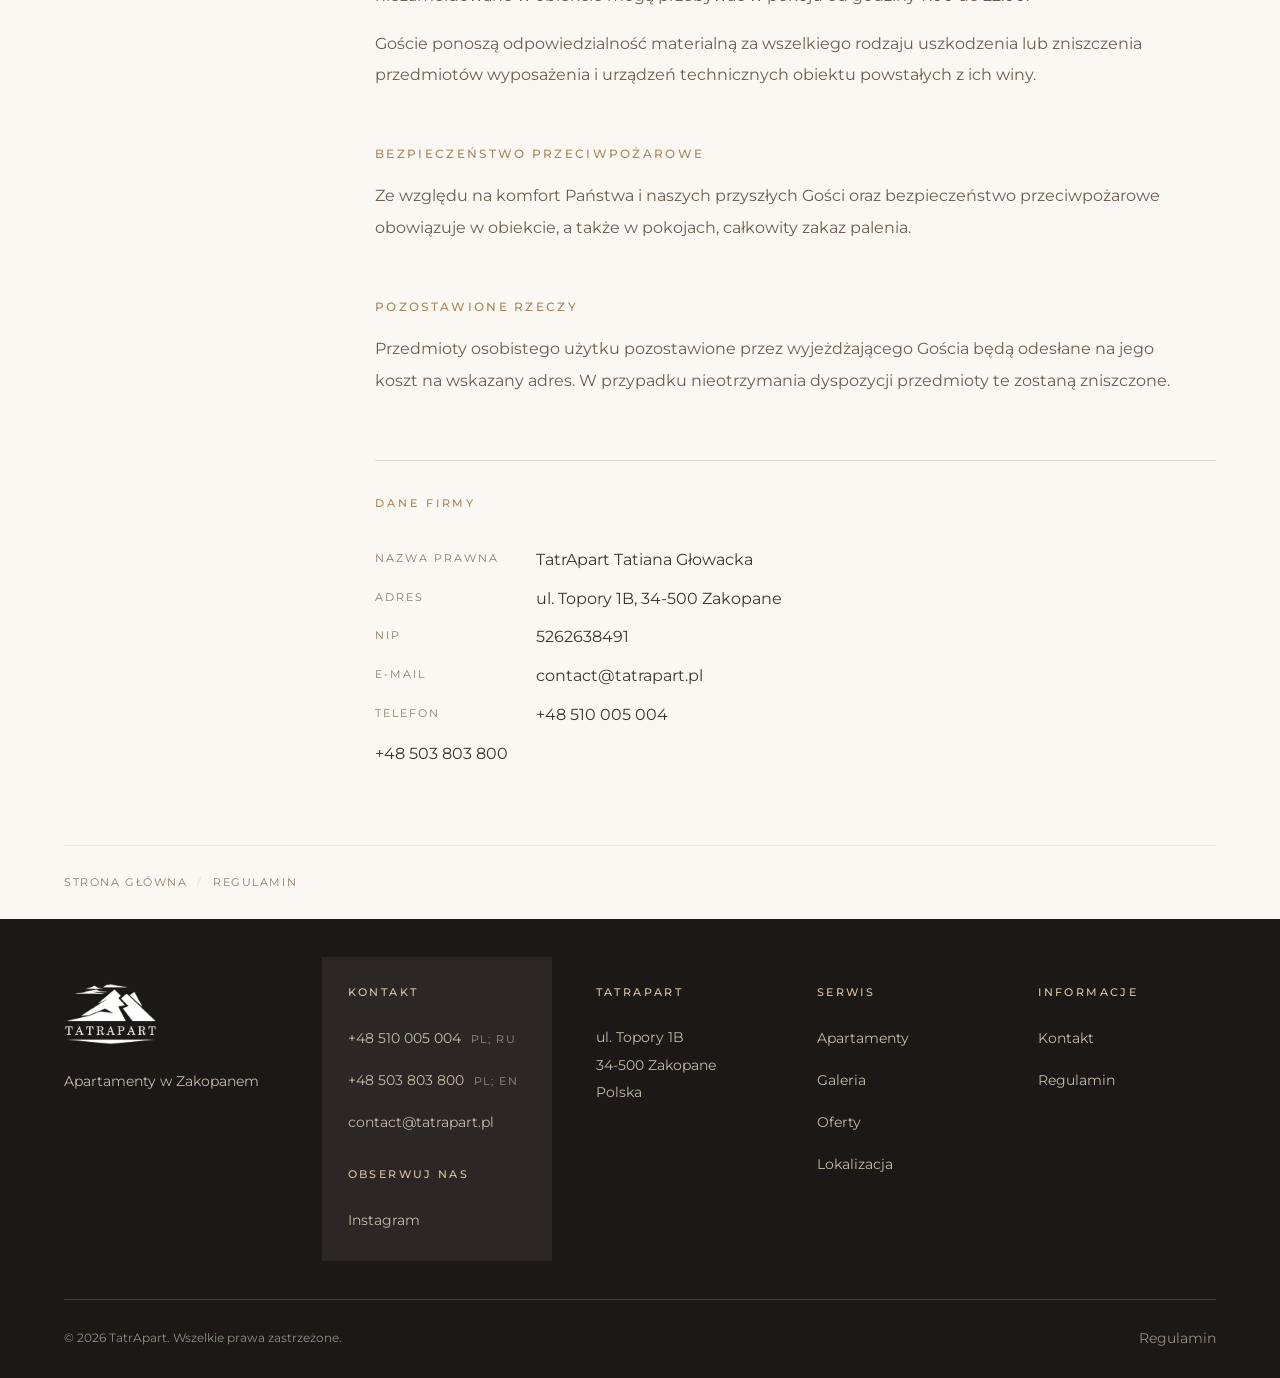
<file: regulamin.html>
<!DOCTYPE html>
<html lang="pl">
<head>
<meta charset="utf-8">
<meta name="viewport" content="width=device-width, initial-scale=1">
<title>Regulamin — TatrApart Zakopane</title>
<meta name="description" content="Dwa domki góralskie i pięć apartamentów w Zakopanem, przy ul. Topory 1B.">
<meta name="theme-color" content="#FBF8F3">

<meta property="og:type" content="website">
<meta property="og:site_name" content="TatrApart">
<meta property="og:title" content="Regulamin — TatrApart Zakopane">
<meta property="og:image" content="assets/images/apartamenty/gallery/gallery-04.jpg">
<meta name="twitter:card" content="summary_large_image">

<link rel="icon" href="assets/images/ikony/logo-tatrapart.png">
<link rel="alternate" hreflang="pl" href="./regulamin.html">
<link rel="alternate" hreflang="en" href="./regulamin.html?lang=en">
<link rel="alternate" hreflang="uk" href="./regulamin.html?lang=uk">
<link rel="alternate" hreflang="ru" href="./regulamin.html?lang=ru">
<link rel="alternate" hreflang="x-default" href="./regulamin.html">

<link rel="preconnect" href="https://fonts.googleapis.com">
<link rel="preconnect" href="https://fonts.gstatic.com" crossorigin>
<link href="https://fonts.googleapis.com/css2?family=Cormorant+Garamond:wght@300;400;500&family=Montserrat:wght@400;500&display=swap" rel="stylesheet">
<link rel="stylesheet" href="assets/css/style.css">
<script>document.documentElement.classList.add("js");</script>
</head>

<body data-page="terms" data-title-key="meta.title.terms">

<a class="skip-link" href="#main">TatrApart</a>

<!-- ====================================================== NAGŁÓWEK -->
<header class="header">
  <div class="header__inner">

    <div class="header__left">
      <button class="nav-toggle" type="button" aria-expanded="false" aria-controls="overlay-nav">
        <span class="nav-toggle__bars" aria-hidden="true">
          <span class="nav-toggle__bar"></span>
          <span class="nav-toggle__bar"></span>
          <span class="nav-toggle__bar"></span>
        </span>
        <span class="nav-toggle__label" data-i18n="header.menu">Menu</span>
      </button>

      <nav class="nav-inline" aria-label="Główna nawigacja">
        <a href="apartamenty.html" data-nav="apartments" data-i18n="nav.accommodation">Apartamenty</a>
        <a href="oferty.html" data-nav="offers" data-i18n="nav.offers">Oferty</a>
        <a href="galeria.html" data-nav="gallery" data-i18n="nav.gallery">Galeria</a>
        <a href="regulamin.html" data-nav="terms" data-i18n="nav.terms">Regulamin</a>
      </nav>
    </div>

    <a class="brand" href="index.html" aria-label="TatrApart">
      <img class="brand__img" data-logo src="assets/images/ikony/logo-tatrapart.png" alt="TatrApart">
    </a>

    <div class="header__right">
      <a class="icon-btn" data-cfg-href="instagram" href="https://www.instagram.com/tatrapart/"
         target="_blank" rel="noopener" aria-label="Instagram" title="Instagram">
        <svg width="19" height="19" viewBox="0 0 24 24" fill="none" aria-hidden="true">
          <rect x="3.2" y="3.2" width="17.6" height="17.6" rx="5" stroke="currentColor" stroke-width="1.6"/>
          <circle cx="12" cy="12" r="4.1" stroke="currentColor" stroke-width="1.6"/>
          <circle cx="17.3" cy="6.7" r="1.15" fill="currentColor"/>
        </svg>
      </a>
      <div class="lang">
        <button class="lang__btn" type="button" aria-expanded="false" aria-haspopup="true">
          <span class="sr-only" data-i18n="header.language">Język</span>
          <span data-lang-current>PL</span>
          <svg class="lang__chev" width="10" height="7" viewBox="0 0 10 7" fill="none" aria-hidden="true"><path d="M1 1.5 5 5.5l4-4" stroke="currentColor" stroke-width="1.1"/></svg>
        </button>
        <div class="lang__menu" role="menu"></div>
      </div>

      <a class="btn btn--sm btn--oak btn--book" data-book=""><span data-i18n="common.book">Rezerwuj</span></a>
    </div>

  </div>
</header>

<!-- ====================================================== MENU PEŁNOEKRANOWE -->
<div class="overlay-nav" id="overlay-nav" aria-hidden="true">
  <div></div>

  <div class="overlay-nav__body">
    <nav aria-label="Menu główne">
      <ul class="overlay-nav__list">
        <li><a href="apartamenty.html" data-i18n="nav.accommodation">Apartamenty</a></li>
        <li><a href="oferty.html" data-i18n="nav.offers">Oferty</a></li>
        <li><a href="galeria.html" data-i18n="nav.gallery">Galeria</a></li>
        <li><a href="kontakt.html" data-i18n="nav.contact">Kontakt</a></li>
        <li><a href="regulamin.html" data-i18n="nav.terms">Regulamin</a></li>
      </ul>
    </nav>

    <aside class="overlay-nav__aside">
      <span class="eyebrow" data-i18n="foot.contact">Kontakt</span>
      <div class="overlay-contact">
        <a data-cfg-href="phone" href="#"><span data-cfg="phone">+48 510 005 004</span></a>
        <a data-cfg-href="phone2" href="#"><span data-cfg="phone2">+48 503 803 800</span></a>
        <a data-cfg-href="email" href="#"><span data-cfg="email">contact@tatrapart.pl</span></a>
        <address style="font-style:normal;margin-top:8px">
          <span data-cfg="street">ul. Topory 1B</span><br>
          <span data-cfg="city">34-500 Zakopane</span><br>
          <span data-cfg="country">Polska</span>
        </address>
      </div>
      <div style="margin-top:34px">
        <a class="btn btn--light" data-book=""><span data-i18n="common.bookStay">Rezerwuj pobyt</span></a>
      </div>
    </aside>
  </div>

  <div class="overlay-nav__foot">
    <span>&copy; <span data-cfg="year">2026</span> <span data-cfg="name">TatrApart</span></span>
    <span class="socials">
      <a data-cfg-href="instagram" href="#" target="_blank" rel="noopener">Instagram</a>
      </span>
  </div>
</div>


<main id="main">

<section class="hero hero--page">
  <div class="hero__media">
    <img src="assets/images/apartamenty/gallery/gallery-04.jpg" alt="" fetchpriority="high">
  </div>
  <div class="hero__scrim"></div>
  <div class="hero__content">
    <span class="hero__eyebrow" data-i18n="nav.terms">Regulamin</span>
    <h1 class="hero__title" data-i18n="page.terms.title">Regulamin</h1>
    <p class="hero__tagline" data-i18n="page.terms.lead"></p>
  </div>
</section>

<section class="section section--milk">
  <div class="container">
    <div class="legal__layout">

      <!-- Spis treści -->
      <nav class="legal__toc" aria-label="Spis treści regulaminu" data-reveal>
        <h2 class="eyebrow" data-i18n="terms.contents">Spis treści</h2>
        <ol>
          <li><a href="#regulamin-rezerwacji" data-i18n="terms.booking.title">Regulamin rezerwacji</a></li>
          <li><a href="#odstapienia" data-i18n="terms.withdrawal.title">Polityka odstąpień</a></li>
          <li><a href="#reklamacje" data-i18n="terms.complaints.title">Reklamacje</a></li>
          <li><a href="#regulamin-obiektu" data-i18n="terms.house.title">Regulamin obiektu</a></li>
          <li><a href="#doba-hotelowa" data-i18n="terms.day.title">Doba hotelowa</a></li>
          <li><a href="#naleznosc" data-i18n="terms.payment.title">Należność za pobyt</a></li>
          <li><a href="#cisza-nocna" data-i18n="terms.quiet.title">Cisza nocna</a></li>
          <li><a href="#parking" data-i18n="terms.parking.title">Parking</a></li>
          <li><a href="#pokoje" data-i18n="terms.rooms.title">Pokoje i sfera prywatna</a></li>
          <li><a href="#dane-firmy" data-i18n="terms.company.title">Dane firmy</a></li>
        </ol>
      </nav>

      <div>

        <!-- Informacja o języku — widoczna tylko w wersjach obcojęzycznych -->
        <p class="legal__notice" data-i18n="terms.notice" data-hide-if-empty></p>

        <!-- ============ REGULAMIN REZERWACJI ============ -->
        <section class="legal-section" id="regulamin-rezerwacji" data-reveal>
          <h2 data-i18n="terms.booking.title">Regulamin rezerwacji</h2>

          <h3 id="odstapienia" data-i18n="terms.withdrawal.title">Polityka odstąpień</h3>
          <p data-i18n="terms.withdrawal.p1"></p>
          <p data-i18n="terms.withdrawal.p2"></p>

          <blockquote class="legal-quote">
            <p class="legal-quote__title" data-i18n="terms.withdrawal.quoteTitle"></p>
            <p data-i18n="terms.withdrawal.quoteIntro"></p>
            <p data-i18n="terms.withdrawal.quoteItem"></p>
          </blockquote>

          <h3 id="reklamacje" data-i18n="terms.complaints.title">Reklamacje</h3>
          <p data-i18n="terms.complaints.p1"></p>
        </section>

        <!-- ============ REGULAMIN OBIEKTU ============ -->
        <section class="legal-section" id="regulamin-obiektu" data-reveal>
          <h2 data-i18n="terms.house.title">Regulamin obiektu</h2>
          <p data-i18n="terms.house.intro"></p>

          <h3 id="doba-hotelowa" data-i18n="terms.day.title">Doba hotelowa</h3>
          <p data-i18n="terms.day.p1"></p>
          <p data-i18n="terms.day.p2"></p>

          <h3 id="naleznosc" data-i18n="terms.payment.title">Należność za pobyt</h3>
          <ol class="legal-list">
            <li data-i18n="terms.payment.1"></li>
            <li data-i18n="terms.payment.2"></li>
            <li data-i18n="terms.payment.3"></li>
            <li data-i18n="terms.payment.4"></li>
            <li data-i18n="terms.payment.5"></li>
            <li data-i18n="terms.payment.6"></li>
          </ol>

          <h3 id="cisza-nocna" data-i18n="terms.quiet.title">Cisza nocna</h3>
          <p data-i18n="terms.quiet.p1"></p>
          <p data-i18n="terms.quiet.p2"></p>

          <h3 data-i18n="terms.requests.title">Prośby i uwagi</h3>
          <p data-i18n="terms.requests.p1"></p>

          <h3 id="parking" data-i18n="terms.parking.title">Parking</h3>
          <p data-i18n="terms.parking.p1"></p>

          <h3 id="pokoje" data-i18n="terms.rooms.title">Pokoje, czystość i sfera prywatna</h3>
          <p data-i18n="terms.rooms.p1"></p>
          <p data-i18n="terms.rooms.p2"></p>
          <p data-i18n="terms.rooms.p3"></p>

          <h3 data-i18n="terms.fire.title">Bezpieczeństwo przeciwpożarowe</h3>
          <p data-i18n="terms.fire.p1"></p>

          <h3 data-i18n="terms.left.title">Pozostawione rzeczy</h3>
          <p data-i18n="terms.left.p1"></p>
        </section>

        <!-- ============ DANE FIRMY ============ -->
        <div class="legal-company" id="dane-firmy" data-reveal>
          <h2 class="eyebrow" data-i18n="terms.company.title">Dane firmy</h2>
          <dl>
            <dt data-i18n="terms.company.legalName">Nazwa prawna</dt>
            <dd data-cfg="legalName">TatrApart Tatiana Głowacka</dd>

            <dt data-i18n="terms.company.address">Adres</dt>
            <dd>
              <span data-cfg="street">ul. Topory 1B</span>,
              <span data-cfg="city">34-500 Zakopane</span>
            </dd>

            <dt data-i18n="terms.company.nip">NIP</dt>
            <dd data-cfg="nip">5262638491</dd>

            <dt data-i18n="common.email">E-mail</dt>
            <dd><a data-cfg-href="email" href="#"><span data-cfg="email">contact@tatrapart.pl</span></a></dd>

            <dt data-i18n="common.phone">Telefon</dt>
            <dd><a data-cfg-href="phone" href="#"><span data-cfg="phone">+48 510 005 004</span></a></dd>
            <dd><a data-cfg-href="phone2" href="#"><span data-cfg="phone2">+48 503 803 800</span></a></dd>
          </dl>
        </div>

      </div>
    </div>
  </div>
</section>

<div class="container">
  <nav class="breadcrumbs" aria-label="Ścieżka nawigacji">
    <ol>
      <li><a href="index.html" data-i18n="nav.home">Strona główna</a></li>
      <li class="sep">/</li>
      <li data-i18n="nav.terms">Regulamin</li>
    </ol>
  </nav>
</div>

</main>

<!-- ====================================================== STOPKA -->
<footer class="footer">
  <div class="container">
    <div class="footer__grid">

      <div class="footer__brand">
        <img class="brand__img" data-logo src="assets/images/ikony/logo-tatrapart.png" alt="TatrApart">
        <p style="font-size:.9rem" data-i18n="foot.tagline">Apartamenty w Zakopanem</p>
      </div>

      <div class="footer__contact">
        <h5 data-i18n="foot.contact">Kontakt</h5>
        <ul>
          <li><a data-cfg-href="phone" href="#"><span data-cfg="phone">+48 510 005 004</span></a><span class="phone-langs">PL; RU</span></li>
          <li><a data-cfg-href="phone2" href="#"><span data-cfg="phone2">+48 503 803 800</span></a><span class="phone-langs">PL; EN</span></li>
          <li><a data-cfg-href="reservations" href="#"><span data-cfg="reservations">contact@tatrapart.pl</span></a></li>
        </ul>
        <h5 style="margin-top:28px" data-i18n="foot.follow">Obserwuj nas</h5>
        <ul>
          <li><a data-cfg-href="instagram" href="#" target="_blank" rel="noopener">Instagram</a></li>
          <li><a data-cfg-href="facebook" href="#" target="_blank" rel="noopener">Facebook</a></li>
        </ul>
      </div>

      <div>
        <h5 data-cfg="name">TatrApart</h5>
        <address>
          <span data-cfg="street">ul. Topory 1B</span><br>
          <span data-cfg="city">34-500 Zakopane</span><br>
          <span data-cfg="country">Polska</span>
        </address>
      </div>

      <div>
        <h5 data-i18n="foot.explore">Serwis</h5>
        <ul>
          <li><a href="apartamenty.html" data-i18n="nav.accommodation">Apartamenty</a></li>
          <li><a href="galeria.html" data-i18n="nav.gallery">Galeria</a></li>
          <li><a href="oferty.html" data-i18n="nav.offers">Oferty</a></li>
          <li><a href="index.html#lokalizacja" data-i18n="nav.location">Lokalizacja</a></li>
        </ul>
      </div>

      <div>
        <h5 data-i18n="foot.info">Informacje</h5>
        <ul>
          <li><a href="kontakt.html" data-i18n="nav.contact">Kontakt</a></li>
          <li><a href="regulamin.html" data-i18n="foot.terms">Regulamin</a></li>
          <li><a data-cfg-href="privacy" href="#" data-i18n="foot.privacy">Polityka prywatności</a></li>
          </ul>
      </div>

    </div>
  </div>

  <div class="container">
    <div class="footer__legal">
      <span>&copy; <span data-cfg="year">2026</span> <span data-cfg="name">TatrApart</span>. <span data-i18n="foot.rights">Wszelkie prawa zastrzeżone.</span></span>
      <ul>
        <li><a data-cfg-href="privacy" href="#" data-i18n="foot.privacy">Polityka prywatności</a></li>
        <li><a href="regulamin.html" data-i18n="foot.terms">Regulamin</a></li>
      </ul>
    </div>
  </div>
</footer>

<!-- ====================================================== PASEK MOBILNY -->
<div class="book-bar">
  <span class="book-bar__label">
    <b data-cfg="name">TatrApart</b>
    <span data-i18n="foot.tagline">Apartamenty w Zakopanem</span>
  </span>
  <a class="btn btn--light btn--sm" data-book=""><span data-i18n="common.book">Rezerwuj</span></a>
</div>

<script src="assets/js/site-config.js"></script>
<script src="assets/js/i18n.js"></script>
<script src="assets/js/main.js"></script>
</body>
</html>
</file>
<file: assets/css/style.css>
/* ============================================================================
   TATRAPART — Arkusz stylow
   Paleta: Milk & Oak  |  Typografia: Cormorant Garamond + Montserrat
   ========================================================================== */

/* ---------------------------------------------------------------- 1. TOKENY */
:root {
  /* Milk */
  --milk:        #FBF8F3;
  --milk-2:      #F5EFE6;
  --cream:       #EFE6D9;
  --cream-deep:  #E4D7C5;

  /* Oak */
  --oak:         #C2A178;
  --oak-light:   #D9C3A3;
  --oak-dark:    #A8875D;

  /* Espresso / Charcoal */
  --espresso:    #3E2F24;
  --charcoal:    #2A2522;
  --ink:         #1C1815;

  /* Tekst */
  --text:        #3E362E;
  --text-soft:   #6B5D4F;
  --muted:       #8C7C6B;
  --on-dark:     #F3EDE4;
  --on-dark-soft:#C6B9A8;

  /* Linie i cienie */
  --line:        rgba(62, 47, 36, .14);
  --line-soft:   rgba(62, 47, 36, .08);
  --line-dark:   rgba(243, 237, 228, .18);
  --shadow-sm:   0 2px 14px rgba(42, 37, 34, .06);
  --shadow-md:   0 18px 48px rgba(42, 37, 34, .12);
  --shadow-lg:   0 30px 90px rgba(42, 37, 34, .20);

  /* Typografia */
  --font-display: 'Cormorant Garamond', 'Times New Roman', Times, serif;
  --font-body:    'Montserrat', Arial, Helvetica, ui-sans-serif, system-ui, sans-serif;

  /* Rytm */
  --header-h:    88px;
  --gutter:      clamp(20px, 5vw, 80px);
  --maxw:        1480px;
  /* Panel zaczyna sie tekstem prawie od razu, a na koncu zostaje
     niewielki oddech. Stad dwie rozne wartosci zamiast jednej. */
  --section-top:    clamp(28px, 3.2vw, 52px);
  --section-bottom: clamp(48px, 6vw, 92px);

  /* Ruch */
  --ease:        cubic-bezier(.22, .61, .36, 1);
  --ease-soft:   cubic-bezier(.33, 1, .68, 1);
  --dur:         .6s;
}

/* -------------------------------------------------------------- 2. RESET */
*, *::before, *::after { box-sizing: border-box; }

html {
  -webkit-text-size-adjust: 100%;
  scroll-behavior: smooth;
  scroll-padding-top: var(--header-h);
}

body {
  margin: 0;
  background: var(--milk);
  color: var(--text);
  font-family: var(--font-body);
  font-size: 16px;
  font-weight: 400;
  line-height: 1.8;
  -webkit-font-smoothing: antialiased;
  -moz-osx-font-smoothing: grayscale;
  overflow-x: hidden;
}

body.is-locked { overflow: hidden; }

img, picture, video { max-width: 100%; display: block; }
button { font: inherit; color: inherit; background: none; border: 0; cursor: pointer; }
a { color: inherit; text-decoration: none; }
ul, ol { margin: 0; padding: 0; list-style: none; }
h1, h2, h3, h4, h5 { margin: 0; font-weight: 300; }
p { margin: 0; }
input, textarea, select { font: inherit; color: inherit; }

:focus-visible {
  outline: 2px solid var(--oak-dark);
  outline-offset: 3px;
  border-radius: 2px;
}

::selection { background: var(--oak-light); color: var(--ink); }

.skip-link {
  position: absolute; left: -9999px; top: 0; z-index: 999;
  background: var(--ink); color: var(--milk);
  padding: 14px 22px; font-size: .78rem; letter-spacing: .16em; text-transform: uppercase;
}
.skip-link:focus { left: 12px; top: 12px; }

.sr-only {
  position: absolute; width: 1px; height: 1px; padding: 0; margin: -1px;
  overflow: hidden; clip: rect(0 0 0 0); white-space: nowrap; border: 0;
}

/* --------------------------------------------------- 3. UKLAD / POJEMNIKI */
.container {
  width: 100%;
  max-width: var(--maxw);
  margin-inline: auto;
  padding-inline: var(--gutter);
}

.container--narrow { max-width: 980px; }

.section {
  padding-top: var(--section-top);
  padding-bottom: var(--section-bottom);
  position: relative;
}
.section--tight { padding-top: var(--section-top); padding-bottom: clamp(34px, 4vw, 60px); }
.section--flush-top { padding-top: 0; }
/* Gdy nastepna sekcja przykleja sie do tej (np. pasek z liczbami),
   skracamy takze odstep od dolu, zeby nie robila sie dziura. */
.section:has(+ .section--flush-top) { padding-bottom: clamp(24px, 3vw, 44px); }

.section--milk   { background: var(--milk); }
.section--milk2  { background: var(--milk-2); }
.section--cream  { background: var(--cream); }
.section--dark   { background: var(--ink); color: var(--on-dark); }
.section--dark .eyebrow { color: var(--oak-light); }
.section--dark .rule { background: var(--line-dark); }
.section--dark .lead, .section--dark p { color: var(--on-dark-soft); }

.rule { height: 1px; background: var(--line); border: 0; margin: 0; }

/* ---------------------------------------------------------- 4. TYPOGRAFIA */
.eyebrow {
  font-family: var(--font-body);
  font-size: .70rem;
  font-weight: 500;
  letter-spacing: .26em;
  text-transform: uppercase;
  color: var(--oak-dark);
  line-height: 1.6;
  margin: 0 0 clamp(20px, 2.6vw, 34px);
  display: block;
}

.display {
  font-family: var(--font-display);
  font-weight: 300;
  line-height: 1.04;
  letter-spacing: .005em;
  font-size: clamp(2.9rem, 7.4vw, 6.6rem);
  color: var(--ink);
}

.h2 {
  font-family: var(--font-display);
  font-weight: 300;
  line-height: 1.12;
  letter-spacing: .008em;
  font-size: clamp(2.1rem, 4.4vw, 3.9rem);
  color: var(--ink);
}

.h3 {
  font-family: var(--font-display);
  font-weight: 300;
  line-height: 1.2;
  font-size: clamp(1.55rem, 2.5vw, 2.3rem);
  color: var(--ink);
}

.h4 {
  font-family: var(--font-display);
  font-weight: 400;
  line-height: 1.3;
  font-size: clamp(1.2rem, 1.7vw, 1.5rem);
  color: var(--ink);
}

.section--dark .display,
.section--dark .h2,
.section--dark .h3,
.section--dark .h4 { color: var(--on-dark); }

.lead {
  font-size: clamp(1rem, 1.15vw, 1.08rem);
  line-height: 1.95;
  color: var(--text-soft);
  font-weight: 400;
}

.body-text { color: var(--text-soft); line-height: 1.95; }
.body-text + .body-text { margin-top: 1.4em; }

.measure    { max-width: 62ch; }
.measure-sm { max-width: 48ch; }

/* ------------------------------------------------------------- 5. PRZYCISKI */
.btn {
  --btn-fg: var(--milk);
  --btn-bg: var(--ink);
  display: inline-flex;
  align-items: center;
  justify-content: center;
  gap: 12px;
  padding: 17px 36px;
  font-size: .72rem;
  font-weight: 500;
  letter-spacing: .20em;
  text-transform: uppercase;
  line-height: 1;
  color: var(--btn-fg);
  background: var(--btn-bg);
  border: 1px solid var(--btn-bg);
  border-radius: 0;
  position: relative;
  overflow: hidden;
  transition: color .45s var(--ease), background-color .45s var(--ease), border-color .45s var(--ease);
  white-space: nowrap;
}

.btn::after {
  content: '';
  position: absolute; inset: 0;
  background: var(--oak);
  transform: scaleY(0);
  transform-origin: bottom;
  transition: transform .45s var(--ease);
  z-index: 0;
}
.btn > * { position: relative; z-index: 1; }
.btn:hover::after, .btn:focus-visible::after { transform: scaleY(1); }
.btn:hover, .btn:focus-visible { color: var(--ink); border-color: var(--oak); }

.btn--light { --btn-fg: var(--ink); --btn-bg: var(--milk); border-color: var(--milk); }

/* Przycisk drugoplanowy: pelny dab z ciemnym napisem. Czyta sie wyraznie
   zarowno na jasnym tle sekcji, jak i na zdjeciu. */
.btn--oak { --btn-fg: var(--ink); --btn-bg: var(--oak); border-color: var(--oak); }
.btn--oak::after { background: var(--ink); }
.btn--oak:hover, .btn--oak:focus-visible { color: var(--milk); border-color: var(--ink); }

.btn--outline-light {
  --btn-fg: var(--on-dark);
  --btn-bg: transparent;
  border-color: rgba(243, 237, 228, .45);
}
.btn--outline-light:hover { color: var(--ink); }

.btn--sm { padding: 13px 26px; font-size: .67rem; letter-spacing: .18em; }

/* Link ze strzalka — sygnatura Ultimy */
.link-arrow {
  display: inline-flex;
  align-items: center;
  gap: 14px;
  font-size: .72rem;
  font-weight: 500;
  letter-spacing: .20em;
  text-transform: uppercase;
  color: var(--ink);
  padding-bottom: 6px;
  position: relative;
}
.link-arrow::before {
  content: '';
  position: absolute; left: 0; bottom: 0; height: 1px; width: 100%;
  background: var(--line);
}
.link-arrow::after {
  content: '';
  position: absolute; left: 0; bottom: 0; height: 1px; width: 100%;
  background: var(--oak-dark);
  transform: scaleX(0); transform-origin: right;
  transition: transform .5s var(--ease);
}
.link-arrow:hover::after, .link-arrow:focus-visible::after { transform: scaleX(1); transform-origin: left; }
.link-arrow .arrow { transition: transform .4s var(--ease); }
.link-arrow:hover .arrow { transform: translateX(6px); }

.section--dark .link-arrow { color: var(--on-dark); }
.section--dark .link-arrow::before { background: var(--line-dark); }
.section--dark .link-arrow::after { background: var(--oak-light); }

/* -------------------------------------------------------------- 6. NAGLOWEK */
.header {
  position: fixed;
  inset: 0 0 auto 0;
  z-index: 120;
  height: var(--header-h);
  display: flex;
  align-items: center;
  transition: background-color .5s var(--ease), box-shadow .5s var(--ease), height .5s var(--ease);
}

.header__inner {
  width: 100%;
  max-width: var(--maxw);
  margin-inline: auto;
  padding-inline: var(--gutter);
  display: grid;
  grid-template-columns: 1fr auto 1fr;
  align-items: center;
  gap: 20px;
}

.header__left  { display: flex; align-items: center; gap: 22px; }
.header__right { display: flex; align-items: center; justify-content: flex-end; gap: 14px; }

.brand { display: inline-flex; align-items: center; justify-self: center; min-width: 0; }
.brand__img {
  height: 46px; width: auto;
  /* Srodkowa kolumna naglowka jest waska na telefonie. Bez tych dwoch linii
     logo bylo sciskane w pionowy pasek — teraz w najgorszym razie zmalejeje,
     ale zachowa proporcje. */
  max-width: 100%;
  object-fit: contain;
  transition: height .5s var(--ease), filter .5s var(--ease);
}

/* Na przezroczystym hero logo i teksty sa jasne */
.header--transparent { background: transparent; }
.header--transparent .brand__img { filter: brightness(0) invert(1); }
.header--transparent .nav-toggle,
.header--transparent .nav-toggle__label { color: var(--milk); }
.header--transparent .nav-toggle__bar { background: var(--milk); }

.header--solid {
  background: rgba(251, 248, 243, .94);
  backdrop-filter: blur(14px);
  -webkit-backdrop-filter: blur(14px);
  box-shadow: 0 1px 0 var(--line-soft);
  height: 74px;
}
.header--solid .brand__img { height: 40px; }

.header--hidden { transform: translateY(-100%); }
.header { transition: transform .5s var(--ease), background-color .5s var(--ease), height .5s var(--ease); }

/* Przycisk menu */
.nav-toggle {
  display: inline-flex;
  align-items: center;
  gap: 12px;
  font-size: .70rem;
  font-weight: 500;
  letter-spacing: .22em;
  text-transform: uppercase;
  color: var(--ink);
  padding: 10px 2px;
}
.nav-toggle__bars {
  display: inline-flex; flex-direction: column; gap: 5px; width: 22px;
}
.nav-toggle__bar {
  display: block; height: 1px; width: 100%; background: var(--ink);
  transition: transform .4s var(--ease), opacity .3s var(--ease), width .4s var(--ease);
}
.nav-toggle[aria-expanded="true"] .nav-toggle__bar:nth-child(1) { transform: translateY(6px) rotate(45deg); }
.nav-toggle[aria-expanded="true"] .nav-toggle__bar:nth-child(2) { opacity: 0; }
.nav-toggle[aria-expanded="true"] .nav-toggle__bar:nth-child(3) { transform: translateY(-6px) rotate(-45deg); }

/* Nawigacja pozioma (desktop) */
.nav-inline { display: none; gap: 30px; align-items: center; }
.nav-inline a {
  font-size: .70rem; font-weight: 500; letter-spacing: .18em; text-transform: uppercase;
  position: relative; padding-bottom: 4px; color: inherit;
}
.nav-inline a::after {
  content: ''; position: absolute; left: 0; bottom: 0; height: 1px; width: 100%;
  background: currentColor; transform: scaleX(0); transform-origin: right;
  transition: transform .45s var(--ease);
}
.nav-inline a:hover::after,
.nav-inline a[aria-current="page"]::after { transform: scaleX(1); transform-origin: left; }
.header--transparent .nav-inline a { color: var(--milk); }

@media (min-width: 1140px) {
  .nav-inline { display: flex; }
  .nav-toggle__label { display: none; }
}

/* Przelacznik jezyka */
.lang { position: relative; }

/* Przelacznik jezyka i przycisk „Rezerwuj" stoja obok siebie, wiec maja
   miec ten sam rozmiar i ten sam debowy kolor co pozostale przyciski
   drugoplanowe na stronie. Wysokosc ustawiona wprost, bo inaczej rozna
   wielkosc liter dawala dwa rozne prostokaty. */
.header__right .lang__btn,
.header__right .btn { height: 44px; padding: 0 24px; }
.header__right .icon-btn { height: 44px; width: 44px; }
/* Na telefonie ta sama para, tylko cieniej — zeby zmiescila sie obok logo. */
@media (max-width: 560px) {
  .header__right { gap: 10px; }
  .header__right .lang__btn,
  .header__right .btn { height: 40px; padding: 0 15px; letter-spacing: .12em; }
  .header__right .icon-btn { height: 40px; width: 40px; }

  /* Na telefonie prawa grupa przyciskow zjadala cala szerokosc i na logo
     zostawalo kilkanascie pikseli — stad sciesniony znak. Na tej szerokosci
     rezygnujemy z ukladu „1fr auto 1fr" (wymusza on rowne kolumny boczne, a
     prawa jest duzo szersza niz przycisk menu): logo staje obok ikony menu i
     dostaje tyle miejsca, ile naprawde potrzebuje. Podpis „Menu" chowamy —
     sama ikona wystarczy. */
  .header__inner { grid-template-columns: auto auto minmax(0, 1fr); gap: 12px; }
  .brand { justify-self: start; }
  .nav-toggle { gap: 0; }
  .nav-toggle__label { display: none; }
  .brand__img { height: 36px; }
  .header--solid .brand__img { height: 32px; }
}

@media (max-width: 400px) {
  .header__right { gap: 8px; }
  .header__right .lang__btn,
  .header__right .btn { padding: 0 12px; }
  .header__right .icon-btn { height: 36px; width: 36px; }
}

/* Najwezsze telefony — Instagram zostaje w stopce, w naglowku brakuje na niego
   miejsca obok logo. */
@media (max-width: 359px) {
  .header__right .icon-btn { display: none; }
  .brand__img { height: 32px; }
}

/* Kwadratowy przycisk z samym znakiem — na razie Instagram.
   Ten sam debowy kolor i ta sama wysokosc co sasiedzi. */
.icon-btn {
  display: inline-grid; place-items: center;
  background: var(--oak);
  border: 1px solid var(--oak);
  color: var(--ink);
  transition: background-color .4s var(--ease), border-color .4s var(--ease), color .4s var(--ease);
}
.icon-btn:hover, .icon-btn:focus-visible {
  background: var(--ink); border-color: var(--ink); color: var(--milk);
}

.lang__btn {
  display: inline-flex; align-items: center; justify-content: center; gap: 9px;
  background: var(--oak);
  border: 1px solid var(--oak);
  font-size: .68rem; font-weight: 500; letter-spacing: .18em; text-transform: uppercase;
  color: var(--ink);
  transition: border-color .4s var(--ease), color .4s var(--ease), background-color .4s var(--ease);
}
.lang__btn:hover,
.lang__btn:focus-visible,
.lang__btn[aria-expanded="true"] {
  background: var(--ink); border-color: var(--ink); color: var(--milk);
}
.lang__chev { transition: transform .35s var(--ease); }
.lang__btn[aria-expanded="true"] .lang__chev { transform: rotate(180deg); }

.lang__menu {
  position: absolute; top: calc(100% + 10px); right: 0;
  min-width: 190px;
  background: var(--milk);
  border: 1px solid var(--line);
  box-shadow: var(--shadow-md);
  padding: 8px;
  opacity: 0; visibility: hidden; transform: translateY(-8px);
  transition: opacity .35s var(--ease), transform .35s var(--ease), visibility .35s;
  z-index: 10;
}
.lang__menu.is-open { opacity: 1; visibility: visible; transform: translateY(0); }
.lang__item {
  display: flex; align-items: center; justify-content: space-between; gap: 16px;
  width: 100%; padding: 12px 14px;
  font-size: .78rem; color: var(--text);
  transition: background-color .3s var(--ease), color .3s var(--ease);
}
.lang__item:hover { background: var(--milk-2); color: var(--ink); }
.lang__item[aria-current="true"] { color: var(--oak-dark); }
.lang__item .code {
  font-size: .65rem; letter-spacing: .16em; color: var(--muted);
}

/* Pelnoekranowe menu */
.overlay-nav {
  position: fixed; inset: 0; z-index: 115;
  background: var(--ink);
  color: var(--on-dark);
  display: grid;
  grid-template-rows: var(--header-h) 1fr auto;
  opacity: 0; visibility: hidden;
  clip-path: inset(0 0 100% 0);
  transition: opacity .6s var(--ease), visibility .6s, clip-path .75s var(--ease);
}
.overlay-nav.is-open { opacity: 1; visibility: visible; clip-path: inset(0 0 0 0); }

.overlay-nav__body {
  display: grid;
  grid-template-columns: 1fr;
  gap: clamp(30px, 5vw, 70px);
  align-content: center;
  padding-inline: var(--gutter);
  max-width: var(--maxw);
  margin-inline: auto;
  width: 100%;
  overflow-y: auto;
}

@media (min-width: 900px) {
  .overlay-nav__body { grid-template-columns: 1.25fr 1fr; align-items: center; }
}

.overlay-nav__list { display: flex; flex-direction: column; gap: clamp(4px, 1vw, 12px); }
.overlay-nav__list a {
  font-family: var(--font-display);
  font-weight: 300;
  font-size: clamp(2rem, 5.2vw, 4rem);
  line-height: 1.22;
  color: var(--on-dark);
  display: inline-block;
  position: relative;
  opacity: 0; transform: translateY(28px);
  transition: color .4s var(--ease);
}
.overlay-nav.is-open .overlay-nav__list a {
  animation: navIn .8s var(--ease) forwards;
}
.overlay-nav__list li:nth-child(1) a { animation-delay: .18s; }
.overlay-nav__list li:nth-child(2) a { animation-delay: .25s; }
.overlay-nav__list li:nth-child(3) a { animation-delay: .32s; }
.overlay-nav__list li:nth-child(4) a { animation-delay: .39s; }
.overlay-nav__list li:nth-child(5) a { animation-delay: .46s; }
.overlay-nav__list a:hover { color: var(--oak-light); }

@keyframes navIn { to { opacity: 1; transform: translateY(0); } }

.overlay-nav__aside { border-left: 1px solid var(--line-dark); padding-left: clamp(24px, 3vw, 54px); }
@media (max-width: 899px) { .overlay-nav__aside { border-left: 0; padding-left: 0; border-top: 1px solid var(--line-dark); padding-top: 32px; } }

.overlay-nav__aside .eyebrow { color: var(--oak-light); }
.overlay-nav__aside a { color: var(--on-dark-soft); transition: color .3s var(--ease); }
.overlay-nav__aside a:hover { color: var(--on-dark); }
.overlay-contact { display: flex; flex-direction: column; gap: 10px; font-size: .92rem; }

.overlay-nav__foot {
  padding: 26px var(--gutter);
  border-top: 1px solid var(--line-dark);
  display: flex; flex-wrap: wrap; gap: 20px; justify-content: space-between; align-items: center;
  font-size: .70rem; letter-spacing: .16em; text-transform: uppercase; color: var(--on-dark-soft);
  max-width: var(--maxw); margin-inline: auto; width: 100%;
}
.overlay-nav__foot .socials { display: flex; gap: 22px; }

/* --------------------------------------------------------------- 7. HERO */
.hero {
  position: relative;
  min-height: 100vh;
  min-height: 100svh;
  display: flex;
  align-items: flex-end;
  overflow: hidden;
  background: var(--ink);
  /* Miejsce na naglowek, ktory lezy na zdjeciu. Bez tego napisy
     podstron wchodzily na pozycje menu. */
  padding-top: var(--header-h);
}

.hero__media { position: absolute; inset: 0; }
.hero__media img {
  width: 100%; height: 100%; object-fit: cover;
  transform: scale(1.08);
  animation: kenburns 22s var(--ease-soft) forwards;
}
@keyframes kenburns { to { transform: scale(1); } }

/* Przyciemnienie zdjecia pod napisami. Dwie warstwy: rowna zasnowa na calosc
   plus mocniejszy gradient przy dole, gdzie stoi tytul i przyciski. */
.hero__scrim {
  position: absolute; inset: 0;
  background:
    linear-gradient(to bottom, rgba(28,24,21,.58) 0%, rgba(28,24,21,.26) 34%, rgba(28,24,21,.46) 62%, rgba(28,24,21,.88) 100%),
    rgba(28, 24, 21, .16);
}

.hero__content {
  position: relative;
  width: 100%;
  max-width: var(--maxw);
  margin-inline: auto;
  padding: 0 var(--gutter) clamp(56px, 8vw, 104px);
  color: var(--milk);
}

.hero__eyebrow {
  font-size: .70rem; font-weight: 500; letter-spacing: .30em; text-transform: uppercase;
  color: var(--oak-light);
  margin-bottom: clamp(16px, 2vw, 24px);
  display: block;
}

.hero__title {
  font-family: var(--font-display);
  font-weight: 300;
  font-size: clamp(3rem, 9vw, 8rem);
  line-height: .98;
  letter-spacing: .01em;
  color: var(--milk);
  margin-bottom: clamp(18px, 2.4vw, 30px);
}

.hero__tagline {
  font-family: var(--font-display);
  font-size: clamp(1.25rem, 2.4vw, 2rem);
  font-weight: 300;
  line-height: 1.45;
  color: rgba(251, 248, 243, .90);
  max-width: 34ch;
  margin-bottom: clamp(30px, 4vw, 48px);
}

.hero__actions { display: flex; flex-wrap: wrap; gap: 14px; align-items: center; }

/* --- Panel wyboru dat w hero ---------------------------------------------
   Jasna plyta z trzema polami, a tuz obok debowy przycisk — celowo w innym
   kolorze niz plyta, zeby od razu rzucal sie w oczy. */
.bookbox {
  display: flex; flex-wrap: wrap; align-items: stretch;
  gap: 14px;
  max-width: 880px;
}
.bookbox__panel {
  flex: 1 1 420px;
  display: grid;
  grid-template-columns: 1fr 1fr .8fr;
  background: rgba(251, 248, 243, .95);
  border: 1px solid rgba(251, 248, 243, .95);
  box-shadow: 0 18px 46px rgba(28, 24, 21, .28);
}
.bookbox__field {
  display: flex; flex-direction: column; justify-content: center;
  gap: 5px;
  padding: 13px clamp(14px, 1.6vw, 20px);
  border-right: 1px solid var(--cream);
  cursor: pointer;
  min-width: 0;
}
.bookbox__field:last-child { border-right: 0; }
.bookbox__label {
  font-size: .6rem; letter-spacing: .20em; text-transform: uppercase;
  color: var(--muted);
}
.bookbox__input {
  width: 100%;
  border: 0; background: transparent; padding: 0;
  font-family: inherit; font-size: .95rem; color: var(--ink);
  /* Jednakowa wysokosc pol daty i listy osob — bez tego podpisy
     nad nimi staja na roznych wysokosciach. */
  height: 1.55em; line-height: 1.55;
  cursor: pointer;
}
.bookbox__input:focus { outline: 0; }
.bookbox__field:focus-within { background: var(--milk-2); }
/* Ikona kalendarza w debowym odcieniu zamiast domyslnej szarej */
.bookbox__input::-webkit-calendar-picker-indicator { opacity: .55; cursor: pointer; }
.bookbox__input::-webkit-calendar-picker-indicator:hover { opacity: 1; }

/* Kolor bierze z .btn--oak — celowo inny niz jasna plyta obok. */
.bookbox__go {
  flex: 0 0 auto;
  /* Na szerokim ekranie wysokosc bierze sie z rozciagniecia obok plyty,
     na telefonie przycisk stoi sam i musi miec wlasne odstepy. */
  padding: 17px clamp(26px, 3.4vw, 44px);
  box-shadow: 0 18px 46px rgba(28, 24, 21, .28);
}
.bookbox__error {
  flex: 1 1 100%;
  margin: 0;
  font-size: .78rem; color: var(--milk);
  background: rgba(28, 24, 21, .62);
  padding: 8px 14px;
}

/* Brak dat, a Gosc klika „Sprawdz dostepnosc" — zamiast wysylac go do
   Hotresa z pustym terminem, cala plyta obrysowuje sie na moment na
   czerwono i zostaje na stronie. Klasa znika po chwili, a obrys
   scieraja plynnie przejscia ponizej. */
.bookbox__panel,
.bookbox__field { transition: border-color .45s ease, box-shadow .45s ease; }
.bookbox.is-invalid .bookbox__panel {
  border-color: #A3402F;
  box-shadow: 0 0 0 2px rgba(163, 64, 47, .55), 0 18px 46px rgba(28, 24, 21, .28);
  transition-duration: .12s;
}
.bookbox.is-invalid .bookbox__field { border-right-color: rgba(163, 64, 47, .32); }
@media (max-width: 720px) {
  .bookbox.is-invalid .bookbox__field--guests { border-top-color: rgba(163, 64, 47, .32); }
}

@media (max-width: 720px) {
  .bookbox { gap: 12px; }
  .bookbox__panel { flex: 1 1 100%; grid-template-columns: 1fr 1fr; }
  .bookbox__field--guests {
    grid-column: 1 / -1;
    border-right: 0; border-top: 1px solid var(--cream);
  }
  .bookbox__go { flex: 1 1 100%; }
}

.hero__scroll {
  position: absolute;
  right: var(--gutter);
  bottom: clamp(56px, 8vw, 104px);
  display: none;
  align-items: center; gap: 14px;
  font-size: .64rem; letter-spacing: .24em; text-transform: uppercase;
  color: rgba(251, 248, 243, .75);
}
.hero__scroll .line {
  display: block; width: 1px; height: 64px; background: rgba(251,248,243,.35); position: relative; overflow: hidden;
}
.hero__scroll .line::after {
  content: ''; position: absolute; inset: 0; background: var(--oak-light);
  animation: scrollLine 2.4s var(--ease-soft) infinite;
}
@keyframes scrollLine {
  0%   { transform: translateY(-100%); }
  60%  { transform: translateY(100%); }
  100% { transform: translateY(100%); }
}
@media (min-width: 900px) { .hero__scroll { display: flex; flex-direction: column; } }

/* Hero mniejsze (podstrony) */
.hero--page { min-height: 62vh; min-height: 62svh; }
.hero--page .hero__title { font-size: clamp(2.6rem, 6vw, 5rem); }

/* ------------------------------------------------ 8. SEKCJA WPROWADZAJACA */
.intro__grid {
  display: grid;
  grid-template-columns: 1fr;
  gap: clamp(28px, 4vw, 72px);
}
@media (min-width: 900px) {
  .intro__grid { grid-template-columns: 1.05fr 1fr; align-items: start; }
}

/* --------------------------------------------- 9. BLOK TEKST + KARUZELA */
.feature__head {
  display: grid;
  grid-template-columns: 1fr;
  gap: clamp(24px, 3vw, 56px);
  align-items: end;
  margin-bottom: clamp(36px, 4.5vw, 72px);
}
@media (min-width: 900px) {
  .feature__head { grid-template-columns: 1fr 1fr; }
}
.feature__head .h2 { margin-bottom: 22px; }

/* Karuzela */
.carousel { position: relative; }

.carousel__viewport {
  overflow: hidden;
  cursor: grab;
  margin-inline: calc(var(--gutter) * -1);
  padding-inline: var(--gutter);
}
.carousel__viewport.is-dragging { cursor: grabbing; }

.carousel__track {
  display: flex;
  gap: clamp(14px, 1.6vw, 26px);
  transition: transform .75s var(--ease);
  will-change: transform;
}
.carousel__track.no-anim { transition: none; }

.carousel__slide { flex: 0 0 auto; width: 100%; }
@media (min-width: 700px)  { .carousel__slide { width: calc((100% - 26px) / 2); } }
@media (min-width: 1100px) { .carousel__slide { width: calc((100% - 52px) / 3); } }

.carousel__slide--wide { width: 100%; }
@media (min-width: 900px) { .carousel__slide--wide { width: calc((100% - 26px) / 2); } }

.carousel__nav {
  display: flex; gap: 10px; align-items: center;
  margin-top: clamp(26px, 3vw, 42px);
}

.c-btn {
  width: 54px; height: 54px;
  border: 1px solid var(--line);
  display: inline-flex; align-items: center; justify-content: center;
  color: var(--ink);
  transition: background-color .4s var(--ease), color .4s var(--ease), border-color .4s var(--ease), opacity .3s;
}
.c-btn:hover:not(:disabled) { background: var(--ink); color: var(--milk); border-color: var(--ink); }
.c-btn:disabled { opacity: .28; cursor: not-allowed; }

.section--dark .c-btn { border-color: var(--line-dark); color: var(--on-dark); }
.section--dark .c-btn:hover:not(:disabled) { background: var(--milk); color: var(--ink); border-color: var(--milk); }

.carousel__progress {
  flex: 1; height: 1px; background: var(--line); margin-left: 18px; position: relative; overflow: hidden;
}
.carousel__progress span {
  position: absolute; inset: 0 auto 0 0; background: var(--oak-dark);
  transition: transform .6s var(--ease), width .6s var(--ease);
}
.section--dark .carousel__progress { background: var(--line-dark); }
.section--dark .carousel__progress span { background: var(--oak-light); }

.carousel__count {
  font-size: .70rem; letter-spacing: .18em; color: var(--muted); margin-left: 18px;
  font-variant-numeric: tabular-nums;
}

/* --------------------------------------------------------- 10. KARTY ZDJEC */
.media-card { position: relative; display: block; }

.media-card__frame {
  display: block;
  position: relative;
  overflow: hidden;
  background: var(--cream);
  aspect-ratio: 4 / 5;
}
.media-card__frame--wide { aspect-ratio: 3 / 2; }
.media-card__frame--tall { aspect-ratio: 3 / 4; }

.media-card__frame img {
  width: 100%; height: 100%; object-fit: cover;
  transition: transform 1.1s var(--ease-soft);
}
.media-card:hover .media-card__frame img { transform: scale(1.055); }

.media-card__body { padding-top: 22px; }
.media-card__title {
  font-family: var(--font-display); font-weight: 400;
  font-size: clamp(1.25rem, 1.8vw, 1.6rem); line-height: 1.3; color: var(--ink);
  margin-bottom: 10px;
}
.media-card__meta {
  font-size: .68rem; letter-spacing: .18em; text-transform: uppercase; color: var(--oak-dark);
  margin-bottom: 12px;
}
.media-card__text { color: var(--text-soft); font-size: .94rem; line-height: 1.8; }
.media-card__cta { margin-top: 18px; display: inline-block; }

.section--dark .media-card__title { color: var(--on-dark); }
.section--dark .media-card__text  { color: var(--on-dark-soft); }
.section--dark .media-card__frame { background: #262019; }

/* Karta wylacznie tekstowa — uzywana w sekcji "Zakopane i okolica",
   dopoki nie ma zdjec tych miejsc. */
.media-card--text {
  border-top: 1px solid var(--line);
  padding-top: 28px;
  height: 100%;
}
.section--dark .media-card--text { border-top-color: var(--line-dark); }

.media-card--text .media-card__body { padding-top: 0; }

.media-card__index {
  display: block;
  font-family: var(--font-display);
  font-size: 1.5rem;
  font-weight: 300;
  color: var(--oak-dark);
  line-height: 1;
  margin-bottom: 20px;
  font-variant-numeric: tabular-nums;
}
.section--dark .media-card__index { color: var(--oak-light); }

.media-card--text .media-card__title { margin-bottom: 14px; }

/* Nakladka na karcie apartamentu */
.media-card__badge {
  position: absolute; top: 16px; left: 16px; z-index: 2;
  background: rgba(251, 248, 243, .92);
  color: var(--ink);
  padding: 8px 14px;
  font-size: .62rem; letter-spacing: .18em; text-transform: uppercase;
}

/* ----------------------------------------------------------- 11. USLUGI */
/* Jedna lista — „W cenie pobytu". Naglowek zachowuje kreske,
   ktora wczesniej podkreslala wybrana zakladke. */
.services__head {
  padding-bottom: 18px;
  margin-bottom: clamp(30px, 3.6vw, 54px);
  border-bottom: 1px solid var(--line);
  font-family: var(--font-body);
  font-size: .72rem; font-weight: 500; letter-spacing: .20em; text-transform: uppercase;
  color: var(--ink);
  position: relative;
}
.services__head::after {
  content: ''; position: absolute; left: 0; bottom: -1px; width: 88px; height: 1px;
  background: var(--oak-dark);
}
.section--dark .services__head { border-color: var(--line-dark); color: var(--on-dark); }
.section--dark .services__head::after { background: var(--oak-light); }

@keyframes fadeUp {
  from { opacity: 0; transform: translateY(18px); }
  to   { opacity: 1; transform: translateY(0); }
}

.check-list {
  display: grid; grid-template-columns: 1fr; gap: 2px;
}
@media (min-width: 760px)  { .check-list { grid-template-columns: 1fr 1fr; column-gap: clamp(28px, 4vw, 70px); } }
@media (min-width: 1180px) { .check-list { grid-template-columns: repeat(3, 1fr); } }

.check-list li {
  display: flex; align-items: flex-start; gap: 16px;
  padding: 19px 0;
  border-bottom: 1px solid var(--line-soft);
  font-size: .95rem; color: var(--text-soft); line-height: 1.65;
}
.section--dark .check-list li { border-color: var(--line-dark); color: var(--on-dark-soft); }
.check-list .ico { flex: 0 0 auto; margin-top: 4px; color: var(--oak-dark); }
.section--dark .check-list .ico { color: var(--oak-light); }

/* ------------------------------------------------------- 12. LOKALIZACJA */
.location__grid {
  display: grid; grid-template-columns: 1fr; gap: clamp(32px, 4vw, 72px);
}
@media (min-width: 980px) { .location__grid { grid-template-columns: 1fr 1.15fr; align-items: start; } }

.distance-list li {
  display: flex; align-items: baseline; justify-content: space-between; gap: 20px;
  padding: 18px 0; border-bottom: 1px solid var(--line-soft);
}
.distance-list .place { font-size: .95rem; color: var(--text); }
.distance-list .val {
  font-size: .72rem; letter-spacing: .14em; text-transform: uppercase; color: var(--muted);
  white-space: nowrap; font-variant-numeric: tabular-nums;
}
.distance-list .val b { color: var(--oak-dark); font-weight: 500; }

.map-frame {
  position: relative; overflow: hidden; background: var(--cream);
  aspect-ratio: 4 / 3; border: 1px solid var(--line);
}
/* Mapa w pelnym kolorze i w pelni interaktywna — mozna ja przesuwac
   i przyblizac bezposrednio na stronie. */
.map-frame iframe { width: 100%; height: 100%; border: 0; }

/* -------------------------------------------------------- 13. BLOK OFERTY */
.offer {
  position: relative; overflow: hidden;
  min-height: clamp(420px, 56vw, 620px);
  display: flex; align-items: center;
  background: var(--ink);
}
.offer__media { position: absolute; inset: 0; }
.offer__media img { width: 100%; height: 100%; object-fit: cover; opacity: .48; }
.offer__media::after {
  content: ''; position: absolute; inset: 0;
  background: linear-gradient(90deg, rgba(28,24,21,.90) 0%, rgba(28,24,21,.60) 60%, rgba(28,24,21,.46) 100%);
}
.offer__content { position: relative; max-width: 640px; color: var(--on-dark); }
.offer__content .h3 { color: var(--milk); margin-bottom: 20px; }
.offer__content p { color: var(--on-dark-soft); margin-bottom: 32px; }

/* ------------------------------------------------------------ 14. GALERIA */
.gallery-grid {
  display: grid;
  grid-template-columns: repeat(2, 1fr);
  gap: clamp(10px, 1.2vw, 20px);
  /* „dense" domyka ewentualne luki, gdy liczba zdjec sie zmieni —
     mniejszy kafelek cofa sie i wypelnia wolne miejsce zamiast
     zostawiac dziure w srodku siatki. */
  grid-auto-flow: dense;
}
@media (min-width: 760px)  { .gallery-grid { grid-template-columns: repeat(3, 1fr); } }
@media (min-width: 1200px) { .gallery-grid { grid-template-columns: repeat(4, 1fr); } }

.gallery-item {
  position: relative; overflow: hidden; background: var(--cream);
  aspect-ratio: 1 / 1; display: block; width: 100%;
}

/* Szeroki kafelek co piata pozycje (1, 6, 11).
   Przy 11 zdjeciach uklada sie to bez luk w kazdym ukladzie kolumn:
   przy dwoch kolumnach siatka domyka sie idealnie, przy trzech i czterech
   niedomkniety zostaje tylko ostatni rzad. Poprzedni wzor co szosta
   pozycje zostawial dziure w srodku, bo szeroki kafelek nie miescil sie
   w koncowce rzedu i przeskakiwal nizej. */
.gallery-item:nth-child(5n + 1) { grid-column: span 2; aspect-ratio: 2 / 1; }
@media (max-width: 759px) { .gallery-item:nth-child(5n + 1) { aspect-ratio: 3 / 2; } }

.gallery-item img {
  width: 100%; height: 100%; object-fit: cover;
  transition: transform 1.1s var(--ease-soft), opacity .6s var(--ease);
}
.gallery-item:hover img { transform: scale(1.06); }
.gallery-item::after {
  content: ''; position: absolute; inset: 0;
  background: rgba(28,24,21,.34); opacity: 0; transition: opacity .45s var(--ease);
}
.gallery-item:hover::after { opacity: 1; }

.gallery-item__zoom {
  position: absolute; inset: 0; z-index: 2;
  display: grid; place-items: center;
  color: var(--milk); opacity: 0; transform: scale(.85);
  transition: opacity .45s var(--ease), transform .45s var(--ease);
}
.gallery-item:hover .gallery-item__zoom { opacity: 1; transform: scale(1); }

/* Lightbox */
.lightbox {
  position: fixed; inset: 0; z-index: 200;
  background: rgba(18, 15, 13, .97);
  display: grid;
  grid-template-rows: auto 1fr auto;
  opacity: 0; visibility: hidden;
  transition: opacity .45s var(--ease), visibility .45s;
}
.lightbox.is-open { opacity: 1; visibility: visible; }

.lightbox__bar {
  display: flex; align-items: center; justify-content: space-between;
  padding: 22px var(--gutter);
  color: var(--on-dark-soft);
  font-size: .70rem; letter-spacing: .20em; text-transform: uppercase;
}
.lightbox__close { display: inline-flex; align-items: center; gap: 12px; color: var(--on-dark); }
.lightbox__close:hover { color: var(--oak-light); }

.lightbox__stage {
  position: relative;
  display: grid; place-items: center;
  padding: 0 clamp(12px, 5vw, 90px);
  overflow: hidden;
}
.lightbox__img {
  max-width: 100%; max-height: 100%;
  width: auto; height: auto;
  object-fit: contain;
  opacity: 0; transform: scale(.985);
  transition: opacity .5s var(--ease), transform .6s var(--ease);
  box-shadow: var(--shadow-lg);
}
.lightbox__img.is-ready { opacity: 1; transform: scale(1); }

/* Strzalki leza na zdjeciu, wiec musza miec wlasny z-index — samo zdjecie ma
   transform, przez co tworzy kontekst malowania i bez tego zaslanialo strzalke
   „wstecz" (ta stoi w kodzie przed zdjeciem). Przyciemnione tlo sprawia, ze
   kwadraty widac takze na jasnych fotografiach. */
.lightbox__arrow {
  position: absolute; top: 50%; transform: translateY(-50%);
  z-index: 2;
  width: 50px; height: 50px;
  border: 1px solid rgba(243,237,228,.34);
  background: rgba(18, 15, 13, .55);
  color: var(--on-dark);
  display: grid; place-items: center;
  transition: background-color .4s var(--ease), color .4s var(--ease), border-color .4s var(--ease);
}
.lightbox__arrow:hover { background: var(--milk); color: var(--ink); border-color: var(--milk); }
.lightbox__arrow--prev { left: clamp(8px, 2vw, 30px); }
.lightbox__arrow--next { right: clamp(8px, 2vw, 30px); }

.lightbox__thumbs {
  display: flex; gap: 8px; overflow-x: auto; padding: 20px var(--gutter);
  scrollbar-width: thin;
}
.lightbox__thumb {
  flex: 0 0 auto; width: 78px; height: 56px; overflow: hidden;
  opacity: .38; transition: opacity .35s var(--ease);
  border: 1px solid transparent;
}
.lightbox__thumb img { width: 100%; height: 100%; object-fit: cover; }
.lightbox__thumb.is-active { opacity: 1; border-color: var(--oak-light); }
.lightbox__thumb:hover { opacity: .8; }

/* ---------------------------------------------------------- 15. FORMULARZE */
.field { position: relative; margin-bottom: 26px; }
.field input, .field textarea, .field select {
  width: 100%;
  background: transparent;
  border: 0; border-bottom: 1px solid var(--line);
  padding: 14px 0 12px;
  font-size: .95rem;
  transition: border-color .4s var(--ease);
}
.field input:focus, .field textarea:focus, .field select:focus {
  outline: none; border-bottom-color: var(--oak-dark);
}
.field label {
  display: block;
  font-size: .66rem; letter-spacing: .20em; text-transform: uppercase; color: var(--muted);
  margin-bottom: 2px;
}
.field textarea { resize: vertical; min-height: 120px; }
.field.has-error input, .field.has-error textarea { border-bottom-color: #A3402F; }
.field__error {
  display: none; font-size: .74rem; color: #A3402F; margin-top: 8px; letter-spacing: .02em;
}
.field.has-error .field__error { display: block; }

.form-row { display: grid; grid-template-columns: 1fr; gap: 0 clamp(20px, 3vw, 40px); }
@media (min-width: 640px) { .form-row { grid-template-columns: 1fr 1fr; } }

.consent {
  display: flex; gap: 14px; align-items: flex-start;
  font-size: .80rem; line-height: 1.7; color: var(--muted);
  margin-bottom: 28px;
}
.consent input { margin-top: 4px; accent-color: var(--oak-dark); width: 16px; height: 16px; flex: 0 0 auto; }
.consent a { text-decoration: underline; text-underline-offset: 3px; }

.form-success {
  display: none;
  padding: 20px 24px; background: var(--cream); border-left: 2px solid var(--oak-dark);
  font-size: .9rem; color: var(--text);
}
.form-success.is-visible { display: block; animation: fadeUp .6s var(--ease) both; }

/* ------------------------------------------------------------- 16. STOPKA */
.breadcrumbs {
  padding-block: 26px;
  font-size: .70rem; letter-spacing: .14em; text-transform: uppercase; color: var(--muted);
  border-top: 1px solid var(--line-soft);
}
.breadcrumbs ol { display: flex; flex-wrap: wrap; gap: 10px; align-items: center; }
.breadcrumbs a:hover { color: var(--ink); }
.breadcrumbs .sep { color: var(--line); }

.footer { background: var(--ink); color: var(--on-dark-soft); }

.footer__grid {
  display: grid;
  grid-template-columns: 1fr;
  gap: clamp(34px, 3.4vw, 56px);
  padding-block: clamp(44px, 5vw, 72px);
}
@media (min-width: 640px)  { .footer__grid { grid-template-columns: repeat(2, 1fr); } }
@media (min-width: 1060px) { .footer__grid { grid-template-columns: 1.35fr 1.15fr repeat(3, 1fr); } }

/* Kolumna „Kontakt" stoi pierwsza od lewej i ma odrobine jasniejsze tlo,
   zeby goscie od razu widzieli, gdzie szukac telefonu i adresu. */
.footer__contact {
  background: rgba(243, 237, 228, .07);
  padding: clamp(20px, 3vw, 26px);
}
@media (min-width: 1060px) {
  /* Ujemny margines cofa tlo poza kolumne, dzieki czemu naglowki
     wszystkich kolumn stoja w jednej linii. */
  .footer__contact { padding: 26px; margin: -26px 0 -26px -26px; }
}

.footer__brand .brand__img { height: 62px; filter: brightness(0) invert(1); margin-bottom: 24px; }
.footer h5 {
  font-size: .68rem; font-weight: 500; letter-spacing: .22em; text-transform: uppercase;
  color: var(--oak-light); margin-bottom: 22px;
}
.footer ul { display: flex; flex-direction: column; gap: 13px; }
.footer a { transition: color .35s var(--ease); font-size: .90rem; }
.footer a:hover { color: var(--milk); }
.footer address { font-style: normal; font-size: .90rem; line-height: 1.9; }

/* Jezyki, w ktorych odbieramy telefon — drobny dopisek tuz za numerem,
   celowo mniejszy i bez podkreslenia, zeby nie udawal odnosnika. */
.phone-langs {
  margin-left: 10px;
  font-size: .66rem; letter-spacing: .16em; text-transform: uppercase;
  color: var(--muted);
  white-space: nowrap;
}
.footer .phone-langs { color: rgba(198, 185, 168, .72); }

.footer__legal {
  border-top: 1px solid var(--line-dark);
  padding-block: 26px;
  display: flex; flex-wrap: wrap; gap: 16px 28px; align-items: center; justify-content: space-between;
  font-size: .74rem; color: rgba(198,185,168,.72);
}
.footer__legal ul { flex-direction: row; gap: 24px; flex-wrap: wrap; }

/* ------------------------------------------ 17. PASEK MOBILNY „REZERWUJ" */
.book-bar {
  position: fixed; left: 0; right: 0; bottom: 0; z-index: 110;
  background: rgba(28,24,21,.96);
  backdrop-filter: blur(12px);
  -webkit-backdrop-filter: blur(12px);
  padding: 12px var(--gutter) calc(12px + env(safe-area-inset-bottom));
  display: flex; align-items: center; justify-content: space-between; gap: 16px;
  transform: translateY(110%);
  transition: transform .55s var(--ease);
  border-top: 1px solid var(--line-dark);
}
.book-bar.is-visible { transform: translateY(0); }
.book-bar__label {
  color: var(--on-dark-soft);
  font-size: .70rem; letter-spacing: .16em; text-transform: uppercase; line-height: 1.5;
}
.book-bar__label b { display: block; color: var(--milk); font-weight: 500; letter-spacing: .10em; }
@media (min-width: 900px) { .book-bar { display: none; } }

/* --------------------------------------------------- 18. ANIMACJE WEJSCIA */
/* Animacje wejscia uruchamiaja sie WYLACZNIE wtedy, gdy JavaScript dziala.
   Klasa .js jest dodawana do <html> przez krotki skrypt w naglowku strony.
   Dzieki temu przy wylaczonym lub uszkodzonym JavaScripcie tresc jest
   normalnie widoczna, zamiast pozostac przezroczysta. */
.js [data-reveal] {
  opacity: 0;
  transform: translateY(34px);
  transition: opacity 1s var(--ease-soft), transform 1.1s var(--ease-soft);
  transition-delay: var(--d, 0ms);
}
.js [data-reveal].is-in { opacity: 1; transform: none; }

.js [data-reveal="mask"] { opacity: 1; transform: none; clip-path: inset(0 0 100% 0); transition: clip-path 1.2s var(--ease-soft); }
.js [data-reveal="mask"].is-in { clip-path: inset(0 0 0 0); }

.js [data-reveal="fade"] { transform: none; }

/* Paralaksa na obrazach */
[data-parallax] { will-change: transform; }

/* --------------------------------------------------- 19. STANY OBRAZKOW */
.img-ph {
  background:
    linear-gradient(135deg, var(--cream) 0%, var(--cream-deep) 46%, var(--oak-light) 100%);
  position: relative;
}
.img-ph::after {
  content: attr(data-ph);
  position: absolute; inset: 0;
  display: grid; place-items: center;
  font-size: .64rem; letter-spacing: .22em; text-transform: uppercase;
  color: rgba(62,47,36,.42);
  text-align: center; padding: 20px;
}

img.is-missing { opacity: 0; }

/* ------------------------------------------------- 20. STRONA „OFERTY" */
.empty-state {
  min-height: 52vh;
  display: grid; place-items: center; text-align: center;
}
.empty-state__inner { max-width: 56ch; }
.empty-state .h2 { margin-bottom: 24px; }
.empty-state p { margin-bottom: 34px; }

/* ------------------------------------------------------ 21. KARTY FAKTOW */
/* Ramka i kreski miedzy liczbami w kolorze debowym — tym samym,
   co przycisk „Rezerwuj" w naglowku. */
.facts {
  display: grid; grid-template-columns: repeat(2, 1fr); gap: 1px;
  background: var(--oak);
  border: 1px solid var(--oak);
}
@media (min-width: 880px) { .facts { grid-template-columns: repeat(4, 1fr); } }
.facts div { background: var(--milk); padding: clamp(24px, 3vw, 40px); }
.section--milk2 .facts div { background: var(--milk-2); }
.facts .k {
  font-family: var(--font-display); font-size: clamp(1.8rem, 3vw, 2.6rem); font-weight: 300;
  color: var(--ink); line-height: 1; margin-bottom: 12px;
}
.facts .v { font-size: .68rem; letter-spacing: .20em; text-transform: uppercase; color: var(--muted); }

/* --- Ramka z ocenami -----------------------------------------------------
   Ten sam ksztalt co ramka z liczbami, tylko trzy kafelki zamiast czterech.
   Kazdy jest odnosnikiem do serwisu, z ktorego pochodzi ocena. */
/* Na telefonie oceny ida jedna pod druga, potem 2 + 1, na koncu trzy obok siebie */
.facts--ratings { grid-template-columns: 1fr; }
@media (min-width: 560px) {
  .facts--ratings { grid-template-columns: repeat(2, 1fr); }
  .facts--ratings .rating:last-child { grid-column: 1 / -1; }
}
@media (min-width: 720px) {
  .facts--ratings { grid-template-columns: repeat(3, 1fr); }
  .facts--ratings .rating:last-child { grid-column: auto; }
}
.facts--ratings .rating {
  background: var(--milk);
  padding: clamp(24px, 3vw, 40px);
  display: block;
  color: inherit; text-decoration: none;
  transition: background-color .4s var(--ease);
}
a.rating:hover, a.rating:focus-visible { background: var(--milk-2); }
.facts--ratings .k { margin-bottom: 10px; }
.rating__max {
  font-size: .42em; letter-spacing: .04em; color: var(--muted);
  margin-left: 2px;
}
.rating__count {
  margin-top: 7px;
  font-size: .72rem; color: var(--muted); letter-spacing: .02em;
}


/* ----------------------------------------------- 22. LISTA APARTAMENTOW */
.apt-row {
  padding-block: clamp(34px, 4vw, 64px);
  border-bottom: 1px solid var(--line-soft);
  scroll-margin-top: calc(var(--header-h) + 20px);
}
/* Pierwszy i ostatni wiersz nie potrzebuja wlasnego odstepu — ma go
   juz sekcja, w ktorej stoja. */
.apt-row:first-child { padding-top: 0; }
.apt-row:last-child { border-bottom: 0; padding-bottom: 0; }

.apt-row__grid {
  display: grid; grid-template-columns: 1fr; gap: clamp(24px, 3.4vw, 64px);
  align-items: start;
}
@media (min-width: 940px) {
  .apt-row__grid { grid-template-columns: 1.05fr 1fr; }
  .apt-row:nth-child(even) .apt-row__media { order: 2; }
}
.apt-row__media { position: relative; }
.apt-row__frame {
  display: block; position: relative; overflow: hidden;
  aspect-ratio: 3 / 2; background: var(--cream);
}
.apt-row__frame img { width: 100%; height: 100%; object-fit: cover; transition: transform 1.2s var(--ease-soft); }
.apt-row:hover .apt-row__frame img { transform: scale(1.04); }

/* Pusta ramka — zdjecie jeszcze niedostarczone */
.frame-empty {
  display: grid; place-content: center; gap: 16px;
  background:
    repeating-linear-gradient(45deg,
      var(--cream) 0, var(--cream) 12px,
      var(--milk-2) 12px, var(--milk-2) 24px);
  border: 1px solid var(--line);
  color: var(--oak-dark);
  text-align: center;
  padding: 24px;
}
.frame-empty__mark { opacity: .55; justify-self: center; }
.frame-empty__label {
  font-size: .64rem; letter-spacing: .22em; text-transform: uppercase;
  color: var(--muted);
}
.section--dark .frame-empty {
  background: repeating-linear-gradient(45deg, #241e18 0, #241e18 12px, #2b241c 12px, #2b241c 24px);
  border-color: var(--line-dark);
}

/* Cena */
.price-tag {
  font-size: .78rem; letter-spacing: .12em; text-transform: uppercase;
  color: var(--muted); margin-bottom: 26px;
}
.price-tag b {
  font-family: var(--font-display);
  font-size: 1.5rem; font-weight: 400; letter-spacing: .01em;
  color: var(--ink); text-transform: none;
}
.section--dark .price-tag b { color: var(--on-dark); }

.media-card__facts {
  font-size: .82rem; color: var(--text-soft); margin-bottom: 14px;
}
.media-card__link { display: block; }

/* Warianty Brown / White */
.variants { margin-top: clamp(30px, 3.4vw, 52px); }
.variants .eyebrow { margin-bottom: 22px; }
.variants__grid {
  display: grid; grid-template-columns: 1fr; gap: 1px;
  background: var(--line-soft);
  border-block: 1px solid var(--line-soft);
}
@media (min-width: 820px) { .variants__grid { grid-template-columns: 1fr 1fr; } }
.variants__grid--single { grid-template-columns: 1fr !important; }
.variant { background: var(--milk); padding: clamp(24px, 2.6vw, 36px); }
.section--milk2 .variant { background: var(--milk-2); }
.variant__name {
  font-family: var(--font-body);
  font-size: .70rem; font-weight: 500; letter-spacing: .20em; text-transform: uppercase;
  color: var(--oak-dark); margin-bottom: 14px;
}
.variant__text { color: var(--text-soft); font-size: .92rem; line-height: 1.85; }

.apt-specs { display: flex; flex-wrap: wrap; gap: 10px 28px; margin: 24px 0 26px; }
.apt-specs li {
  display: flex; align-items: center; gap: 10px;
  font-size: .74rem; letter-spacing: .14em; text-transform: uppercase; color: var(--muted);
}
.apt-specs .ico { color: var(--oak-dark); }
/* Jednostka metrazu ma pozostac mala litera — „90 m²", nie „90 M²". */
.apt-specs .nocaps { text-transform: none; letter-spacing: .06em; }

/* Wyposazenie z ikonami.
   Ikony to rysunki kreskowe na przezroczystym tle. Uzywamy ich jako maski,
   a nie jako obrazka — dzieki temu przyjmuja kolor debowy z palety i pasuja
   do reszty strony. Przegladarki bez obslugi maski pokaza sam napis. */
.amenities__head { margin: 34px 0 18px; }

.amenities {
  display: grid; grid-template-columns: 1fr; gap: 2px;
  margin-bottom: 30px;
}
/* Lista rozklada sie na cala szerokosc strony, a nie na polowie —
   tyle kolumn, ile zmiesci sie po 220 px. */
@media (min-width: 560px) {
  .amenities {
    grid-template-columns: repeat(auto-fit, minmax(220px, 1fr));
    column-gap: clamp(20px, 3vw, 44px);
  }
}

/* Blok wyposazenia stoi pod dwiema kolumnami, wiec ma wlasny odstep */
.apt-row__amenities { margin-top: clamp(26px, 3vw, 44px); }
.apt-row__actions { display: flex; gap: 12px; flex-wrap: wrap; margin-top: clamp(22px, 2.4vw, 32px); }

.amenity {
  display: flex; align-items: center; gap: 14px;
  padding: 11px 0;
  border-bottom: 1px solid var(--line-soft);
  font-size: .88rem; color: var(--text-soft); line-height: 1.5;
}

/* Sam rysunek podaje main.js w atrybucie style — adres liczy sie wtedy
   wzgledem strony, a nie wzgledem tego arkusza. */
.amenity__ico {
  flex: 0 0 auto; width: 22px; height: 22px;
  background-color: var(--oak-dark);
  -webkit-mask-repeat: no-repeat; mask-repeat: no-repeat;
  -webkit-mask-position: center; mask-position: center;
  -webkit-mask-size: contain; mask-size: contain;
}
.amenity__ico--plain {
  background: none;
  display: grid; place-items: center;
  color: var(--oak-dark);
}
/* Przegladarka bez obslugi maski pokazalaby pelny kwadrat — lepiej nic. */
@supports not ((mask-image: url('')) or (-webkit-mask-image: url(''))) {
  .amenity__ico { display: none; }
}

/* Pasek zdjec przy wariancie Brown / White */
.variant__gallery {
  display: grid; grid-template-columns: repeat(4, 1fr); gap: 6px;
  margin: 18px 0 20px;
}
.variant__shot {
  position: relative; display: block; overflow: hidden;
  aspect-ratio: 1 / 1; background: var(--cream);
}
.variant__shot img {
  width: 100%; height: 100%; object-fit: cover;
  transition: transform 1s var(--ease-soft);
}
.variant__shot:hover img { transform: scale(1.07); }
.variant__more {
  position: absolute; inset: 0;
  display: grid; place-items: center;
  background: rgba(28, 24, 21, .62);
  color: var(--milk);
  font-size: .78rem; letter-spacing: .10em;
  transition: background-color .4s var(--ease);
}
.variant__shot:hover .variant__more { background: rgba(28, 24, 21, .48); }

/* Duze zdjecie apartamentu otwiera powiekszenie z calym zestawem */
.apt-row__link { display: block; position: relative; }
.apt-row__zoom {
  position: absolute; right: 16px; bottom: 16px;
  display: grid; place-items: center;
  width: 46px; height: 46px;
  background: rgba(28, 24, 21, .58); color: var(--milk);
  opacity: 0; transform: scale(.9);
  transition: opacity .4s var(--ease), transform .4s var(--ease);
}
.apt-row__link:hover .apt-row__zoom,
.apt-row__link:focus-visible .apt-row__zoom { opacity: 1; transform: scale(1); }

/* --------------------------------------------------------- 22b. REGULAMIN */
.legal__layout {
  display: grid; grid-template-columns: 1fr; gap: clamp(32px, 4vw, 72px);
  align-items: start;
}
@media (min-width: 1000px) { .legal__layout { grid-template-columns: 260px 1fr; } }

.legal__toc { position: static; }
@media (min-width: 1000px) {
  .legal__toc { position: sticky; top: calc(var(--header-h) + 24px); }
}
.legal__toc ol { display: flex; flex-direction: column; gap: 2px; counter-reset: toc; }
.legal__toc a {
  display: block; padding: 11px 0;
  border-bottom: 1px solid var(--line-soft);
  font-size: .82rem; color: var(--text-soft);
  transition: color .3s var(--ease), padding-left .3s var(--ease);
}
.legal__toc a:hover { color: var(--ink); padding-left: 8px; }

.legal__notice {
  border-left: 2px solid var(--oak-dark);
  background: var(--cream);
  padding: 22px 26px;
  font-size: .88rem; line-height: 1.8; color: var(--text-soft);
  margin-bottom: clamp(32px, 3.6vw, 52px);
}

/* Regulamin — jednolity rytm pionowy.
   Wszystkie odstepy pochodza z trzech wartosci ponizej, zamiast byc
   ustawiane osobno przy kazdym elemencie. Dzieki temu odleglosc miedzy
   akapitem a lista jest taka sama jak miedzy dwoma akapitami, a kazdy
   podrozdzial zaczyna sie w tej samej odleglosci od poprzedniego. */
.legal-section {
  --legal-flow:  1.05em;                    /* miedzy akapitami          */
  --legal-block: 26px;                      /* przed lista i cytatem     */
  --legal-head:  clamp(40px, 4.2vw, 54px);  /* przed podrozdzialem (h3)  */
  scroll-margin-top: calc(var(--header-h) + 24px);
}
.legal-section + .legal-section { margin-top: clamp(44px, 5vw, 78px); }

.legal-section > h2 {
  font-family: var(--font-display); font-weight: 300;
  font-size: clamp(1.7rem, 2.8vw, 2.5rem); line-height: 1.2; color: var(--ink);
  padding-bottom: 18px; border-bottom: 1px solid var(--line);
  margin: 0 0 30px;
}
.legal-section h3 {
  font-family: var(--font-body);
  font-size: .72rem; font-weight: 500; letter-spacing: .20em; text-transform: uppercase;
  color: var(--oak-dark);
  margin: var(--legal-head) 0 16px;
}

.legal-section p {
  color: var(--text-soft); line-height: 1.95; max-width: 74ch;
  margin: var(--legal-flow) 0 0;
}
.legal-list, .legal-quote { margin: var(--legal-block) 0 0; }

/* Pierwszy element po naglowku i na poczatku rozdzialu nie dostaje
   dodatkowego odstepu — inaczej sumowalby sie z marginesem naglowka.
   Uwaga: zerujemy tylko podtytul stojacy BEZPOSREDNIO pod tytulem
   rozdzialu. Gdy miedzy nimi jest akapit wstepny, podtytul zachowuje
   swoj pelny odstep. */
.legal-section > *:first-child,
.legal-section > h2 + *,
.legal-section h3 + * { margin-top: 0; }

/* Zadnych zwisajacych marginesow na koncu rozdzialu. */
.legal-section > *:last-child { margin-bottom: 0; }

.legal-list { counter-reset: legal; max-width: 74ch; }
.legal-list li {
  position: relative; padding-left: 38px; margin-bottom: 14px;
  color: var(--text-soft); line-height: 1.9;
}
.legal-list li:last-child { margin-bottom: 0; }
.legal-list li::before {
  counter-increment: legal; content: counter(legal) ".";
  position: absolute; left: 0; top: 0;
  font-variant-numeric: tabular-nums;
  color: var(--oak-dark); font-size: .88rem;
}

.legal-quote {
  border-left: 2px solid var(--line);
  padding: 4px 0 4px 26px;
  max-width: 74ch;
}
.legal-quote__title {
  font-family: var(--font-display); font-size: 1.15rem; color: var(--ink);
  margin: 0 0 12px;
}
.legal-quote p { font-size: .92rem; color: var(--muted); margin-top: .9em; }
.legal-quote > *:first-child { margin-top: 0; }

.legal-company {
  margin-top: clamp(44px, 5vw, 78px);
  border-top: 1px solid var(--line);
  padding-top: 34px;
}
.legal-company dl {
  display: grid; grid-template-columns: 1fr; gap: 10px 28px; margin: 0;
  max-width: 60ch;
}
@media (min-width: 620px) { .legal-company dl { grid-template-columns: auto 1fr; } }
.legal-company dt {
  font-size: .68rem; letter-spacing: .18em; text-transform: uppercase; color: var(--muted);
  padding-top: 3px;
}
.legal-company dd { margin: 0; color: var(--text); }

/* ------------------------------------------------------------ 23. CYTATY */
.quote { text-align: center; max-width: 70ch; margin-inline: auto; }
.quote__mark { color: var(--oak); font-family: var(--font-display); font-size: 4rem; line-height: 1; display: block; margin-bottom: 10px; }
.quote__text {
  font-family: var(--font-display); font-weight: 300;
  font-size: clamp(1.35rem, 2.4vw, 2.05rem); line-height: 1.5; color: var(--ink);
  margin-bottom: 26px;
}
.quote__author { font-size: .68rem; letter-spacing: .22em; text-transform: uppercase; color: var(--muted); }
.section--dark .quote__text { color: var(--on-dark); }

/* ------------------------------------------------ 24. TEKST NA ZDJECIU */
/* Sekcja z tekstem polozonym na zdjeciu. Zdjecie idzie pod spod, na nim
   lezy przyciemnienie, a napisy stoja nad wszystkim. Kolory tekstu daje
   klasa .section--dark, wiec obie klasy chodza w parze. */
.section--shot { overflow: hidden; }
.section--shot .section__media { position: absolute; inset: 0; }
.section--shot .section__media img {
  width: 100%; height: 120%; object-fit: cover;
}
.section--shot .section__scrim {
  position: absolute; inset: 0;
  background: linear-gradient(to bottom, rgba(28, 24, 21, .76), rgba(28, 24, 21, .68));
}
.section--shot > .container { position: relative; z-index: 1; }

/* ------------------------------------------------------ 25. DOSTEPNOSC */
@media (prefers-reduced-motion: reduce) {
  html { scroll-behavior: auto; }
  *, *::before, *::after {
    animation-duration: .001ms !important;
    animation-iteration-count: 1 !important;
    transition-duration: .001ms !important;
    scroll-behavior: auto !important;
  }
  [data-reveal] { opacity: 1 !important; transform: none !important; clip-path: none !important; }
  .hero__media img { animation: none; transform: none; }
}

/* ---------------------------------------------------------- 26. DRUKOWANIE */
@media print {
  .header, .overlay-nav, .book-bar, .lightbox, .carousel__nav { display: none !important; }
  body { background: #fff; color: #000; }
}
</file>
